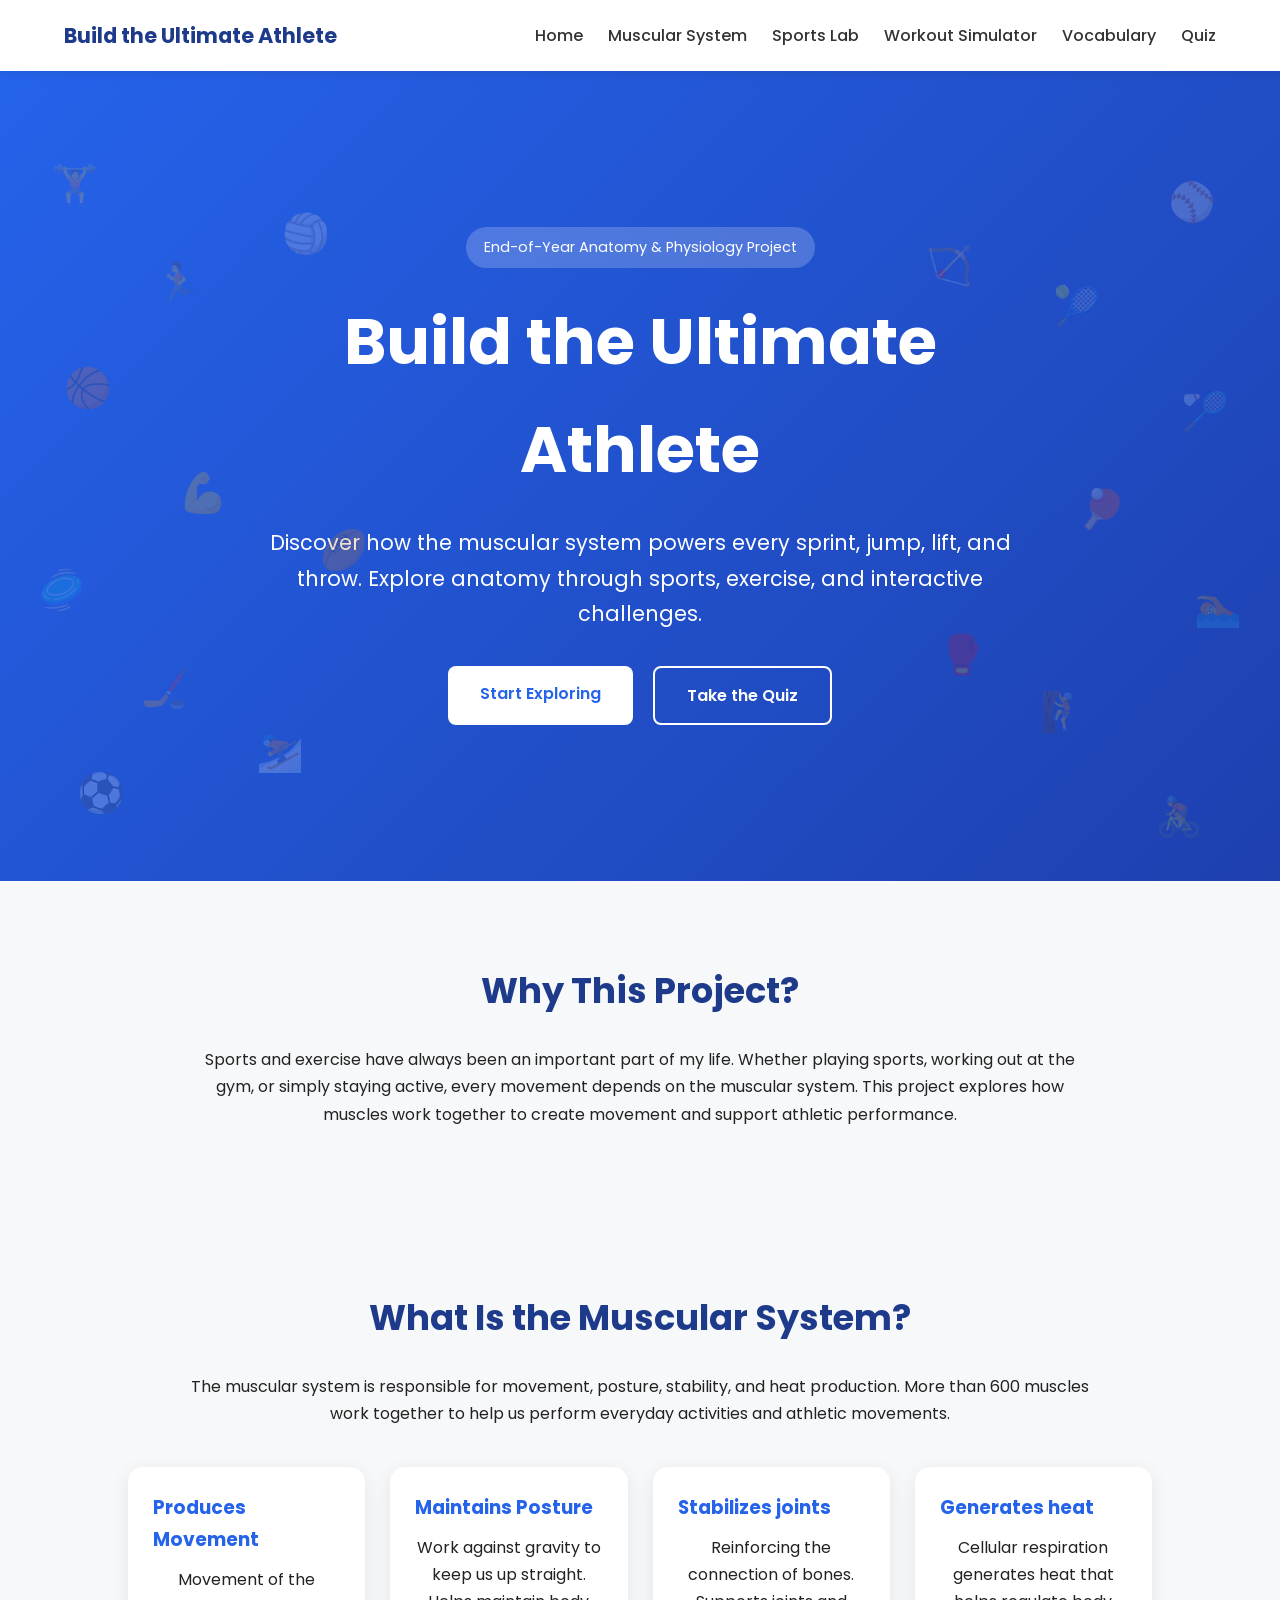
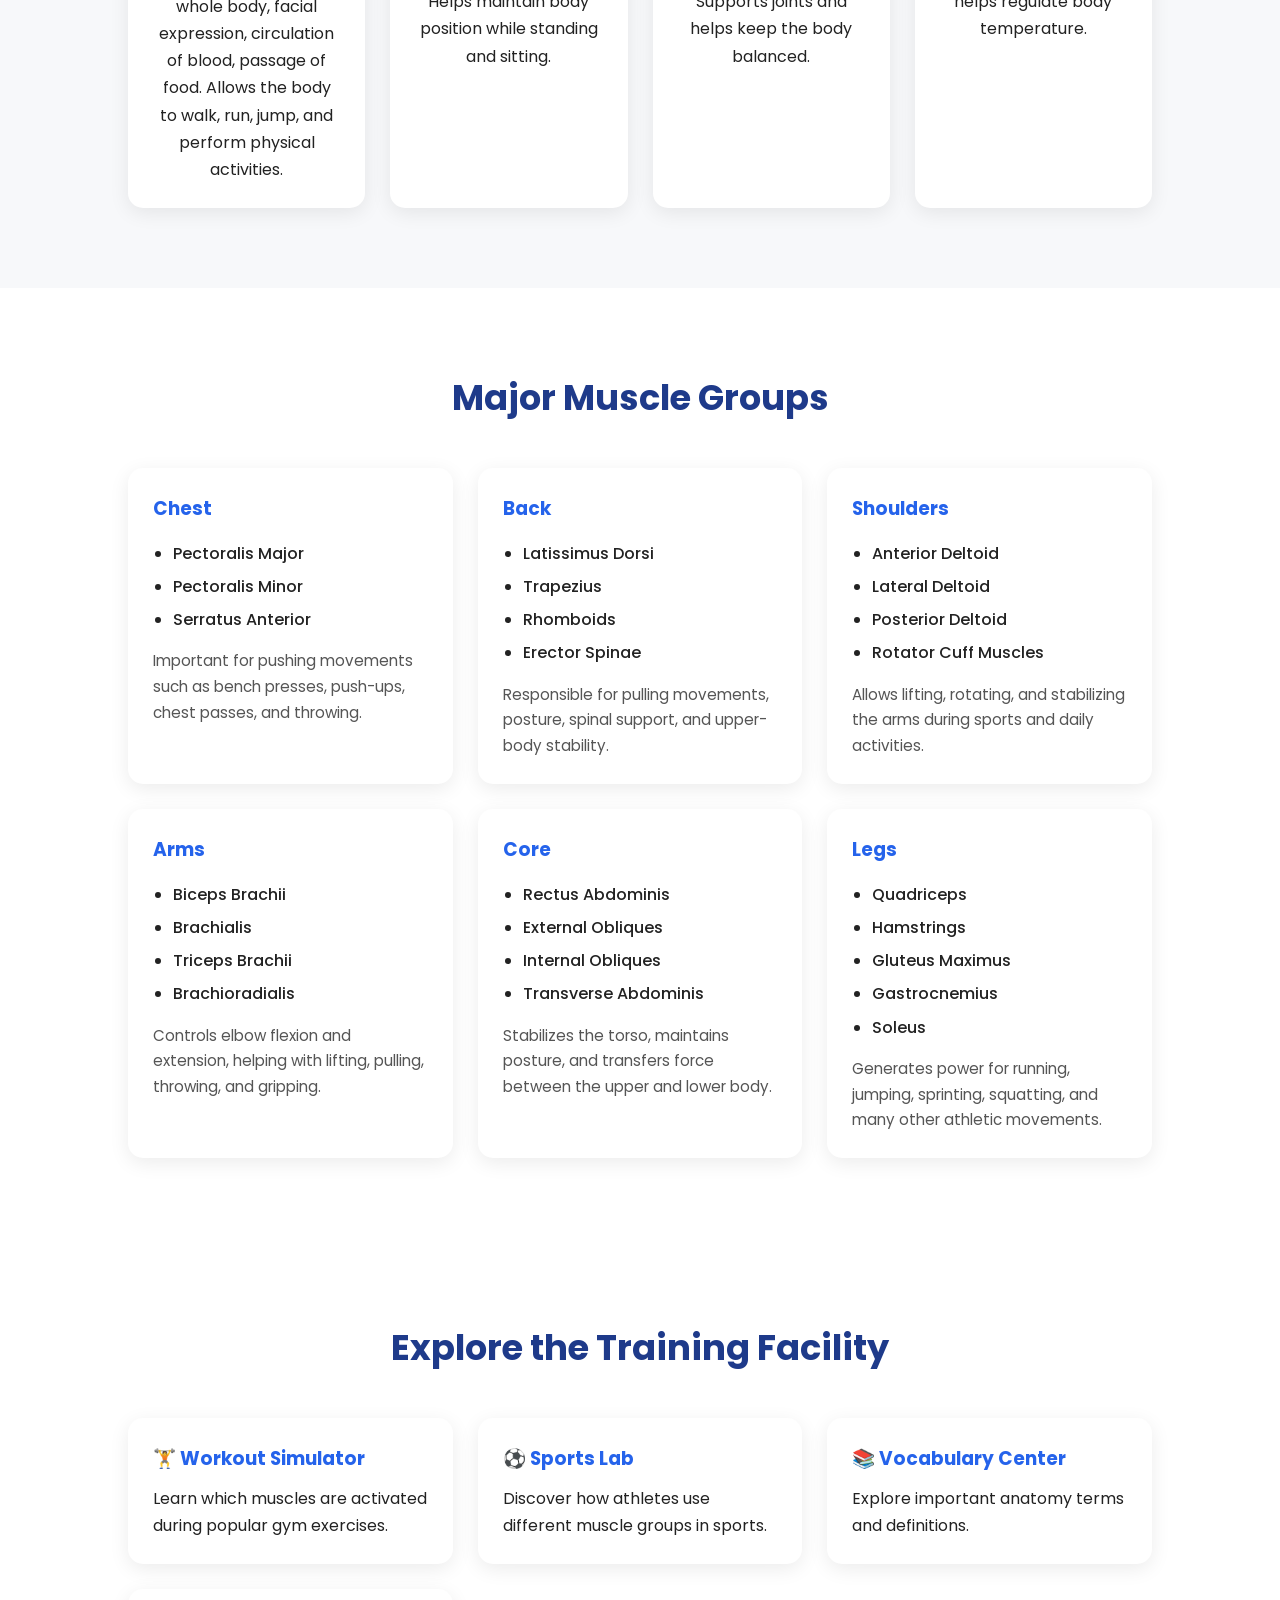
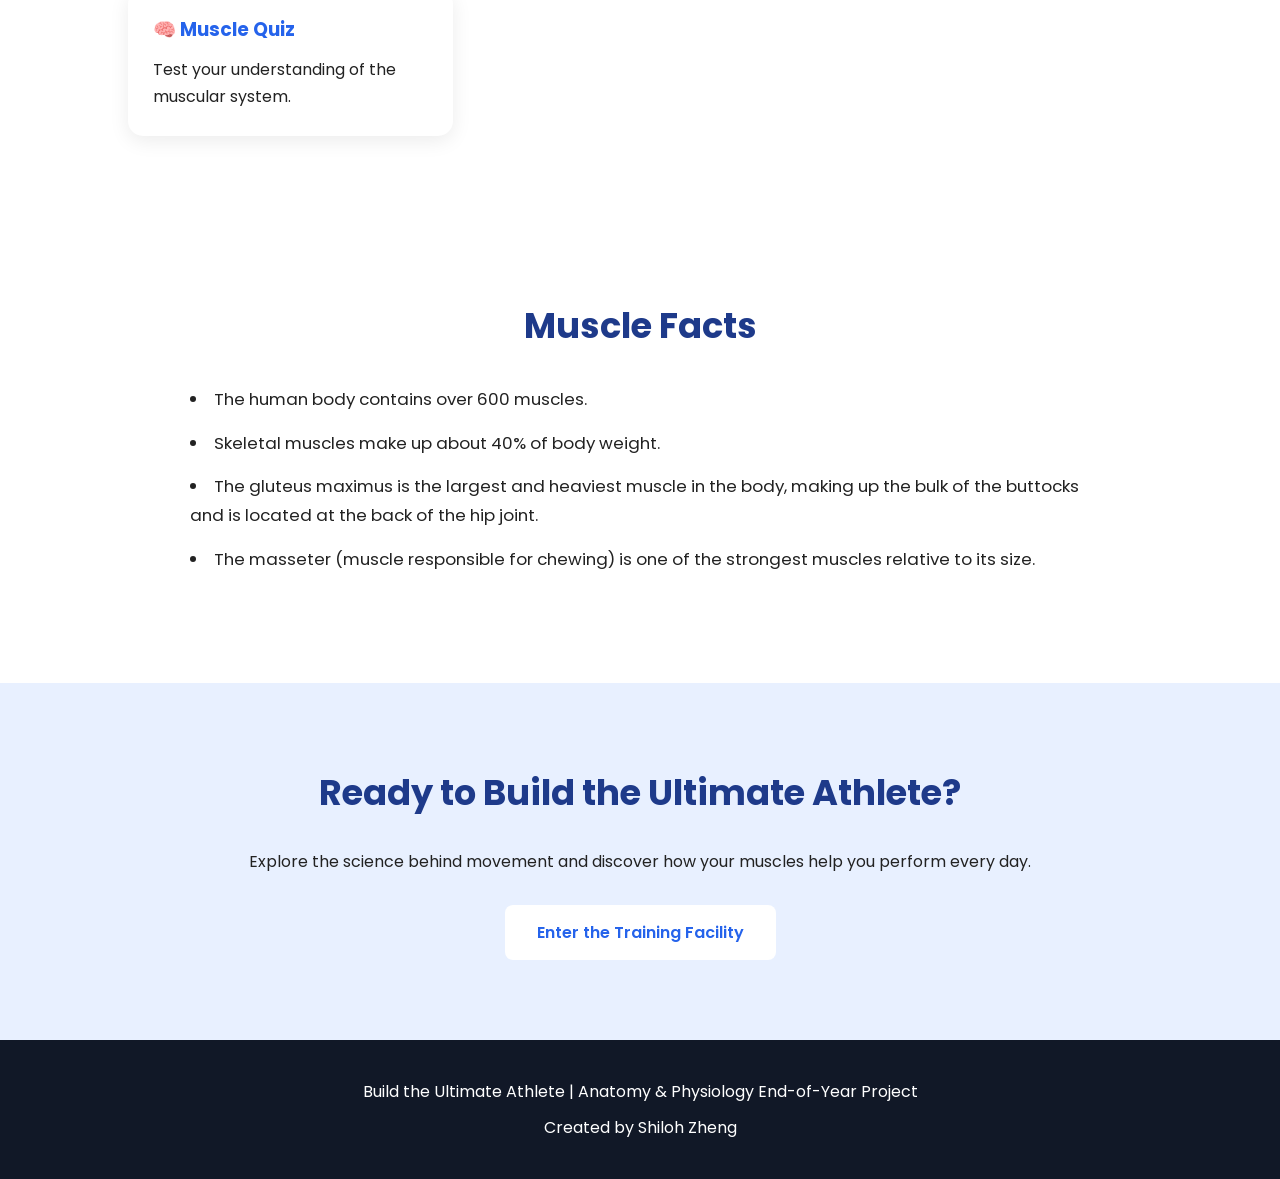
<file: index.html>
<!DOCTYPE html>
<html lang="en">
<head>
    <meta charset="UTF-8">
    <meta name="viewport" content="width=device-width, initial-scale=1.0">
    <title>Build the Ultimate Athlete</title>

    <link rel="stylesheet" href="css/style.css">
    <link rel="stylesheet" href="css/home.css">

    <link href="https://fonts.googleapis.com/css2?family=Poppins:wght@300;400;500;600;700&display=swap" rel="stylesheet">
</head>

<body>

    <header>
        <nav>
            <div class="logo">
                Build the Ultimate Athlete
            </div>

            <ul>
                <li><a href="index.html">Home</a></li>
                <li><a href="pages/muscular-system.html">Muscular System</a></li>
                <li><a href="pages/sports-lab.html">Sports Lab</a></li>
                <li><a href="pages/workout-simulator.html">Workout Simulator</a></li>
                <li><a href="pages/vocabulary.html">Vocabulary</a></li>
                <li><a href="pages/quiz.html">Quiz</a></li>
            </ul>
        </nav>
    </header>

    <section class="hero">

        <div class="hero-content">
        
            <span class="badge">
                End-of-Year Anatomy & Physiology Project
            </span>
        
            <h1>
                Build the Ultimate Athlete
            </h1>
        
            <p>
                Discover how the muscular system powers every sprint,
                jump, lift, and throw. Explore anatomy through sports,
                exercise, and interactive challenges.
            </p>
        
            <div class="hero-buttons">
                <a href="#overview" class="btn">
                    Start Exploring
                </a>
        
                <a href="pages/quiz.html" class="secondary-btn">
                    Take the Quiz
                </a>
            </div>
        
        </div>
        
        <div class="floating-icons-container">
            <div class="floating-icon icon-1">🏋️</div>   <div class="floating-icon icon-2">🏃</div>   <div class="floating-icon icon-3">🏀</div>   <div class="floating-icon icon-4">💪</div>   <div class="floating-icon icon-5">🥏</div>   <div class="floating-icon icon-6">🏒</div>   <div class="floating-icon icon-7">⚽</div>   <div class="floating-icon icon-8">🏐</div>   <div class="floating-icon icon-9">🏉</div>   <div class="floating-icon icon-10">⛷️</div>  <div class="floating-icon icon-11">⚾</div>  <div class="floating-icon icon-12">🎾</div>  <div class="floating-icon icon-13">🏸</div>  <div class="floating-icon icon-14">🏓</div>  <div class="floating-icon icon-15">🏊</div>  <div class="floating-icon icon-16">🧗</div>  <div class="floating-icon icon-17">🚴</div>  <div class="floating-icon icon-18">🏹</div>  <div class="floating-icon icon-19">🥊</div>  </div>
        
    </section>

    <section id="overview" class="about">

        <h2>Why This Project?</h2>

        <p>
            Sports and exercise have always been an important part of my life.
            Whether playing sports, working out at the gym, or simply staying
            active, every movement depends on the muscular system. This project
            explores how muscles work together to create movement and support
            athletic performance.
        </p>

    </section>

    <section class="functions">

        <h2>What Is the Muscular System?</h2>

        <p>
            The muscular system is responsible for movement, posture,
            stability, and heat production. More than 600 muscles work
            together to help us perform everyday activities and athletic
            movements.
        </p>

        <div class="function-cards">

            <div class="card">
                <h3>Produces Movement</h3>
                <p>Movement of the whole body, facial expression, circulation of blood, passage of food. Allows the body to walk, run, jump, and perform physical activities.</p>
            </div>

            <div class="card">
                <h3>Maintains Posture</h3>
                <p>Work against gravity to keep us up straight. Helps maintain body position while standing and sitting.</p>
            </div>

            <div class="card">
                <h3>Stabilizes joints</h3>
                <p>Reinforcing the connection of bones. Supports joints and helps keep the body balanced.</p>
            </div>

            <div class="card">
                <h3>Generates heat</h3>
                <p>Cellular respiration generates heat that helps regulate body temperature.</p>
            </div>

        </div>

    </section>

    <section class="muscles">

        <h2>Major Muscle Groups</h2>

        <div class="muscle-grid">
        
            <div class="muscle-card">
                <h3>Chest</h3>
        
                <ul>
                    <li>Pectoralis Major</li>
                    <li>Pectoralis Minor</li>
                    <li>Serratus Anterior</li>
                </ul>
        
                <p>
                    Important for pushing movements such as bench presses,
                    push-ups, chest passes, and throwing.
                </p>
            </div>
        
            <div class="muscle-card">
                <h3>Back</h3>
        
                <ul>
                    <li>Latissimus Dorsi</li>
                    <li>Trapezius</li>
                    <li>Rhomboids</li>
                    <li>Erector Spinae</li>
                </ul>
        
                <p>
                    Responsible for pulling movements, posture, spinal support,
                    and upper-body stability.
                </p>
            </div>
        
            <div class="muscle-card">
                <h3>Shoulders</h3>
        
                <ul>
                    <li>Anterior Deltoid</li>
                    <li>Lateral Deltoid</li>
                    <li>Posterior Deltoid</li>
                    <li>Rotator Cuff Muscles</li>
                </ul>
        
                <p>
                    Allows lifting, rotating, and stabilizing the arms during
                    sports and daily activities.
                </p>
            </div>
        
            <div class="muscle-card">
                <h3>Arms</h3>
        
                <ul>
                    <li>Biceps Brachii</li>
                    <li>Brachialis</li>
                    <li>Triceps Brachii</li>
                    <li>Brachioradialis</li>
                </ul>
        
                <p>
                    Controls elbow flexion and extension, helping with lifting,
                    pulling, throwing, and gripping.
                </p>
            </div>
        
            <div class="muscle-card">
                <h3>Core</h3>
        
                <ul>
                    <li>Rectus Abdominis</li>
                    <li>External Obliques</li>
                    <li>Internal Obliques</li>
                    <li>Transverse Abdominis</li>
                </ul>
        
                <p>
                    Stabilizes the torso, maintains posture, and transfers force
                    between the upper and lower body.
                </p>
            </div>
        
            <div class="muscle-card">
                <h3>Legs</h3>
        
                <ul>
                    <li>Quadriceps</li>
                    <li>Hamstrings</li>
                    <li>Gluteus Maximus</li>
                    <li>Gastrocnemius</li>
                    <li>Soleus</li>
                </ul>
        
                <p>
                    Generates power for running, jumping, sprinting, squatting,
                    and many other athletic movements.
                </p>
            </div>
        
        </div>

    </section>

    <section class="explore">

        <h2>Explore the Training Facility</h2>

        <div class="explore-grid">

            <div class="explore-card">
                <h3>🏋️ Workout Simulator</h3>
                <p>
                    Learn which muscles are activated during
                    popular gym exercises.
                </p>
            </div>

            <div class="explore-card">
                <h3>⚽ Sports Lab</h3>
                <p>
                    Discover how athletes use different muscle
                    groups in sports.
                </p>
            </div>

            <div class="explore-card">
                <h3>📚 Vocabulary Center</h3>
                <p>
                    Explore important anatomy terms and definitions.
                </p>
            </div>

            <div class="explore-card">
                <h3>🧠 Muscle Quiz</h3>
                <p>
                    Test your understanding of the muscular system.
                </p>
            </div>

        </div>

    </section>

    <section class="facts">

        <h2>Muscle Facts</h2>

        <ul>
            <li>The human body contains over 600 muscles.</li>
            <li>Skeletal muscles make up about 40% of body weight.</li>
            <li>The gluteus maximus is the largest and heaviest muscle in the body, making up the bulk of the buttocks and is located at the back of the hip joint.</li>
            <li>The masseter (muscle responsible for chewing) is one of the strongest muscles relative to its size.</li>
        </ul>

    </section>

    <section class="cta">

        <h2>Ready to Build the Ultimate Athlete?</h2>

        <p>
            Explore the science behind movement and discover how your muscles
            help you perform every day.
        </p>

        <a href="pages/muscular-system.html" class="btn">
            Enter the Training Facility
        </a>

    </section>

    <footer>

        <p>
            Build the Ultimate Athlete | Anatomy & Physiology End-of-Year Project
        </p>

        <p>
            Created by Shiloh Zheng
        </p>

    </footer>

    <script src="js/main.js"></script>

</body>
</html>
</file>
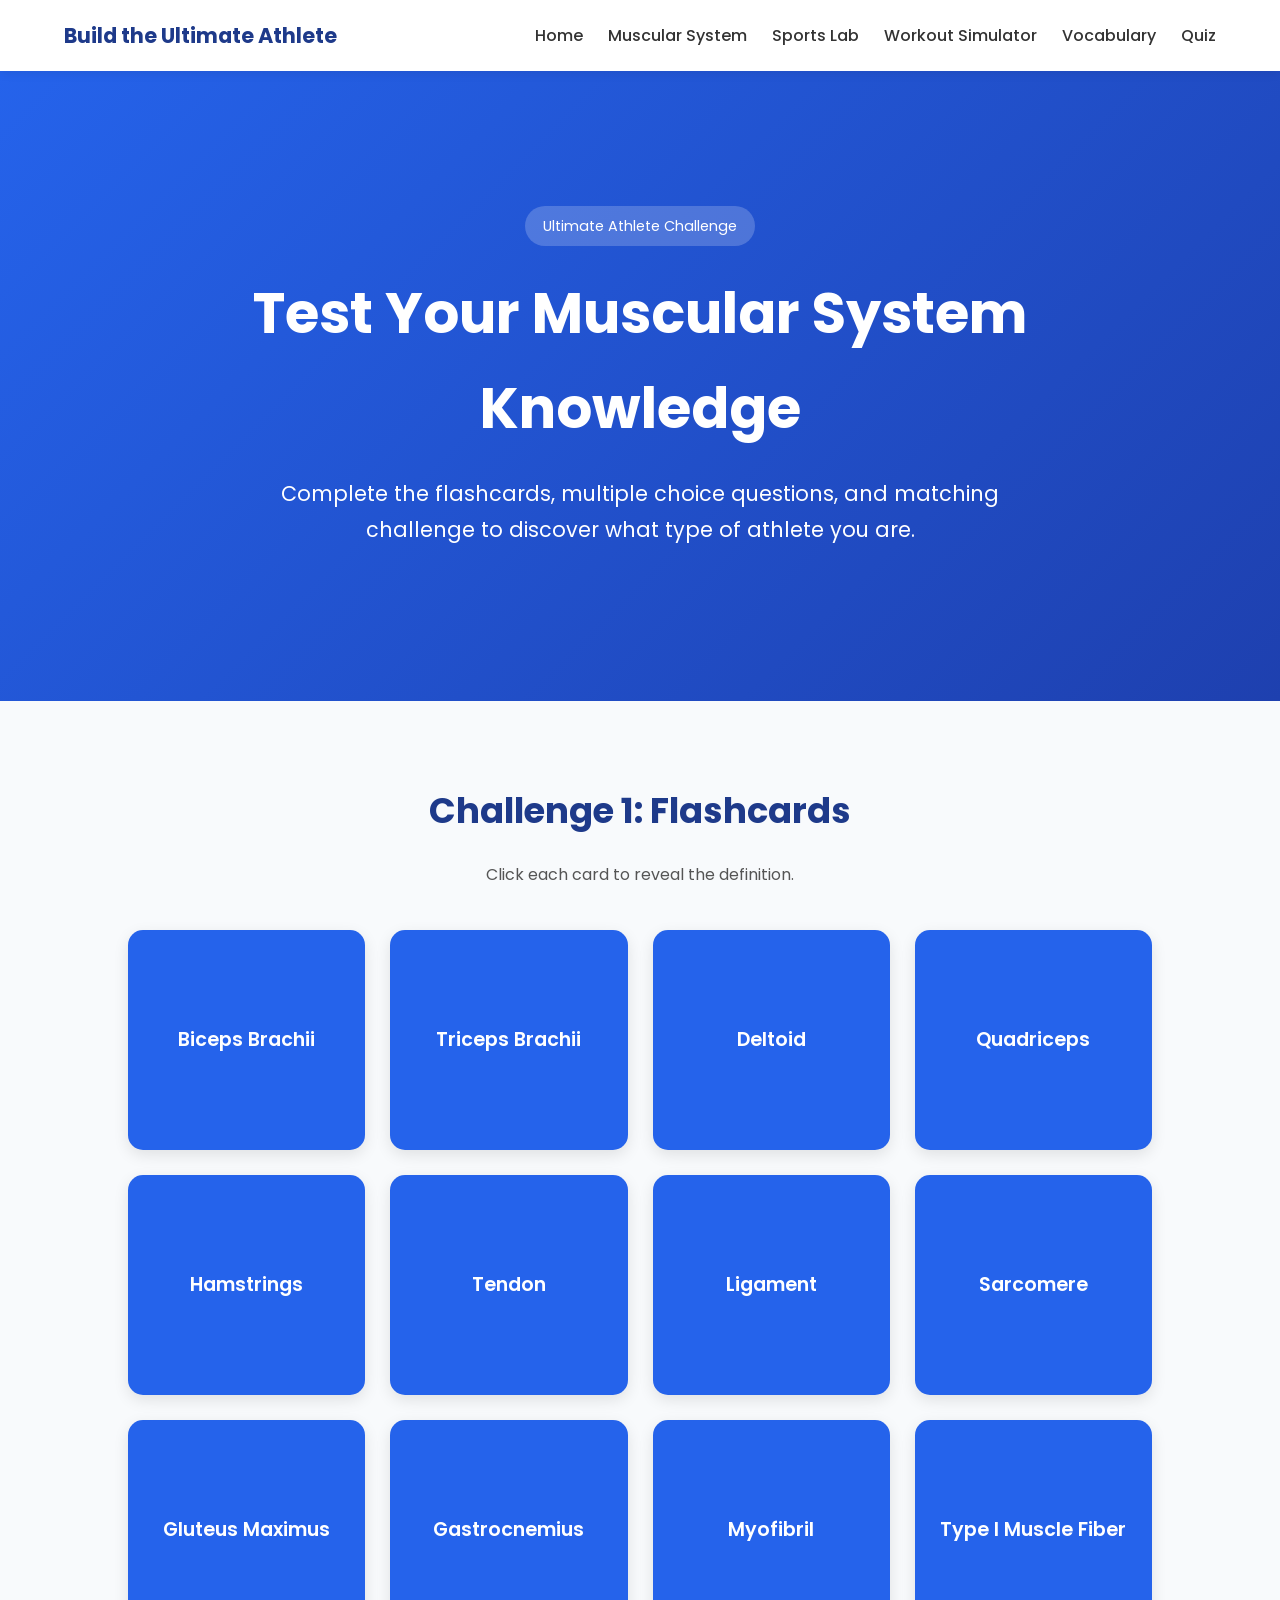
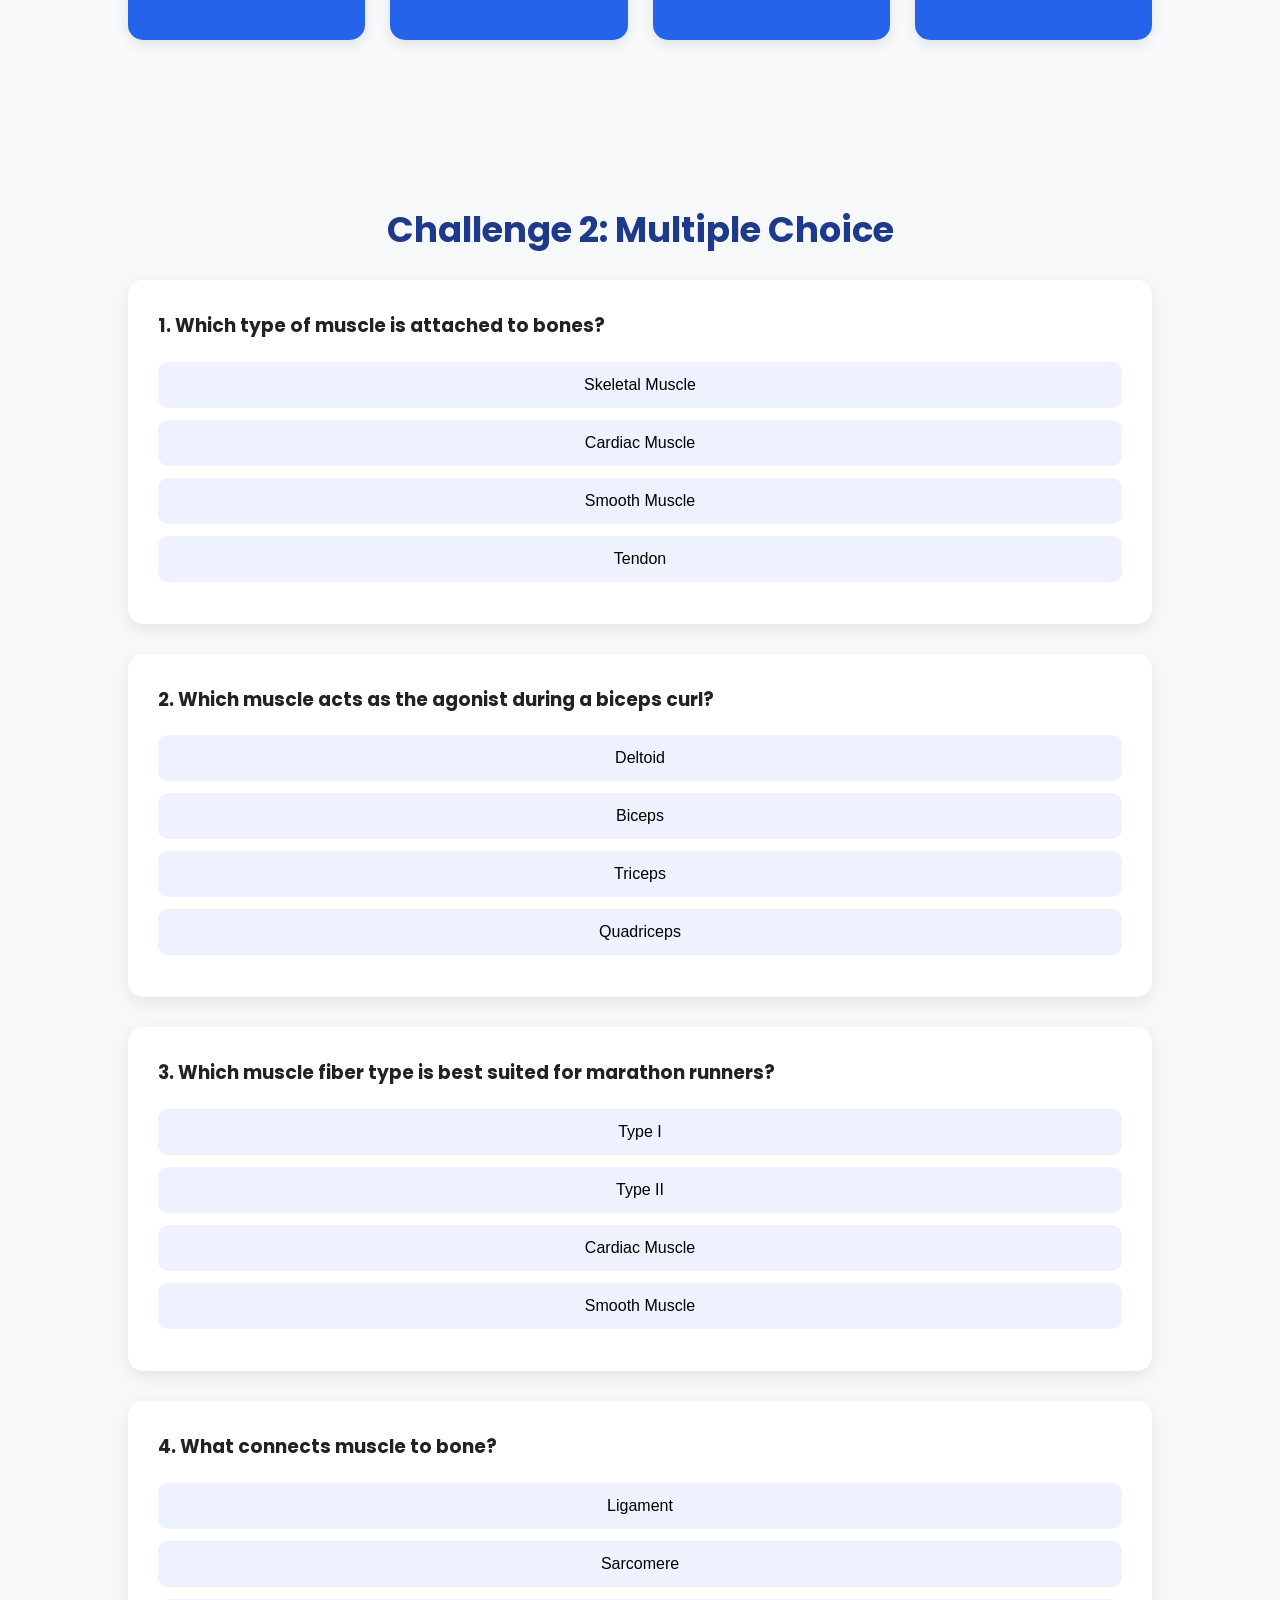
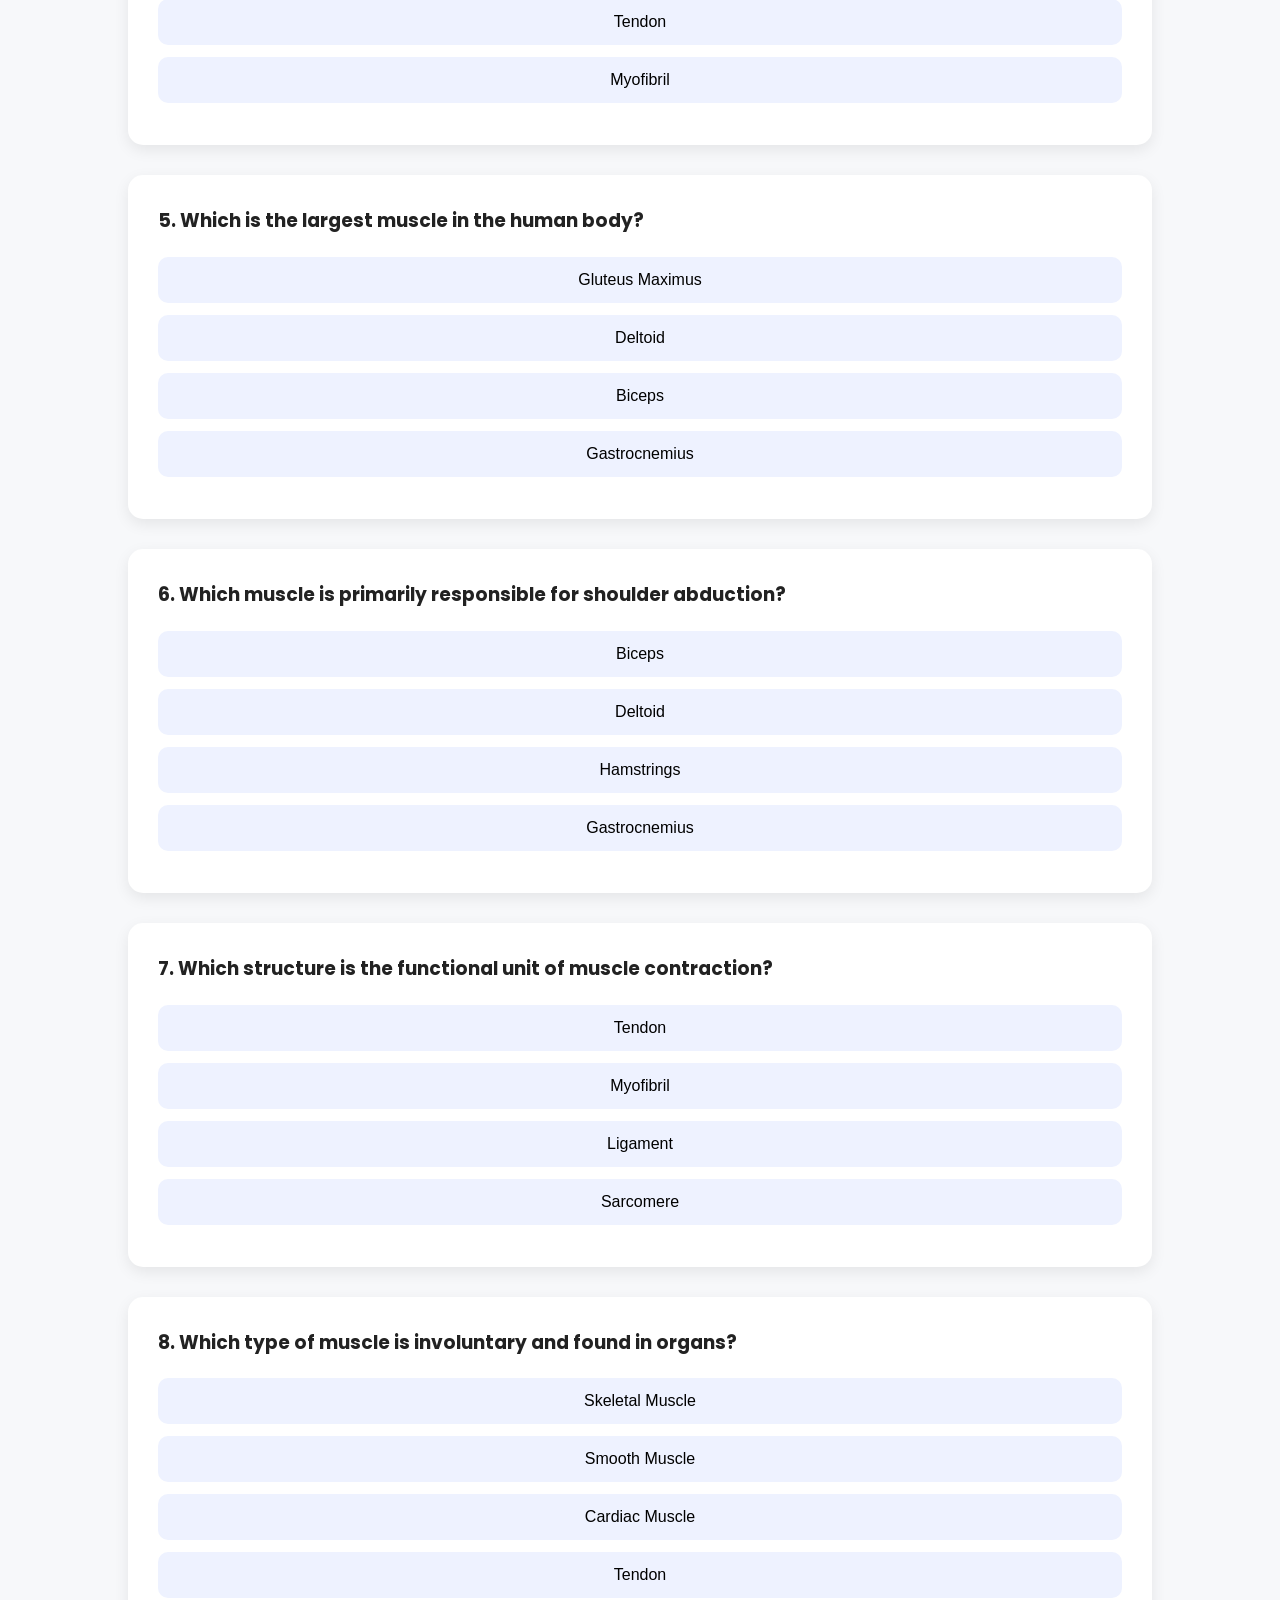
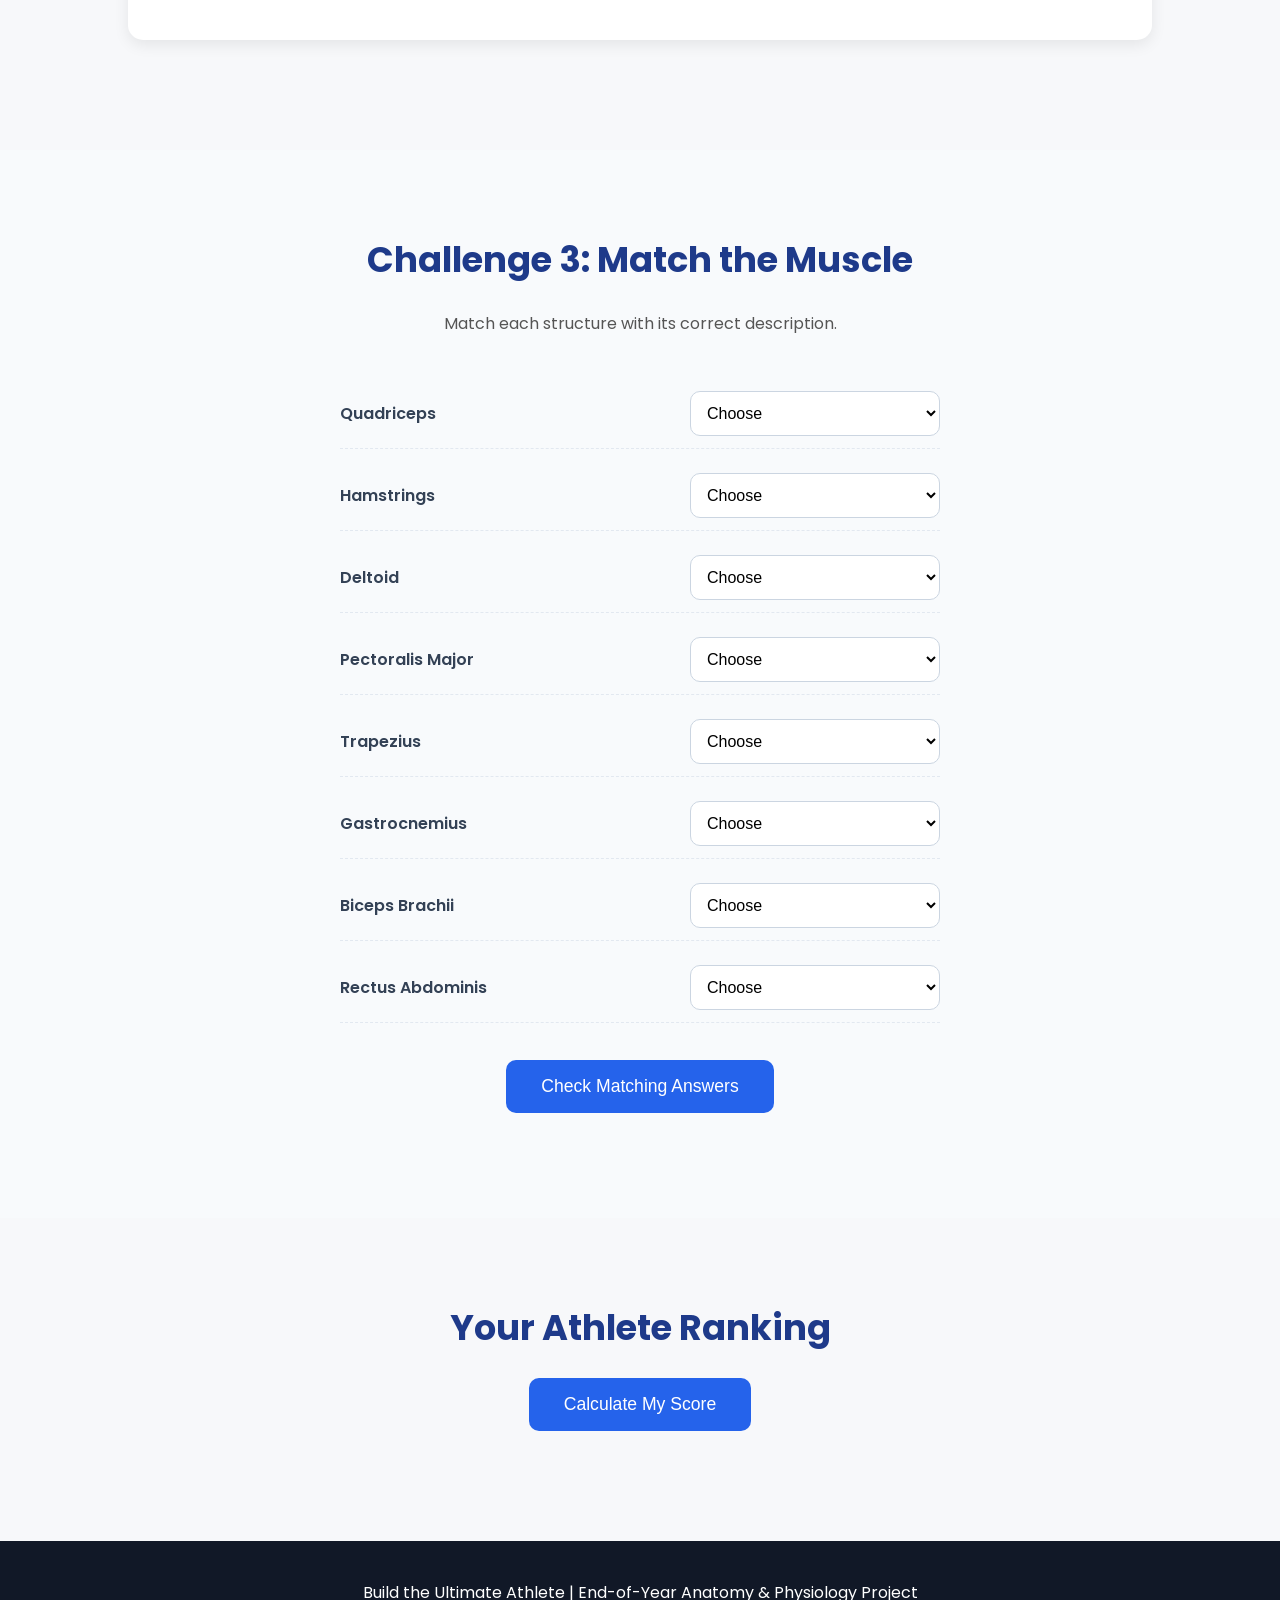
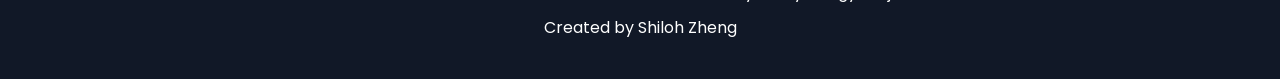
<file: pages/quiz.html>
<!DOCTYPE html>
<html lang="en">

<head>

    <meta charset="UTF-8">
    <meta name="viewport" content="width=device-width, initial-scale=1.0">

    <title>Quiz Center | Build the Ultimate Athlete</title>

    <link rel="stylesheet" href="../css/style.css">
    <link rel="stylesheet" href="../css/quiz.css">

    <link href="https://fonts.googleapis.com/css2?family=Poppins:wght@300;400;500;600;700&display=swap" rel="stylesheet">

</head>

<body>

    <header>

        <nav>

            <div class="logo">
                Build the Ultimate Athlete
            </div>

            <ul>
                <li><a href="../index.html">Home</a></li>
                <li><a href="muscular-system.html">Muscular System</a></li>
                <li><a href="sports-lab.html">Sports Lab</a></li>
                <li><a href="workout-simulator.html">Workout Simulator</a></li>
                <li><a href="vocabulary.html">Vocabulary</a></li>
                <li><a href="quiz.html">Quiz</a></li>
            </ul>

        </nav>

    </header>

    <section class="hero">

        <div class="hero-content">

            <span class="badge">
                Ultimate Athlete Challenge
            </span>

            <h1>
                Test Your Muscular System Knowledge
            </h1>

            <p>
                Complete the flashcards, multiple choice questions,
                and matching challenge to discover what type of athlete
                you are.
            </p>

        </div>

    </section>

    <section class="flashcards-section">

        <h2>Challenge 1: Flashcards</h2>

        <p>
            Click each card to reveal the definition.
        </p>

        <div class="flashcard-grid">

            <div class="flashcard">
                <div class="flashcard-inner">
                    <div class="flashcard-front">Biceps Brachii</div>
                    <div class="flashcard-back">A muscle on the front of the upper arm responsible for elbow flexion.</div>
                </div>
            </div>

            <div class="flashcard">
                <div class="flashcard-inner">
                    <div class="flashcard-front">Triceps Brachii</div>
                    <div class="flashcard-back">A muscle on the back of the upper arm responsible for elbow extension.</div>
                </div>
            </div>

            <div class="flashcard">
                <div class="flashcard-inner">
                    <div class="flashcard-front">Deltoid</div>
                    <div class="flashcard-back">The primary shoulder muscle responsible for lifting and rotating the arm.</div>
                </div>
            </div>

            <div class="flashcard">
                <div class="flashcard-inner">
                    <div class="flashcard-front">Quadriceps</div>
                    <div class="flashcard-back">A group of four muscles on the front of the thigh that extend the knee.</div>
                </div>
            </div>

            <div class="flashcard">
                <div class="flashcard-inner">
                    <div class="flashcard-front">Hamstrings</div>
                    <div class="flashcard-back">A group of muscles on the back of the thigh that flex the knee.</div>
                </div>
            </div>

            <div class="flashcard">
                <div class="flashcard-inner">
                    <div class="flashcard-front">Tendon</div>
                    <div class="flashcard-back">A strong connective tissue that attaches muscle to bone.</div>
                </div>
            </div>

            <div class="flashcard">
                <div class="flashcard-inner">
                    <div class="flashcard-front">Ligament</div>
                    <div class="flashcard-back">A connective tissue that connects bone to bone.</div>
                </div>
            </div>

            <div class="flashcard">
                <div class="flashcard-inner">
                    <div class="flashcard-front">Sarcomere</div>
                    <div class="flashcard-back">The smallest functional unit responsible for muscle contraction.</div>
                </div>
            </div>

            <div class="flashcard">
                <div class="flashcard-inner">
                    <div class="flashcard-front">Gluteus Maximus</div>
                    <div class="flashcard-back">
                        The largest muscle in the body that generates power for running and jumping.
                    </div>
                </div>
            </div>
            
            <div class="flashcard">
                <div class="flashcard-inner">
                    <div class="flashcard-front">Gastrocnemius</div>
                    <div class="flashcard-back">
                        The major calf muscle responsible for pushing the body forward.
                    </div>
                </div>
            </div>
            
            <div class="flashcard">
                <div class="flashcard-inner">
                    <div class="flashcard-front">Myofibril</div>
                    <div class="flashcard-back">
                        A threadlike structure inside muscle fibers that contains contractile proteins.
                    </div>
                </div>
            </div>
            
            <div class="flashcard">
                <div class="flashcard-inner">
                    <div class="flashcard-front">Type I Muscle Fiber</div>
                    <div class="flashcard-back">
                        A slow-twitch fiber specialized for endurance activities.
                    </div>
                </div>
            </div>

        </div>

    </section>

    <section class="mcq-section">

        <h2>Challenge 2: Multiple Choice</h2>

        <div class="question">

            <h3>1. Which type of muscle is attached to bones?</h3>

            <button onclick="checkAnswer(this,true,'Skeletal muscles attach to bones using tendons and create voluntary movement.')">
                Skeletal Muscle
            </button>

            <button onclick="checkAnswer(this,false,'Cardiac muscle is found only in the heart.')">
                Cardiac Muscle
            </button>

            <button onclick="checkAnswer(this,false,'Smooth muscle is found in organs such as the stomach and intestines.')">
                Smooth Muscle
            </button>

            <button onclick="checkAnswer(this,false,'A tendon is connective tissue, not a muscle.')">
                Tendon
            </button>

            <div class="feedback"></div>

        </div>

        <div class="question">

            <h3>2. Which muscle acts as the agonist during a biceps curl?</h3>

            <button onclick="checkAnswer(this,false,'The deltoid is primarily a shoulder muscle.')">
                Deltoid
            </button>

            <button onclick="checkAnswer(this,true,'The biceps is the primary muscle producing the movement.')">
                Biceps
            </button>

            <button onclick="checkAnswer(this,false,'The triceps acts as the antagonist during a curl.')">
                Triceps
            </button>

            <button onclick="checkAnswer(this,false,'Quadriceps are located in the thigh.')">
                Quadriceps
            </button>

            <div class="feedback"></div>

        </div>

        <div class="question">

            <h3>3. Which muscle fiber type is best suited for marathon runners?</h3>

            <button onclick="checkAnswer(this,true,'Type I fibers resist fatigue and support endurance activities.')">
                Type I
            </button>

            <button onclick="checkAnswer(this,false,'Type II fibers are specialized for power and speed.')">
                Type II
            </button>

            <button onclick="checkAnswer(this,false,'Cardiac muscle is found only in the heart.')">
                Cardiac Muscle
            </button>

            <button onclick="checkAnswer(this,false,'Smooth muscle is found in organs.')">
                Smooth Muscle
            </button>

            <div class="feedback"></div>

        </div>

        <div class="question">

            <h3>4. What connects muscle to bone?</h3>

            <button onclick="checkAnswer(this,false,'Ligaments connect bone to bone.')">
                Ligament
            </button>

            <button onclick="checkAnswer(this,false,'Sarcomeres are microscopic contractile units.')">
                Sarcomere
            </button>

            <button onclick="checkAnswer(this,true,'Tendons connect muscles to bones.')">
                Tendon
            </button>

            <button onclick="checkAnswer(this,false,'Myofibrils are structures inside muscle fibers.')">
                Myofibril
            </button>

            <div class="feedback"></div>

        </div>

        <div class="question">

            <h3>5. Which is the largest muscle in the human body?</h3>

            <button onclick="checkAnswer(this,true,'The gluteus maximus is the largest muscle in the human body.')">
                Gluteus Maximus
            </button>

            <button onclick="checkAnswer(this,false,'The deltoid is much smaller and located in the shoulder.')">
                Deltoid
            </button>

            <button onclick="checkAnswer(this,false,'The biceps is located in the upper arm.')">
                Biceps
            </button>

            <button onclick="checkAnswer(this,false,'The gastrocnemius is a calf muscle.')">
                Gastrocnemius
            </button>

            <div class="feedback"></div>

        </div>

        <div class="question">

            <h3>6. Which muscle is primarily responsible for shoulder abduction?</h3>
            
            <button onclick="checkAnswer(this,false,'The biceps flexes the elbow.')">
            Biceps
            </button>
            
            <button onclick="checkAnswer(this,true,'The deltoid is the primary shoulder abductor.')">
            Deltoid
            </button>
            
            <button onclick="checkAnswer(this,false,'The hamstrings are located in the thigh.')">
            Hamstrings
            </button>
            
            <button onclick="checkAnswer(this,false,'The gastrocnemius is a calf muscle.')">
            Gastrocnemius
            </button>
            
            <div class="feedback"></div>
            
        </div>

        <div class="question">

            <h3>7. Which structure is the functional unit of muscle contraction?</h3>
            
            <button onclick="checkAnswer(this,false,'Tendons connect muscle to bone.')">
            Tendon
            </button>
            
            <button onclick="checkAnswer(this,false,'Myofibrils contain many sarcomeres.')">
            Myofibril
            </button>
            
            <button onclick="checkAnswer(this,false,'Ligaments connect bone to bone.')">
            Ligament
            </button>
            
            <button onclick="checkAnswer(this,true,'Sarcomeres shorten during contraction.')">
            Sarcomere
            </button>
            
            <div class="feedback"></div>
            
        </div>

        <div class="question">

            <h3>8. Which type of muscle is involuntary and found in organs?</h3>
            
            <button onclick="checkAnswer(this,false,'Skeletal muscle is voluntary.')">
            Skeletal Muscle
            </button>
            
            <button onclick="checkAnswer(this,true,'Smooth muscle lines organs and blood vessels.')">
            Smooth Muscle
            </button>
            
            <button onclick="checkAnswer(this,false,'Cardiac muscle is found only in the heart.')">
            Cardiac Muscle
            </button>
            
            <button onclick="checkAnswer(this,false,'Tendons are connective tissue.')">
            Tendon
            </button>
            
            <div class="feedback"></div>
            
        </div>

    </section>

    <section class="matching-section">

        <h2>Challenge 3: Match the Muscle</h2>

        <p>
            Match each structure with its correct description.
        </p>

        <div class="match-row">
            <label>Quadriceps</label>
            <select id="match1">
                <option value="">Choose</option>
                <option value="chest">Chest</option>
                <option value="calf">Calf</option>
                <option value="front-thigh">Front of Thigh</option>
                <option value="upper-arm">Upper Arm</option>
                <option value="shoulder">Shoulder</option>
                <option value="back-thigh">Back of Thigh</option>
                <option value="abdomen">Abdomen</option>
                <option value="upper-back">Upper Back</option>
            </select>
        </div>

        <div class="match-row">
            <label>Hamstrings</label>
            <select id="match2">
                <option value="">Choose</option>
                <option value="upper-arm">Upper Arm</option>
                <option value="shoulder">Shoulder</option>
                <option value="abdomen">Abdomen</option>
                <option value="front-thigh">Front of Thigh</option>
                <option value="upper-back">Upper Back</option>
                <option value="back-thigh">Back of Thigh</option>
                <option value="chest">Chest</option>
                <option value="calf">Calf</option>
            </select>
        </div>

        <div class="match-row">
            <label>Deltoid</label>
            <select id="match3">
                <option value="">Choose</option>
                <option value="back-thigh">Back of Thigh</option>
                <option value="upper-back">Upper Back</option>
                <option value="chest">Chest</option>
                <option value="calf">Calf</option>
                <option value="shoulder">Shoulder</option>
                <option value="front-thigh">Front of Thigh</option>
                <option value="abdomen">Abdomen</option>
                <option value="upper-arm">Upper Arm</option>
            </select>
        </div>

        <div class="match-row">
            <label>Pectoralis Major</label>
            <select id="match4">
                <option value="">Choose</option>
                <option value="abdomen">Abdomen</option>
                <option value="front-thigh">Front of Thigh</option>
                <option value="chest">Chest</option>
                <option value="upper-arm">Upper Arm</option>
                <option value="back-thigh">Back of Thigh</option>
                <option value="upper-back">Upper Back</option>
                <option value="shoulder">Shoulder</option>
                <option value="calf">Calf</option>
            </select>
        </div>

        <div class="match-row">
            <label>Trapezius</label>
            <select id="match5">
                <option value="">Choose</option>
                <option value="calf">Calf</option>
                <option value="upper-back">Upper Back</option>
                <option value="front-thigh">Front of Thigh</option>
                <option value="shoulder">Shoulder</option>
                <option value="chest">Chest</option>
                <option value="upper-arm">Upper Arm</option>
                <option value="back-thigh">Back of Thigh</option>
                <option value="abdomen">Abdomen</option>
            </select>
        </div>

        <div class="match-row">
            <label>Gastrocnemius</label>
            <select id="match6">
                <option value="">Choose</option>
                <option value="front-thigh">Front of Thigh</option>
                <option value="back-thigh">Back of Thigh</option>
                <option value="upper-arm">Upper Arm</option>
                <option value="calf">Calf</option>
                <option value="abdomen">Abdomen</option>
                <option value="shoulder">Shoulder</option>
                <option value="upper-back">Upper Back</option>
                <option value="chest">Chest</option>
            </select>
        </div>

        <div class="match-row">
            <label>Biceps Brachii</label>
            <select id="match7">
                <option value="">Choose</option>
                <option value="shoulder">Shoulder</option>
                <option value="chest">Chest</option>
                <option value="upper-back">Upper Back</option>
                <option value="abdomen">Abdomen</option>
                <option value="upper-arm">Upper Arm</option>
                <option value="calf">Calf</option>
                <option value="back-thigh">Back of Thigh</option>
                <option value="front-thigh">Front of Thigh</option>
            </select>
        </div>

        <div class="match-row">
            <label>Rectus Abdominis</label>
            <select id="match8">
                <option value="">Choose</option>
                <option value="back-thigh">Back of Thigh</option>
                <option value="upper-arm">Upper Arm</option>
                <option value="abdomen">Abdomen</option>
                <option value="chest">Chest</option>
                <option value="upper-back">Upper Back</option>
                <option value="front-thigh">Front of Thigh</option>
                <option value="calf">Calf</option>
                <option value="shoulder">Shoulder</option>
            </select>
        </div>

        <button class="check-btn" onclick="checkMatching()">
            Check Matching Answers
        </button>

        <div id="matching-result"></div>

    </section>

    <section class="score-section">

        <h2>Your Athlete Ranking</h2>

        <button class="score-btn" onclick="showFinalScore()">
            Calculate My Score
        </button>

        <div id="final-score"></div>

        <div id="certificate"></div>

    </section>

    <footer>

        <p>
            Build the Ultimate Athlete | End-of-Year Anatomy & Physiology Project
        </p>

        <p>
            Created by Shiloh Zheng
        </p>

    </footer>

    <script src="../js/main.js"></script>
    <script src="../js/quiz.js"></script>

    <script>
        window.addEventListener('DOMContentLoaded', () => {
            if (typeof window.checkAnswer === 'function') {
                const originalCheckAnswer = window.checkAnswer;
                
                window.checkAnswer = function(buttonElement, isCorrect, explanationText) {
                    // 先执行原始的判断和基础反馈生成
                    originalCheckAnswer(buttonElement, isCorrect, explanationText);
                    
                    // 如果答错，则进行文本内容增强补充
                    if (!isCorrect) {
                        const questionContainer = buttonElement.closest('.question');
                        if (questionContainer) {
                            // 遍历当前题目里的所有按钮，找出带有 true 的那个正确答案按钮
                            const buttons = questionContainer.querySelectorAll('button');
                            let correctAnswerText = '';
                            
                            buttons.forEach(btn => {
                                const onclickAttr = btn.getAttribute('onclick') || '';
                                if (onclickAttr.includes('true,')) {
                                    correctAnswerText = btn.textContent.trim();
                                }
                            });
                            
                            // 获取到反馈显示框，并追加正确的答案指引
                            const feedbackDiv = questionContainer.querySelector('.feedback');
                            if (feedbackDiv && correctAnswerText) {
                                feedbackDiv.innerHTML = `<strong>❌ Incorrect.</strong> The correct answer is <strong>${correctAnswerText}</strong>.<br><span style="margin-top: 5px; display: inline-block;">${explanationText}</span>`;
                            }
                        }
                    }
                };
            }
        });
    </script>

</body>

</html>
</file>
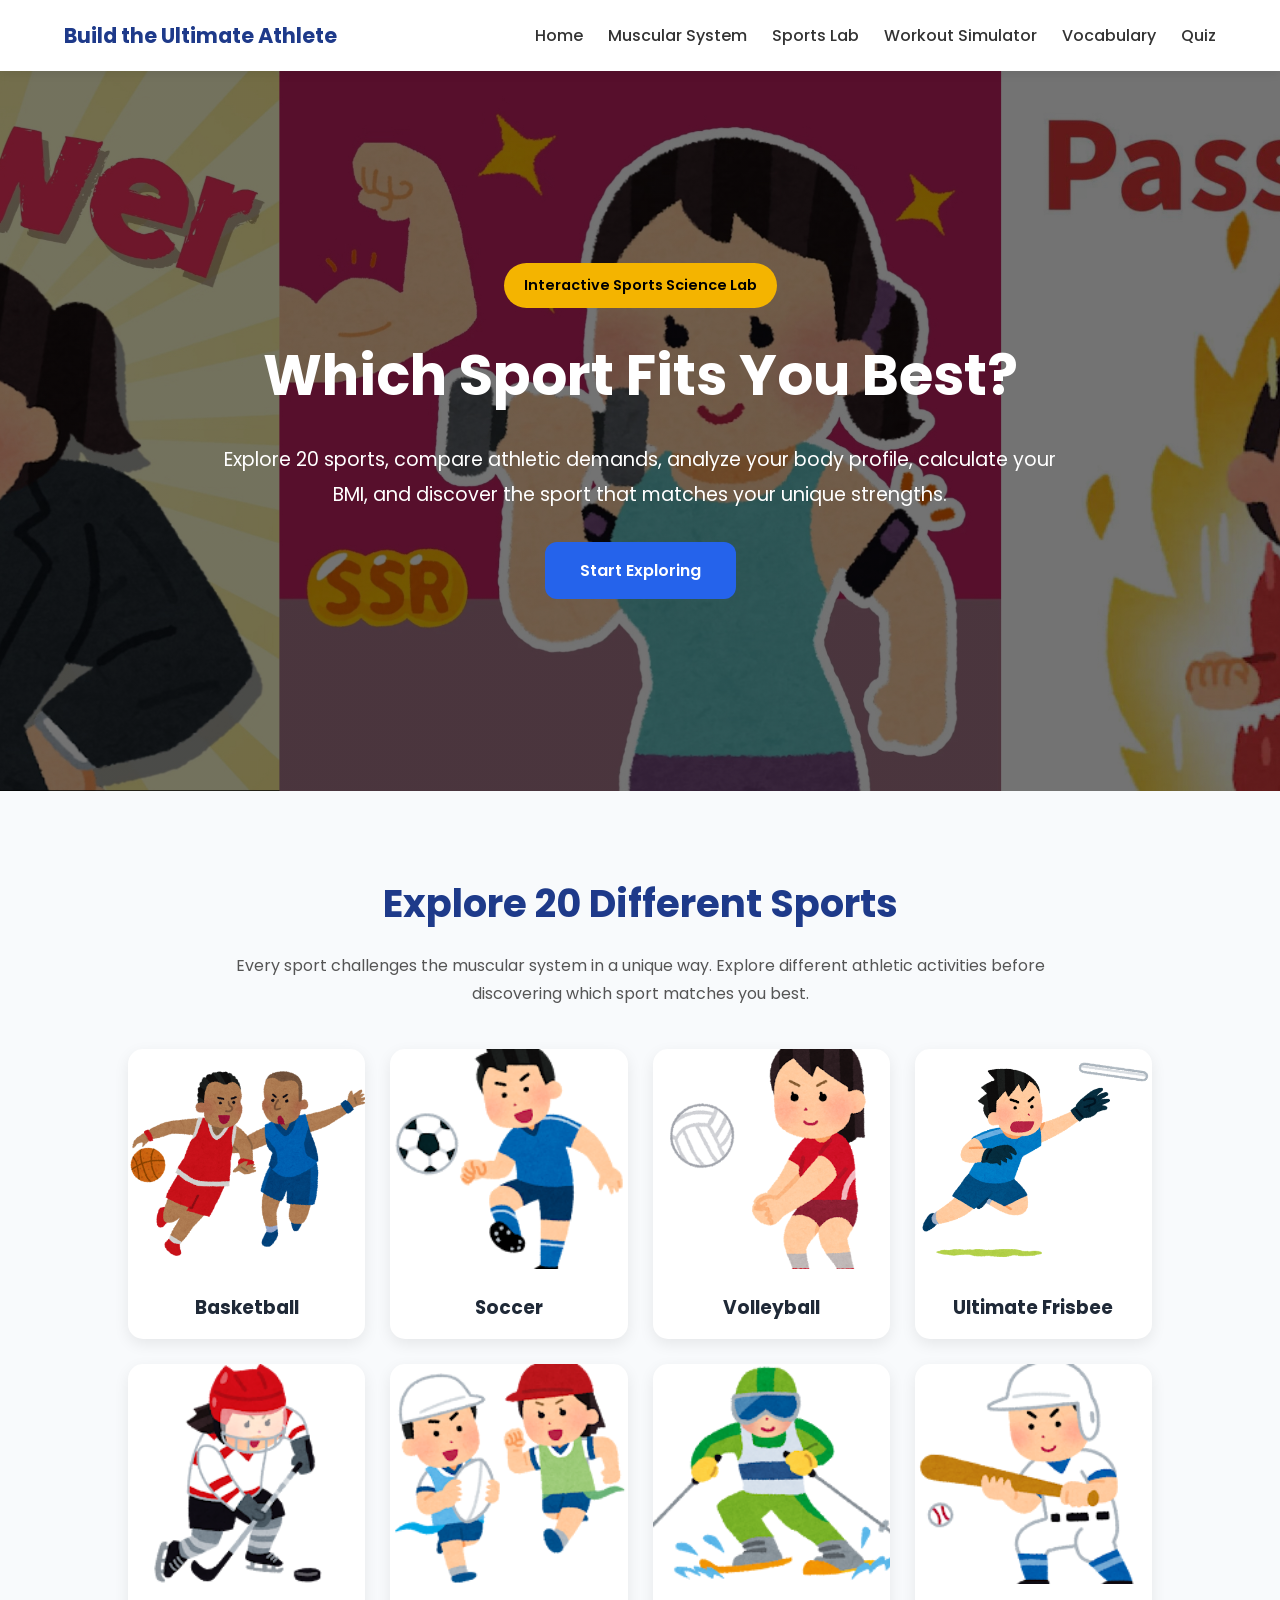
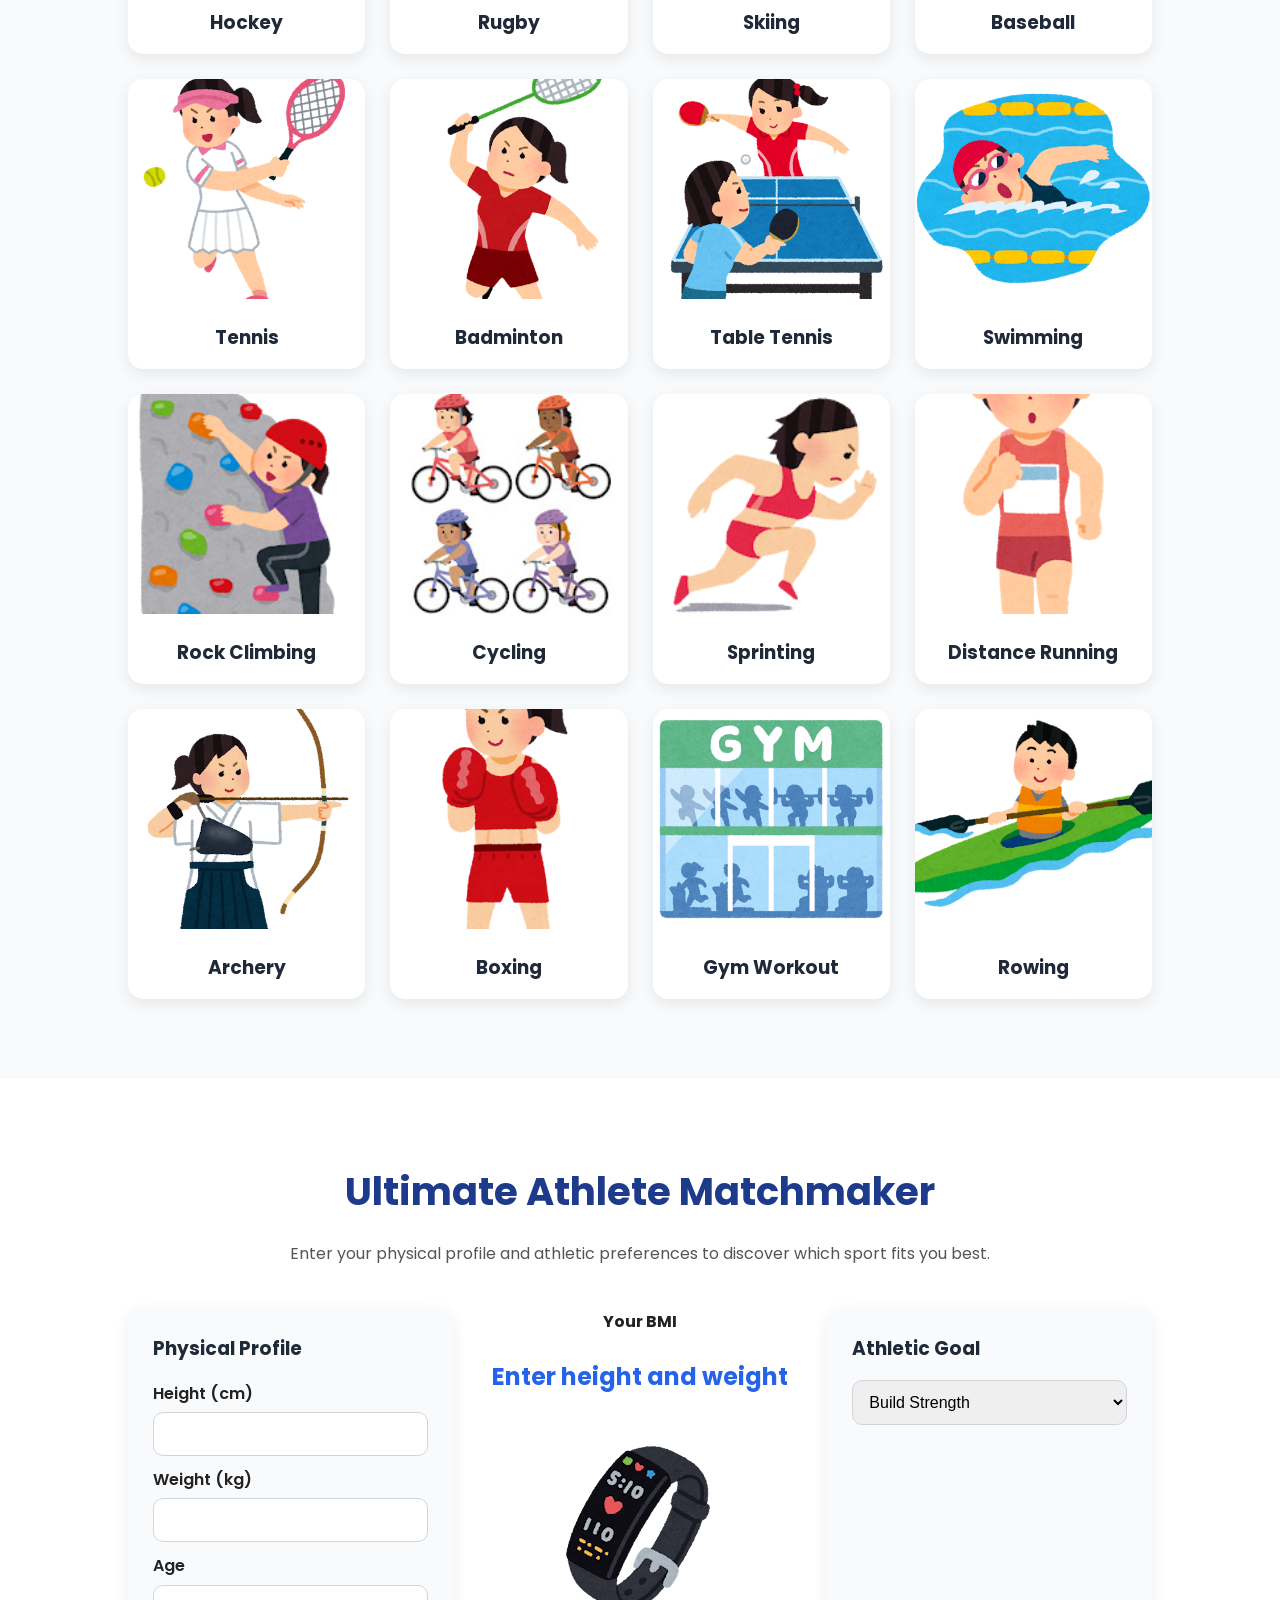
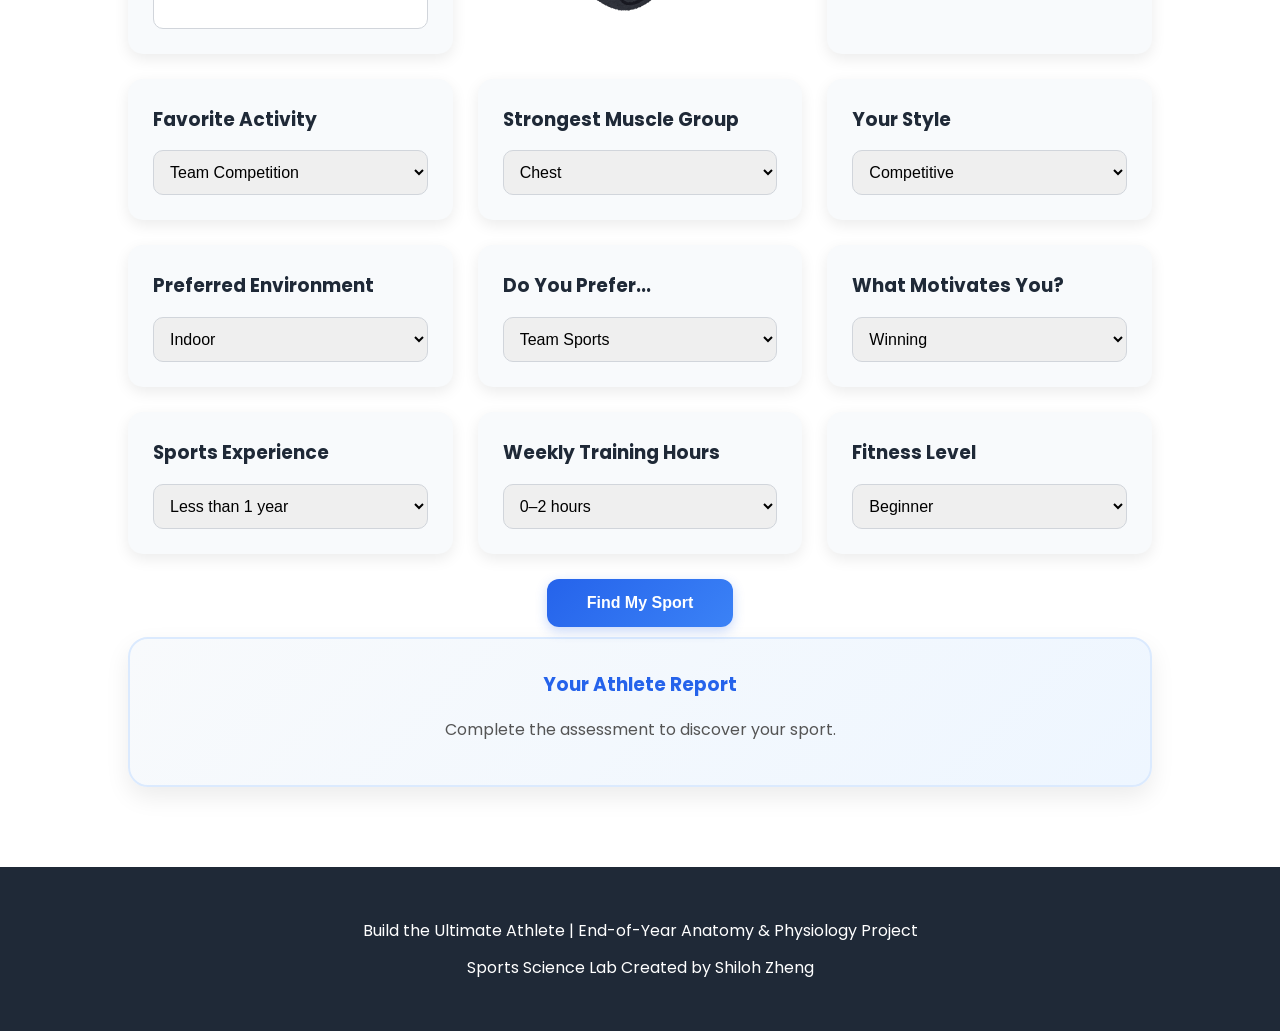
<file: pages/sports-lab.html>
<!DOCTYPE html>
<html lang="en">

<head>

    <meta charset="UTF-8">

    <meta name="viewport"
          content="width=device-width, initial-scale=1.0">

    <title>
        Sports Lab | Build the Ultimate Athlete
    </title>

    <link rel="stylesheet"
          href="../css/style.css">

    <link rel="stylesheet"
          href="../css/sports-lab.css">

    <link href="https://fonts.googleapis.com/css2?family=Poppins:wght@300;400;500;600;700&display=swap"
          rel="stylesheet">

</head>

<body>

<header>

    <nav>

        <div class="logo">

            Build the Ultimate Athlete

        </div>

        <ul>

            <li>
                <a href="../index.html">
                    Home
                </a>
            </li>

            <li>
                <a href="muscular-system.html">
                    Muscular System
                </a>
            </li>

            <li>
                <a href="sports-lab.html">
                    Sports Lab
                </a>
            </li>

            <li>
                <a href="workout-simulator.html">
                    Workout Simulator
                </a>
            </li>

            <li>
                <a href="vocabulary.html">
                    Vocabulary
                </a>
            </li>

            <li>
                <a href="quiz.html">
                    Quiz
                </a>
            </li>

        </ul>

    </nav>

</header>

<section class="hero">

    <div class="hero-content">

        <span class="badge">

            Interactive Sports Science Lab

        </span>

        <h1>

            Which Sport Fits You Best?

        </h1>

        <p>

            Explore 20 sports, compare athletic demands,
            analyze your body profile,
            calculate your BMI,
            and discover the sport that matches your unique strengths.

        </p>

        <a href="#sports-gallery" class="hero-btn">

            Start Exploring

        </a>

    </div>

</section>

<section class="sports-gallery"
       id="sports-gallery">

    <h2>Explore 20 Different Sports</h2>

    <p>
        Every sport challenges the muscular system in a unique way.
        Explore different athletic activities before discovering
        which sport matches you best.
    </p>

    <div class="sports-gallery-grid">

        <div class="sport-gallery-card">
            <img src="../images/sports-lab-basketball.jpg" alt="Basketball">
            <h3>Basketball</h3>
        </div>

        <div class="sport-gallery-card">
            <img src="../images/sports-lab-soccer.jpg" alt="Soccer">
            <h3>Soccer</h3>
        </div>

        <div class="sport-gallery-card">
            <img src="../images/sports-lab-volleyball.jpg" alt="Volleyball">
            <h3>Volleyball</h3>
        </div>

        <div class="sport-gallery-card">
            <img src="../images/sports-lab-frisbee.jpg" alt="Frisbee">
            <h3>Ultimate Frisbee</h3>
        </div>

        <div class="sport-gallery-card">
            <img src="../images/sports-lab-hockey.jpg" alt="Hockey">
            <h3>Hockey</h3>
        </div>

        <div class="sport-gallery-card">
            <img src="../images/sports-lab-rugby.jpg" alt="Rugby">
            <h3>Rugby</h3>
        </div>

        <div class="sport-gallery-card">
            <img src="../images/sports-lab-skiing.jpg" alt="Skiing">
            <h3>Skiing</h3>
        </div>

        <div class="sport-gallery-card">
            <img src="../images/sports-lab-baseball.jpg" alt="Baseball">
            <h3>Baseball</h3>
        </div>

        <div class="sport-gallery-card">
            <img src="../images/sports-lab-tennis.jpg" alt="Tennis">
            <h3>Tennis</h3>
        </div>

        <div class="sport-gallery-card">
            <img src="../images/sports-lab-badminton.jpg" alt="Badminton">
            <h3>Badminton</h3>
        </div>

        <div class="sport-gallery-card">
            <img src="../images/sports-lab-tabletennis.jpg" alt="Table Tennis">
            <h3>Table Tennis</h3>
        </div>

        <div class="sport-gallery-card">
            <img src="../images/sports-lab-swimming.jpg" alt="Swimming">
            <h3>Swimming</h3>
        </div>

        <div class="sport-gallery-card">
            <img src="../images/sports-lab-rockclimbing.jpg" alt="Rock Climbing">
            <h3>Rock Climbing</h3>
        </div>

        <div class="sport-gallery-card">
            <img src="../images/sports-lab-cycling.jpg" alt="Cycling">
            <h3>Cycling</h3>
        </div>

        <div class="sport-gallery-card">
            <img src="../images/sports-lab-sprinting.jpg" alt="Sprinting">
            <h3>Sprinting</h3>
        </div>

        <div class="sport-gallery-card">
            <img src="../images/sports-lab-distance-running.jpg" alt="Distance Running">
            <h3>Distance Running</h3>
        </div>

        <div class="sport-gallery-card">
            <img src="../images/sports-lab-archery.jpg" alt="Archery">
            <h3>Archery</h3>
        </div>

        <div class="sport-gallery-card">
            <img src="../images/sports-lab-boxing.jpg" alt="Boxing">
            <h3>Boxing</h3>
        </div>

        <div class="sport-gallery-card">
            <img src="../images/sports-lab-gymworkout.jpg" alt="Gym Workout">
            <h3>Gym Workout</h3>
        </div>

        <div class="sport-gallery-card">
            <img src="../images/sports-lab-rowing.jpg" alt="Rowing">
            <h3>Rowing</h3>
        </div>

    </div>

</section>

  <section class="matchmaker-section">

    <h2>Ultimate Athlete Matchmaker</h2>

    <p>
        Enter your physical profile and athletic preferences
        to discover which sport fits you best.
    </p>

    <div class="matchmaker-grid">

        <div class="match-card">

            <h3>Physical Profile</h3>

            <label>Height (cm)</label>
            <input type="number" id="height">

            <label>Weight (kg)</label>
            <input type="number" id="weight">

            <label>Age</label>
            <input type="number" id="age">

        </div>
          
        <div class="bmi-display">

            <h4>Your BMI</h4>

            <p id="bmi-result">
                Enter height and weight
            </p>

            <img id="bmi-image" 
                 src="../images/sports-lab-bmi.jpg" 
                 alt="BMI Chart" 
                 class="bmi-image">

        </div>
    
      <div class="match-card">

<h3>Athletic Goal</h3>

<select id="goal">

<option>Build Strength</option>
<option>Increase Speed</option>
<option>Improve Endurance</option>
<option>Become More Explosive</option>

</select>

</div>

      <div class="match-card">

<h3>Favorite Activity</h3>

<select id="favorite">

<option>Team Competition</option>
<option>Individual Competition</option>
<option>Outdoor Adventure</option>
<option>Strategy and Precision</option>
<option>Fitness and Strength</option>

</select>

</div>

      <div class="match-card">

<h3>Strongest Muscle Group</h3>

<select id="muscle">

<option>Chest</option>
<option>Shoulders</option>
<option>Arms</option>
<option>Core</option>
<option>Back</option>
<option>Legs</option>

</select>

</div>

      <div class="match-card">

<h3>Your Style</h3>

<select id="style">

<option>Competitive</option>
<option>Adventurous</option>
<option>Patient</option>
<option>Fast-Paced</option>
<option>Disciplined</option>

</select>

</div>

      <div class="match-card">

<h3>Preferred Environment</h3>

<select id="environment">

<option>Indoor</option>
<option>Outdoor</option>
<option>Either</option>

</select>

</div>

      <div class="match-card">

<h3>Do You Prefer...</h3>

<select id="teamwork">

<option>Team Sports</option>
<option>Individual Sports</option>

</select>

</div>

      <div class="match-card">

<h3>What Motivates You?</h3>

<select id="motivation">

<option>Winning</option>
<option>Personal Improvement</option>
<option>Adventure</option>
<option>Fitness</option>

</select>

</div>

        <div class="match-card">

    <h3>Sports Experience</h3>

    <select id="experience">

        <option>Less than 1 year</option>
        <option>1–3 years</option>
        <option>4–6 years</option>
        <option>7+ years</option>

    </select>

</div>

        <div class="match-card">

    <h3>Weekly Training Hours</h3>

    <select id="hours">

        <option>0–2 hours</option>
        <option>3–5 hours</option>
        <option>6–10 hours</option>
        <option>10+ hours</option>

    </select>

</div>

        <div class="match-card">

    <h3>Fitness Level</h3>

    <select id="fitness">

        <option>Beginner</option>
        <option>Intermediate</option>
        <option>Advanced</option>

    </select>

</div>

      <button class="matchmaker-btn"
onclick="findMySport()">

Find My Sport

</button>

      </div> <!-- matchmaker-grid结束 -->


<div id="sport-result" class="result-box">

    <h3>Your Athlete Report</h3>

    <p>
        Complete the assessment to discover your sport.
    </p>

</div>

</section>

<footer>

    <p>
        Build the Ultimate Athlete |
        End-of-Year Anatomy & Physiology Project
    </p>

    <p>
        Sports Science Lab Created by Shiloh Zheng
    </p>

</footer>

<script src="../js/main.js"></script>
<script src="../js/sports-lab.js"></script>

</body>
</html>
</file>
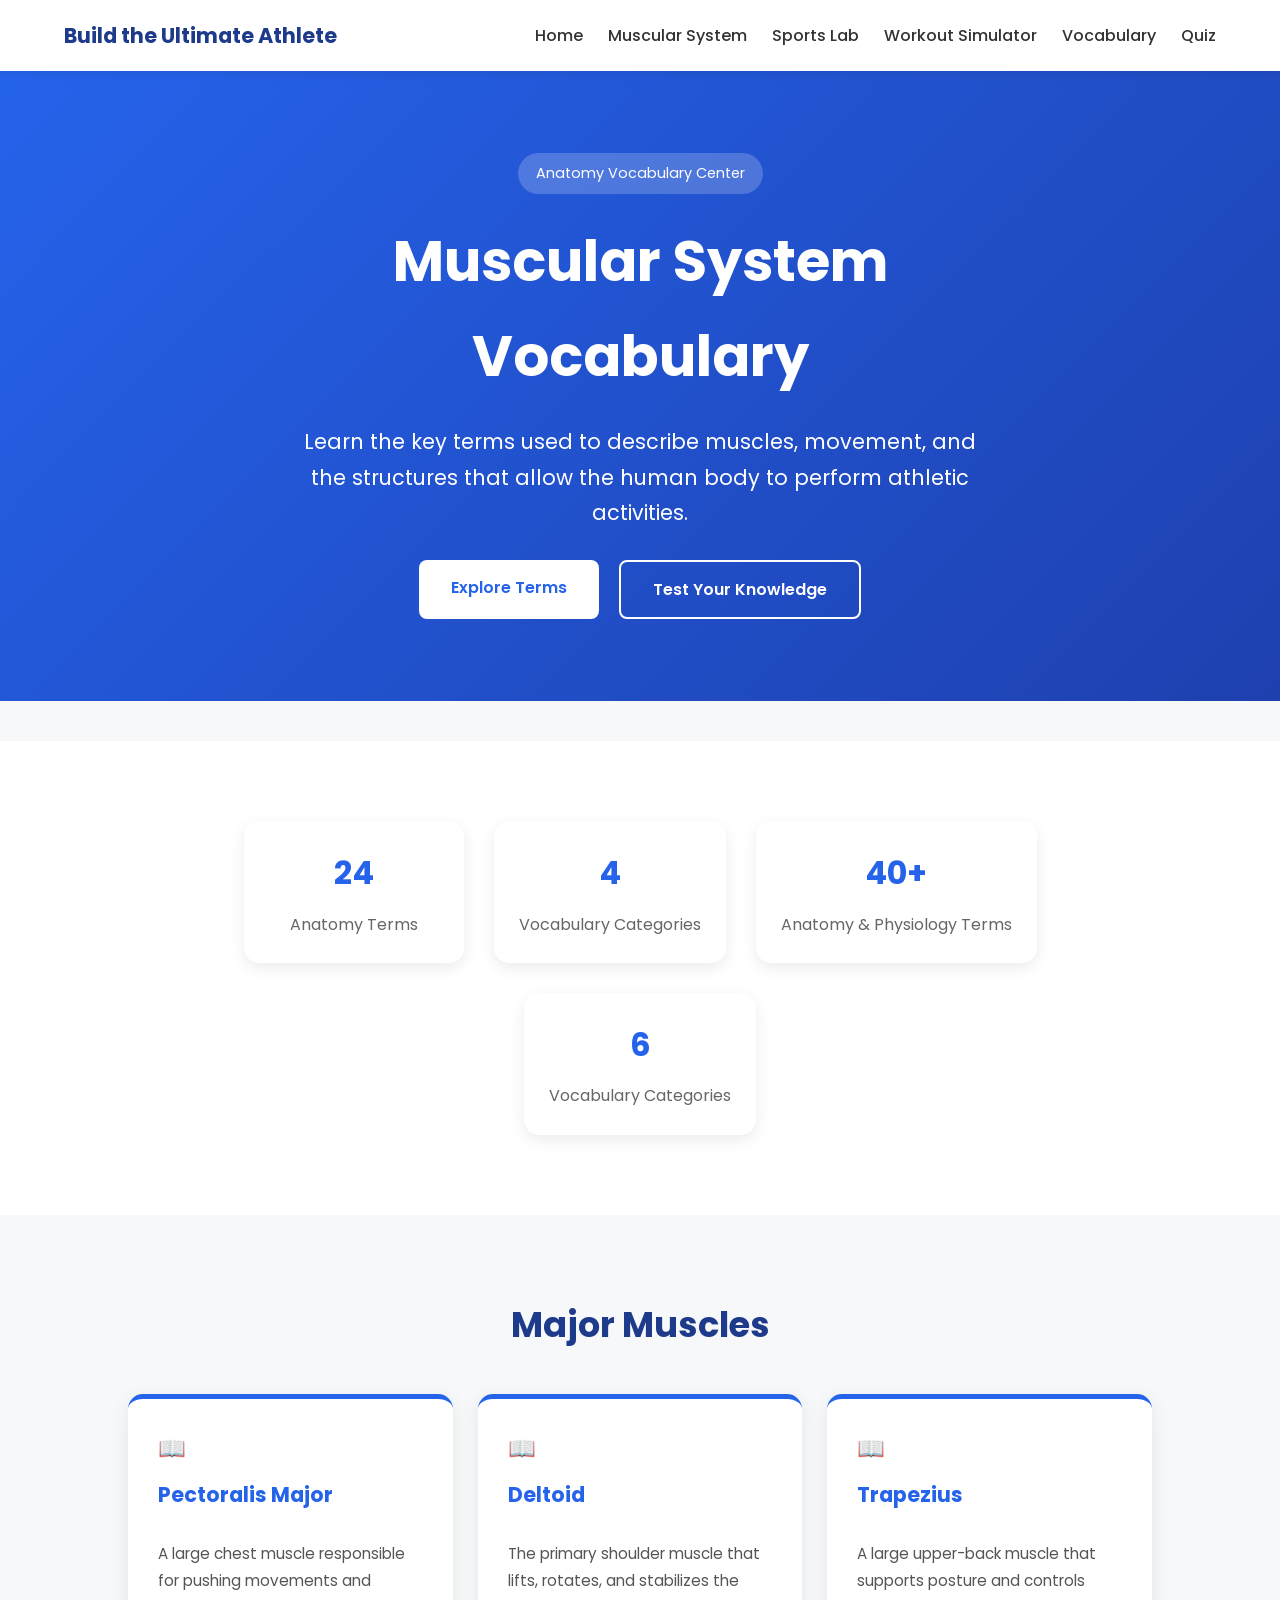
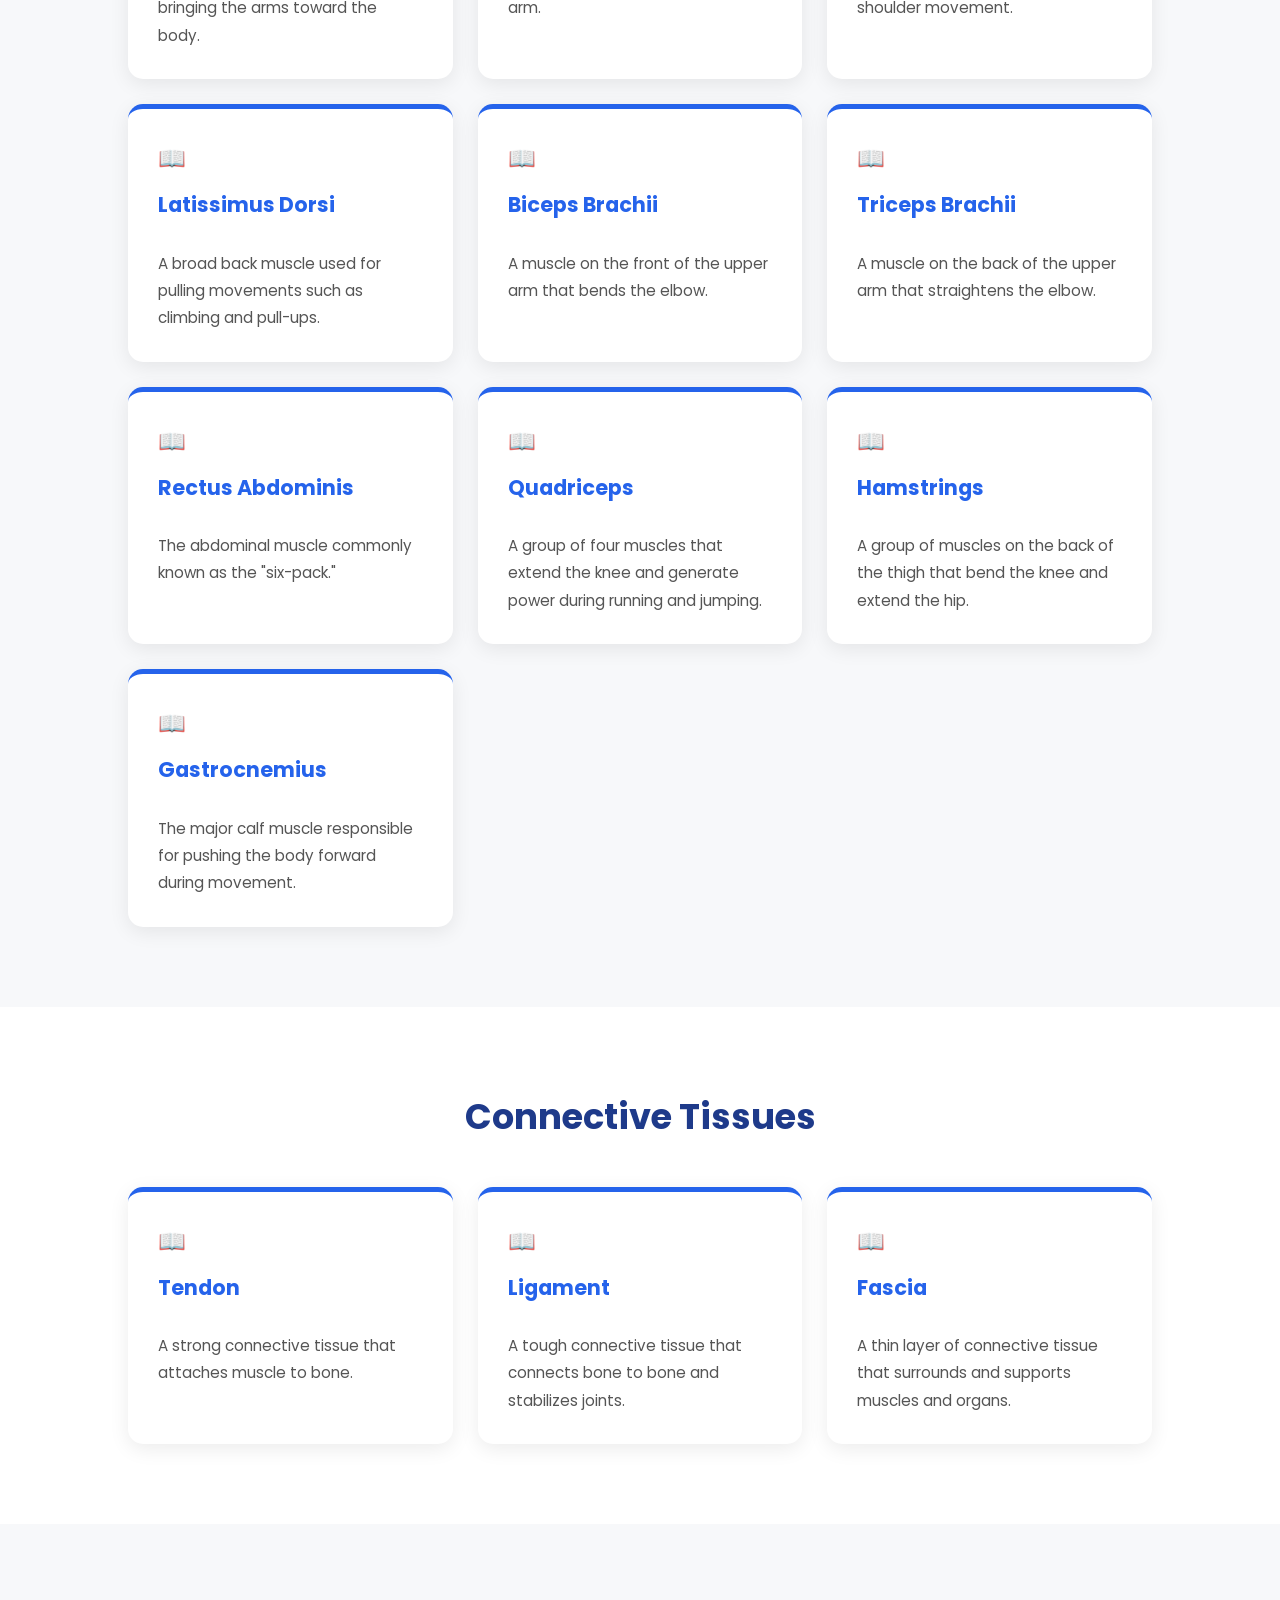
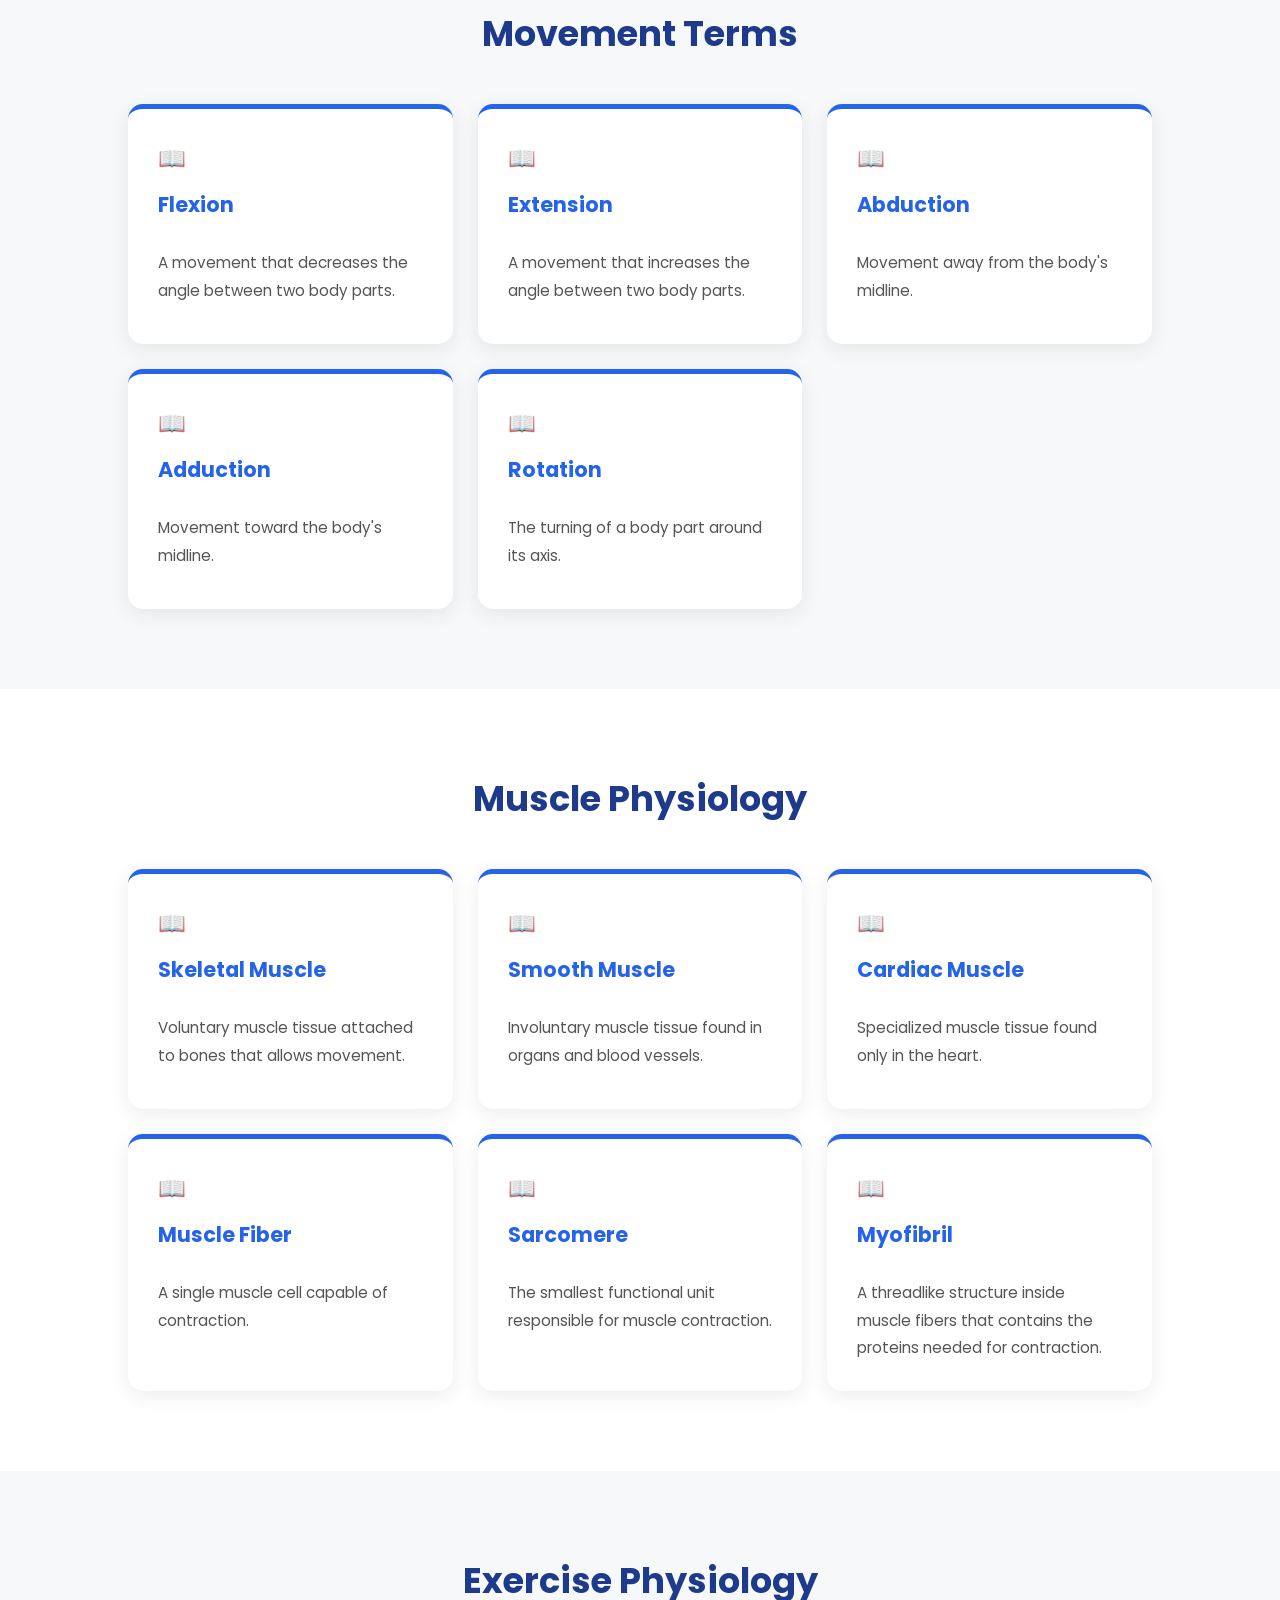
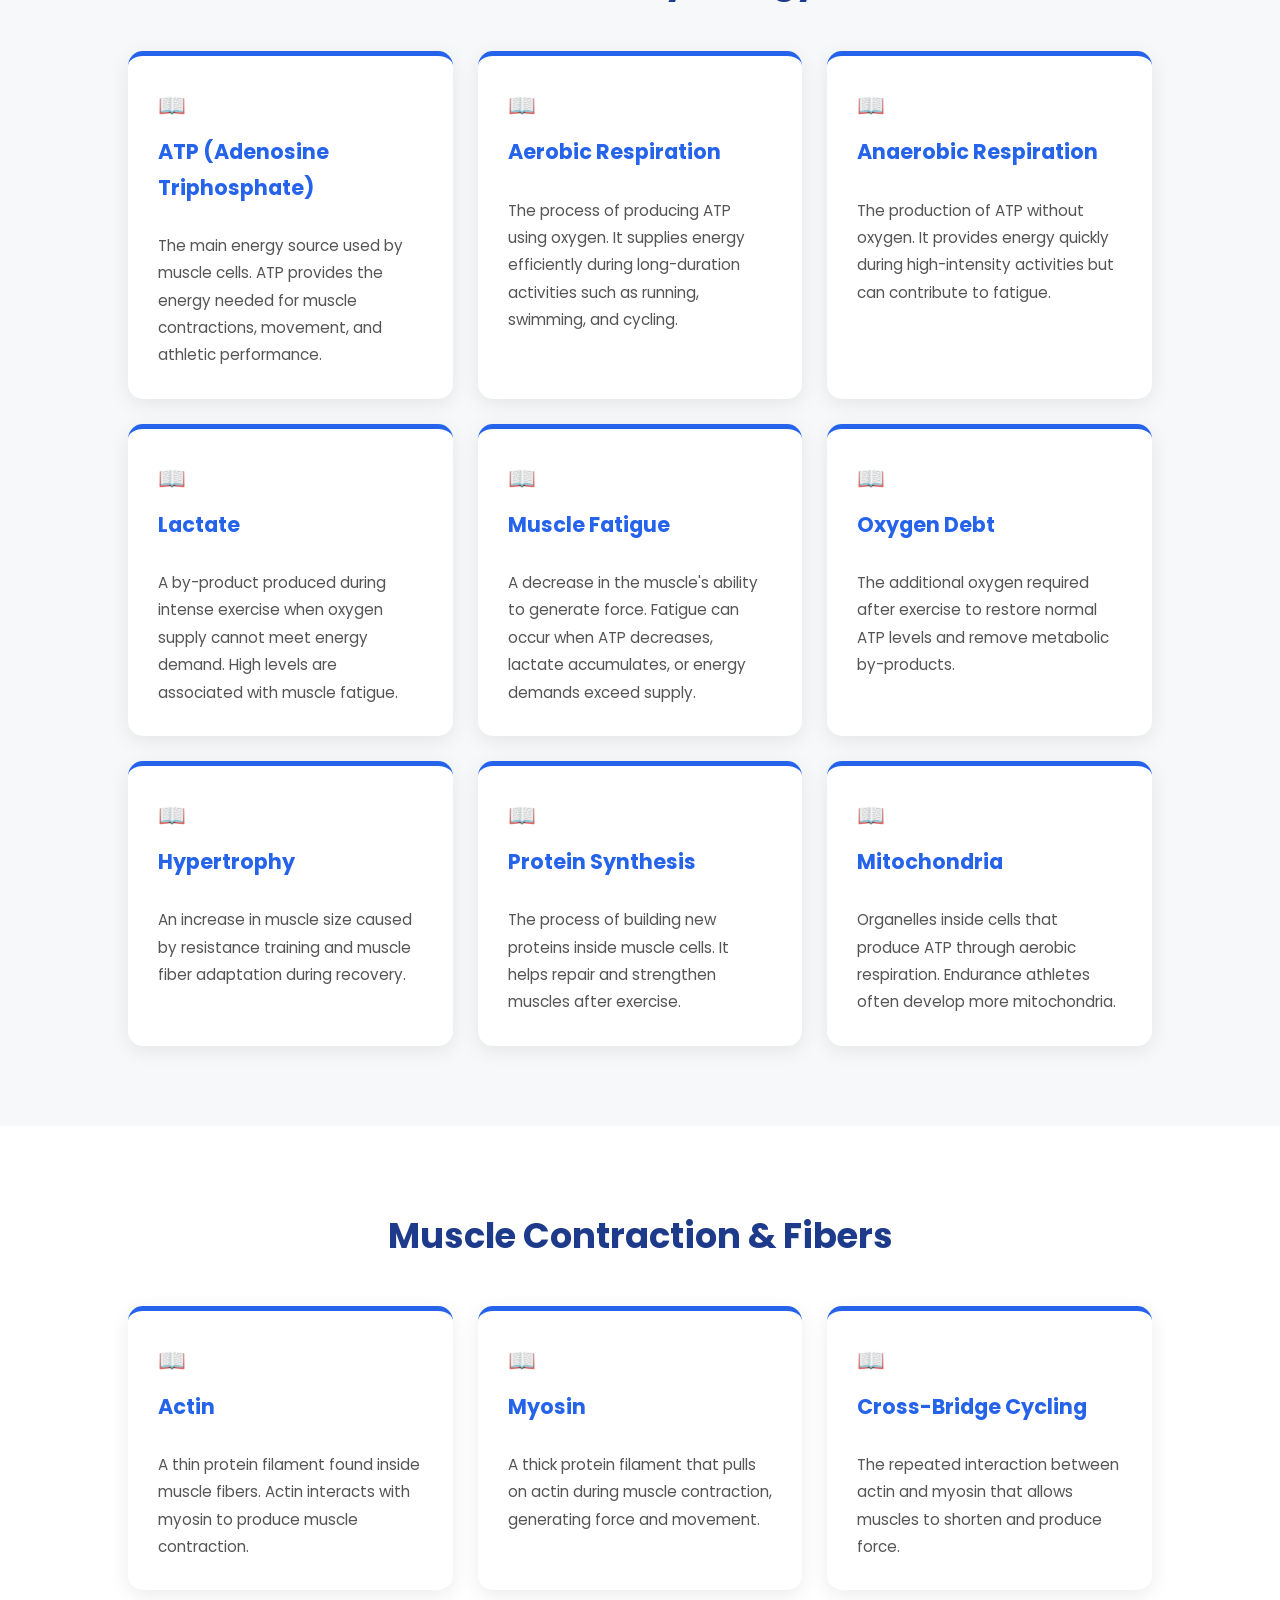
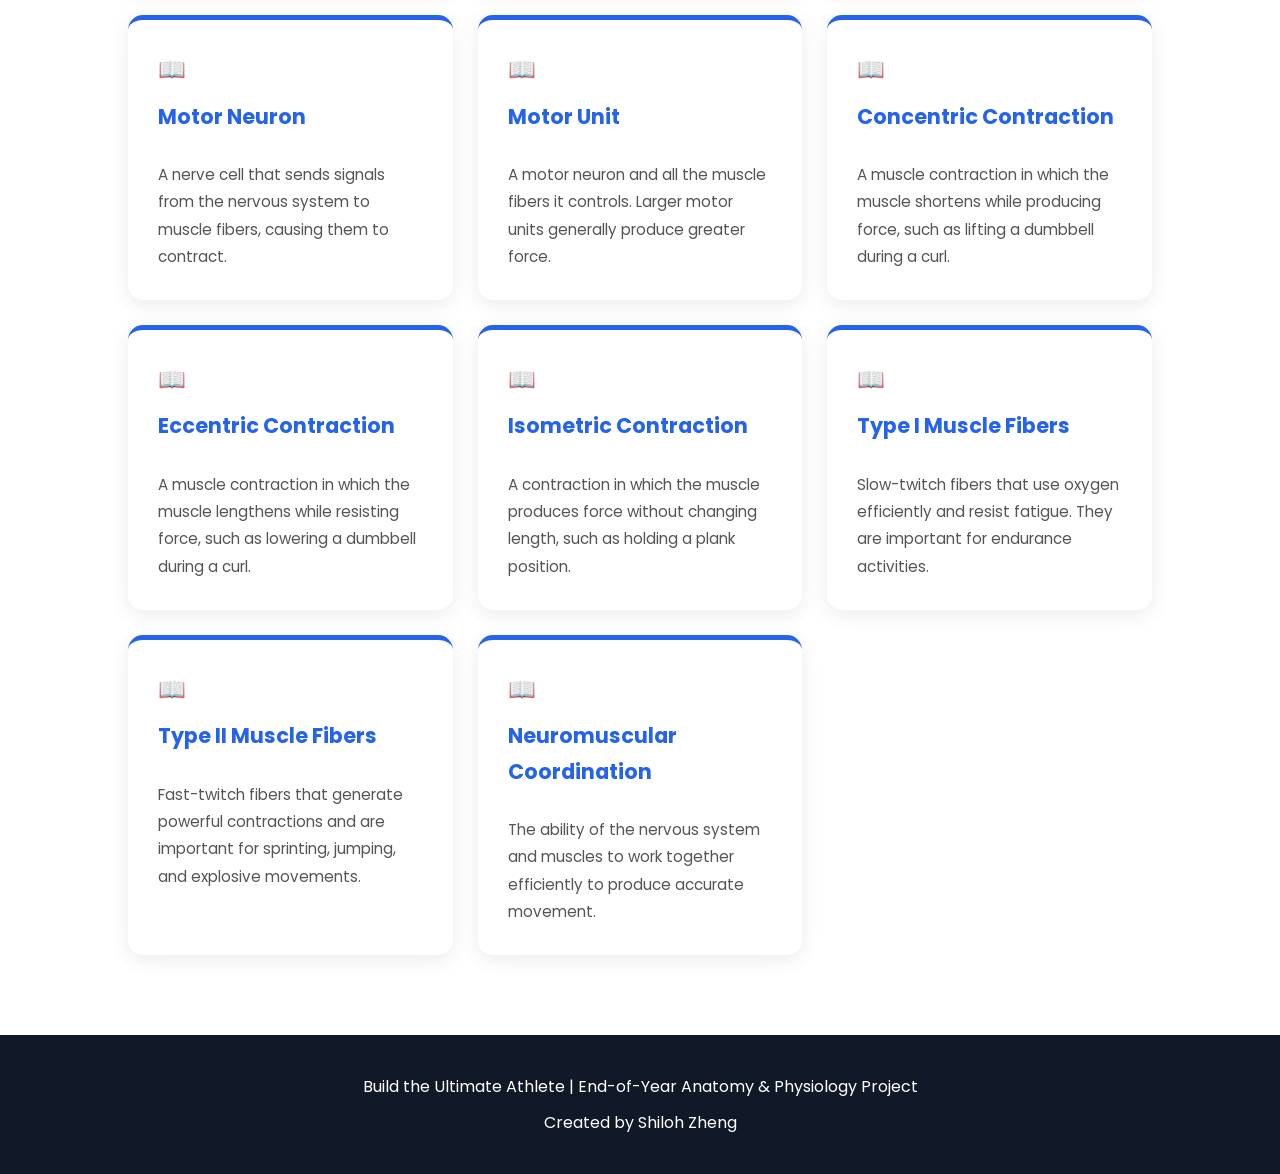
<file: pages/vocabulary.html>
<!DOCTYPE html>

<html lang="en">

<head>

<meta charset="UTF-8">
<meta name="viewport" content="width=device-width, initial-scale=1.0">

<title>Vocabulary Center | Build the Ultimate Athlete</title>

<!-- CSS -->
<link rel="stylesheet" href="../css/style.css">
<link rel="stylesheet" href="../css/vocabulary.css">

<!-- FONT -->
<link href="https://fonts.googleapis.com/css2?family=Poppins:wght@300;400;500;600;700&display=swap" rel="stylesheet">

</head>

<body>

<!-- Navigation -->

<header>

    <nav>

        <div class="logo">
            Build the Ultimate Athlete
        </div>

        <ul>
            <li><a href="../index.html">Home</a></li>
            <li><a href="muscular-system.html">Muscular System</a></li>
            <li><a href="sports-lab.html">Sports Lab</a></li>
            <li><a href="workout-simulator.html">Workout Simulator</a></li>
            <li><a href="vocabulary.html">Vocabulary</a></li>
            <li><a href="quiz.html">Quiz</a></li>
        </ul>

    </nav>

</header>

<!-- Hero Section -->

<section class="hero">

    <div class="hero-content">

        <span class="badge">
            Anatomy Vocabulary Center
        </span>

        <h1>
            Muscular System Vocabulary
        </h1>

        <p>
            Learn the key terms used to describe muscles, movement,
            and the structures that allow the human body to perform
            athletic activities.
        </p>

        <div class="hero-buttons">

            <a href="#muscles" class="btn">
                Explore Terms
            </a>

            <a href="quiz.html" class="secondary-btn">
                Test Your Knowledge
            </a>

        </div>

    </div>

</section>

    <section class="vocab-stats">

        <div class="stat-box">
            <h3>24</h3>
            <p>Anatomy Terms</p>
        </div>
    
        <div class="stat-box">
            <h3>4</h3>
            <p>Vocabulary Categories</p>
        </div>
    
        <div class="stat-box">
    <h3>40+</h3>
    <p>Anatomy & Physiology Terms</p>
</div>

<div class="stat-box">
    <h3>6</h3>
    <p>Vocabulary Categories</p>
</div>
    
    </section>

<!-- Major Muscles -->

<section id="muscles">

    <h2>Major Muscles</h2>

    <div class="muscle-grid">

        <div class="muscle-card">
            <h3>Pectoralis Major</h3>
            <p>
                A large chest muscle responsible for pushing movements
                and bringing the arms toward the body.
            </p>
        </div>

        <div class="muscle-card">
            <h3>Deltoid</h3>
            <p>
                The primary shoulder muscle that lifts, rotates,
                and stabilizes the arm.
            </p>
        </div>

        <div class="muscle-card">
            <h3>Trapezius</h3>
            <p>
                A large upper-back muscle that supports posture and
                controls shoulder movement.
            </p>
        </div>

        <div class="muscle-card">
            <h3>Latissimus Dorsi</h3>
            <p>
                A broad back muscle used for pulling movements such
                as climbing and pull-ups.
            </p>
        </div>

        <div class="muscle-card">
            <h3>Biceps Brachii</h3>
            <p>
                A muscle on the front of the upper arm that bends
                the elbow.
            </p>
        </div>

        <div class="muscle-card">
            <h3>Triceps Brachii</h3>
            <p>
                A muscle on the back of the upper arm that
                straightens the elbow.
            </p>
        </div>

        <div class="muscle-card">
            <h3>Rectus Abdominis</h3>
            <p>
                The abdominal muscle commonly known as the
                "six-pack."
            </p>
        </div>

        <div class="muscle-card">
            <h3>Quadriceps</h3>
            <p>
                A group of four muscles that extend the knee and
                generate power during running and jumping.
            </p>
        </div>

        <div class="muscle-card">
            <h3>Hamstrings</h3>
            <p>
                A group of muscles on the back of the thigh that
                bend the knee and extend the hip.
            </p>
        </div>

        <div class="muscle-card">
            <h3>Gastrocnemius</h3>
            <p>
                The major calf muscle responsible for pushing the
                body forward during movement.
            </p>
        </div>

    </div>

</section>

<!-- Connective Tissue -->

<section>

    <h2>Connective Tissues</h2>

    <div class="muscle-grid">

        <div class="muscle-card">
            <h3>Tendon</h3>
            <p>
                A strong connective tissue that attaches muscle
                to bone.
            </p>
        </div>

        <div class="muscle-card">
            <h3>Ligament</h3>
            <p>
                A tough connective tissue that connects bone
                to bone and stabilizes joints.
            </p>
        </div>

        <div class="muscle-card">
            <h3>Fascia</h3>
            <p>
                A thin layer of connective tissue that surrounds
                and supports muscles and organs.
            </p>
        </div>

    </div>

</section>

<!-- Movement Terms -->

<section>

    <h2>Movement Terms</h2>

    <div class="muscle-grid">

        <div class="muscle-card">
            <h3>Flexion</h3>
            <p>
                A movement that decreases the angle between two
                body parts.
            </p>
        </div>

        <div class="muscle-card">
            <h3>Extension</h3>
            <p>
                A movement that increases the angle between two
                body parts.
            </p>
        </div>

        <div class="muscle-card">
            <h3>Abduction</h3>
            <p>
                Movement away from the body's midline.
            </p>
        </div>

        <div class="muscle-card">
            <h3>Adduction</h3>
            <p>
                Movement toward the body's midline.
            </p>
        </div>

        <div class="muscle-card">
            <h3>Rotation</h3>
            <p>
                The turning of a body part around its axis.
            </p>
        </div>

    </div>

</section>

<!-- Muscle Physiology -->

<section>

    <h2>Muscle Physiology</h2>

    <div class="muscle-grid">

        <div class="muscle-card">
            <h3>Skeletal Muscle</h3>
            <p>
                Voluntary muscle tissue attached to bones that
                allows movement.
            </p>
        </div>

        <div class="muscle-card">
            <h3>Smooth Muscle</h3>
            <p>
                Involuntary muscle tissue found in organs and
                blood vessels.
            </p>
        </div>

        <div class="muscle-card">
            <h3>Cardiac Muscle</h3>
            <p>
                Specialized muscle tissue found only in the heart.
            </p>
        </div>

        <div class="muscle-card">
            <h3>Muscle Fiber</h3>
            <p>
                A single muscle cell capable of contraction.
            </p>
        </div>

        <div class="muscle-card">
            <h3>Sarcomere</h3>
            <p>
                The smallest functional unit responsible for
                muscle contraction.
            </p>
        </div>

        <div class="muscle-card">
            <h3>Myofibril</h3>
            <p>
                A threadlike structure inside muscle fibers that
                contains the proteins needed for contraction.
            </p>
        </div>

    </div>

</section>

    <!-- Exercise Physiology -->

<section>

    <h2>Exercise Physiology</h2>

    <div class="muscle-grid">

        <div class="muscle-card">
            <h3>ATP (Adenosine Triphosphate)</h3>
            <p>
                The main energy source used by muscle cells.
                ATP provides the energy needed for muscle contractions,
                movement, and athletic performance.
            </p>
        </div>

        <div class="muscle-card">
            <h3>Aerobic Respiration</h3>
            <p>
                The process of producing ATP using oxygen.
                It supplies energy efficiently during long-duration
                activities such as running, swimming, and cycling.
            </p>
        </div>

        <div class="muscle-card">
            <h3>Anaerobic Respiration</h3>
            <p>
                The production of ATP without oxygen.
                It provides energy quickly during high-intensity
                activities but can contribute to fatigue.
            </p>
        </div>

        <div class="muscle-card">
            <h3>Lactate</h3>
            <p>
                A by-product produced during intense exercise when
                oxygen supply cannot meet energy demand. High levels
                are associated with muscle fatigue.
            </p>
        </div>

        <div class="muscle-card">
            <h3>Muscle Fatigue</h3>
            <p>
                A decrease in the muscle's ability to generate force.
                Fatigue can occur when ATP decreases, lactate accumulates,
                or energy demands exceed supply.
            </p>
        </div>

        <div class="muscle-card">
            <h3>Oxygen Debt</h3>
            <p>
                The additional oxygen required after exercise to restore
                normal ATP levels and remove metabolic by-products.
            </p>
        </div>

        <div class="muscle-card">
            <h3>Hypertrophy</h3>
            <p>
                An increase in muscle size caused by resistance training
                and muscle fiber adaptation during recovery.
            </p>
        </div>

        <div class="muscle-card">
            <h3>Protein Synthesis</h3>
            <p>
                The process of building new proteins inside muscle cells.
                It helps repair and strengthen muscles after exercise.
            </p>
        </div>

        <div class="muscle-card">
            <h3>Mitochondria</h3>
            <p>
                Organelles inside cells that produce ATP through aerobic
                respiration. Endurance athletes often develop more mitochondria.
            </p>
        </div>

    </div>

</section>

    <!-- Muscle Contraction & Fibers -->

<section>

    <h2>Muscle Contraction & Fibers</h2>

    <div class="muscle-grid">

        <div class="muscle-card">
            <h3>Actin</h3>
            <p>
                A thin protein filament found inside muscle fibers.
                Actin interacts with myosin to produce muscle contraction.
            </p>
        </div>

        <div class="muscle-card">
            <h3>Myosin</h3>
            <p>
                A thick protein filament that pulls on actin during
                muscle contraction, generating force and movement.
            </p>
        </div>

        <div class="muscle-card">
            <h3>Cross-Bridge Cycling</h3>
            <p>
                The repeated interaction between actin and myosin
                that allows muscles to shorten and produce force.
            </p>
        </div>

        <div class="muscle-card">
            <h3>Motor Neuron</h3>
            <p>
                A nerve cell that sends signals from the nervous system
                to muscle fibers, causing them to contract.
            </p>
        </div>

        <div class="muscle-card">
            <h3>Motor Unit</h3>
            <p>
                A motor neuron and all the muscle fibers it controls.
                Larger motor units generally produce greater force.
            </p>
        </div>

        <div class="muscle-card">
            <h3>Concentric Contraction</h3>
            <p>
                A muscle contraction in which the muscle shortens while
                producing force, such as lifting a dumbbell during a curl.
            </p>
        </div>

        <div class="muscle-card">
            <h3>Eccentric Contraction</h3>
            <p>
                A muscle contraction in which the muscle lengthens while
                resisting force, such as lowering a dumbbell during a curl.
            </p>
        </div>

        <div class="muscle-card">
            <h3>Isometric Contraction</h3>
            <p>
                A contraction in which the muscle produces force without
                changing length, such as holding a plank position.
            </p>
        </div>

        <div class="muscle-card">
            <h3>Type I Muscle Fibers</h3>
            <p>
                Slow-twitch fibers that use oxygen efficiently and resist
                fatigue. They are important for endurance activities.
            </p>
        </div>

        <div class="muscle-card">
            <h3>Type II Muscle Fibers</h3>
            <p>
                Fast-twitch fibers that generate powerful contractions and
                are important for sprinting, jumping, and explosive movements.
            </p>
        </div>

        <div class="muscle-card">
            <h3>Neuromuscular Coordination</h3>
            <p>
                The ability of the nervous system and muscles to work
                together efficiently to produce accurate movement.
            </p>
        </div>

    </div>

</section>

<!-- Footer -->

<footer>

    <p>
        Build the Ultimate Athlete | End-of-Year Anatomy & Physiology Project
    </p>

    <p>
        Created by Shiloh Zheng
    </p>

</footer>

<script src="../js/main.js"></script>

</body>

</html>
</file>
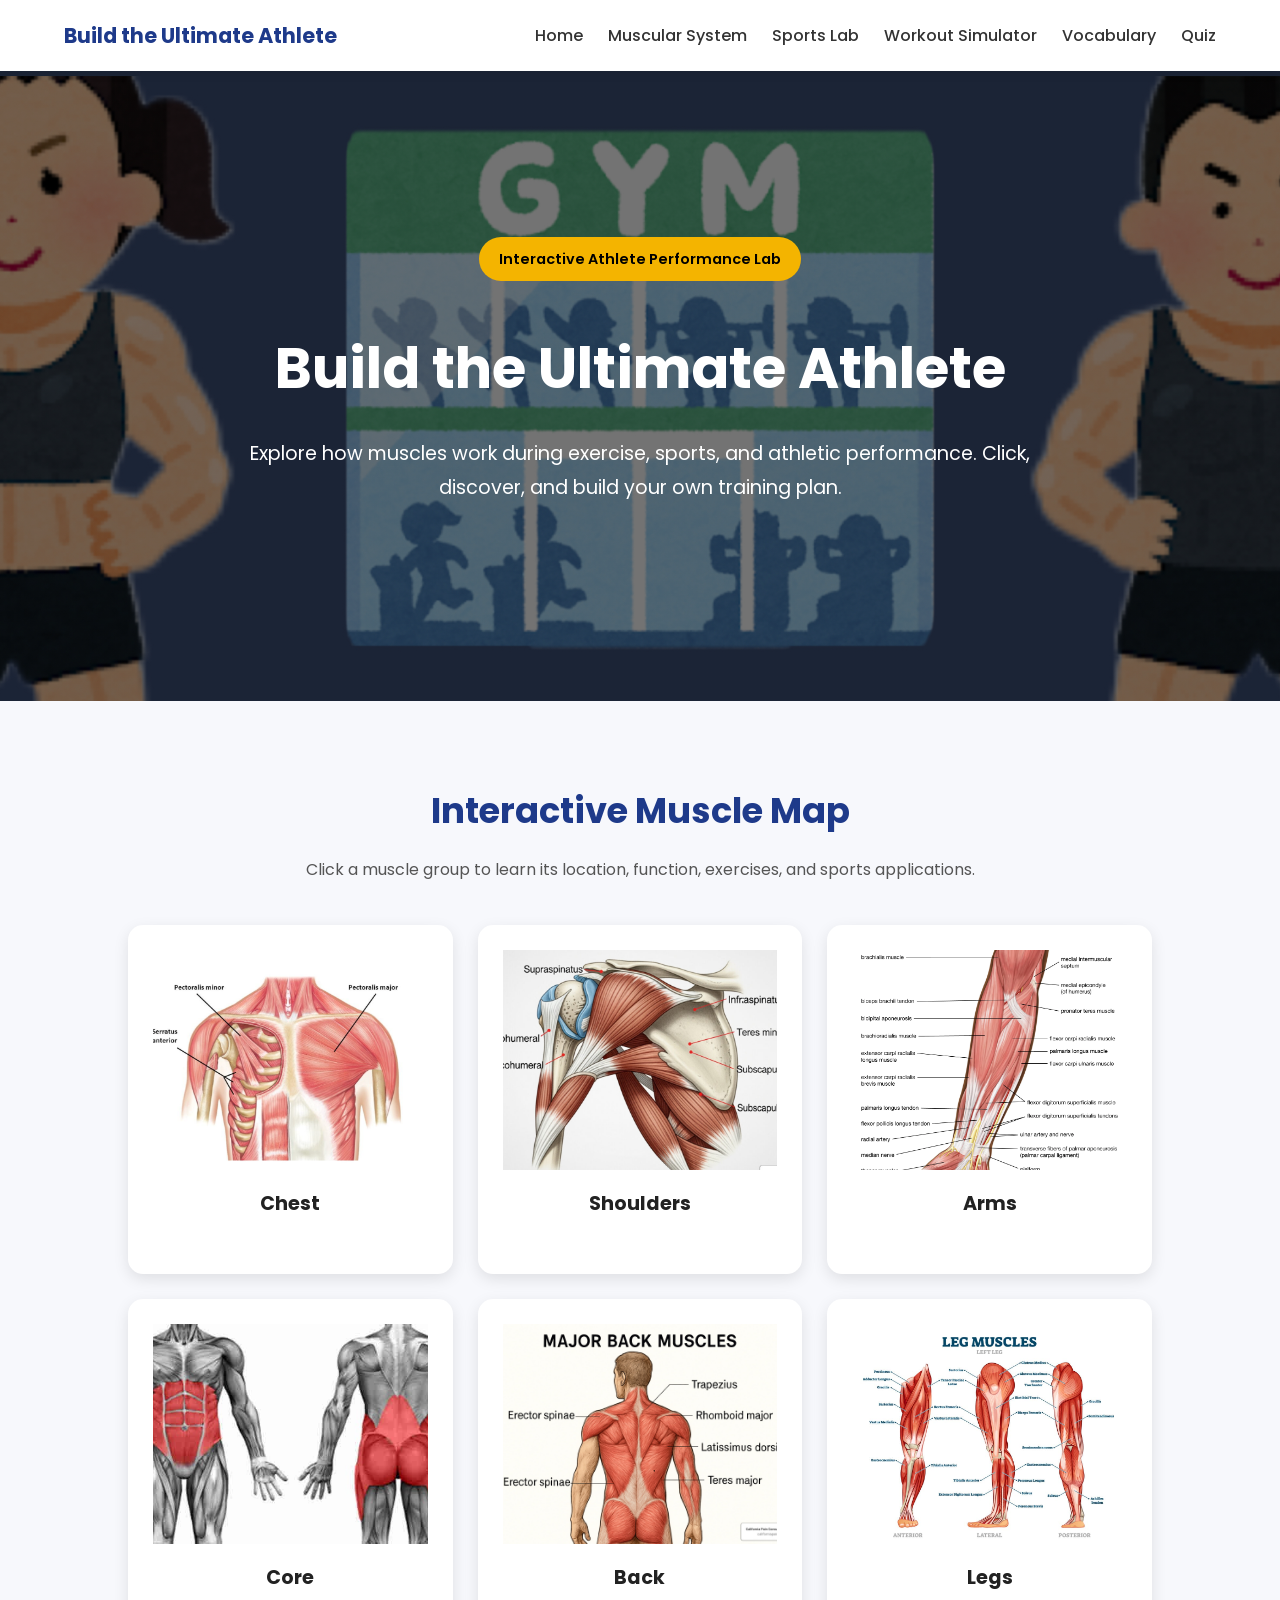
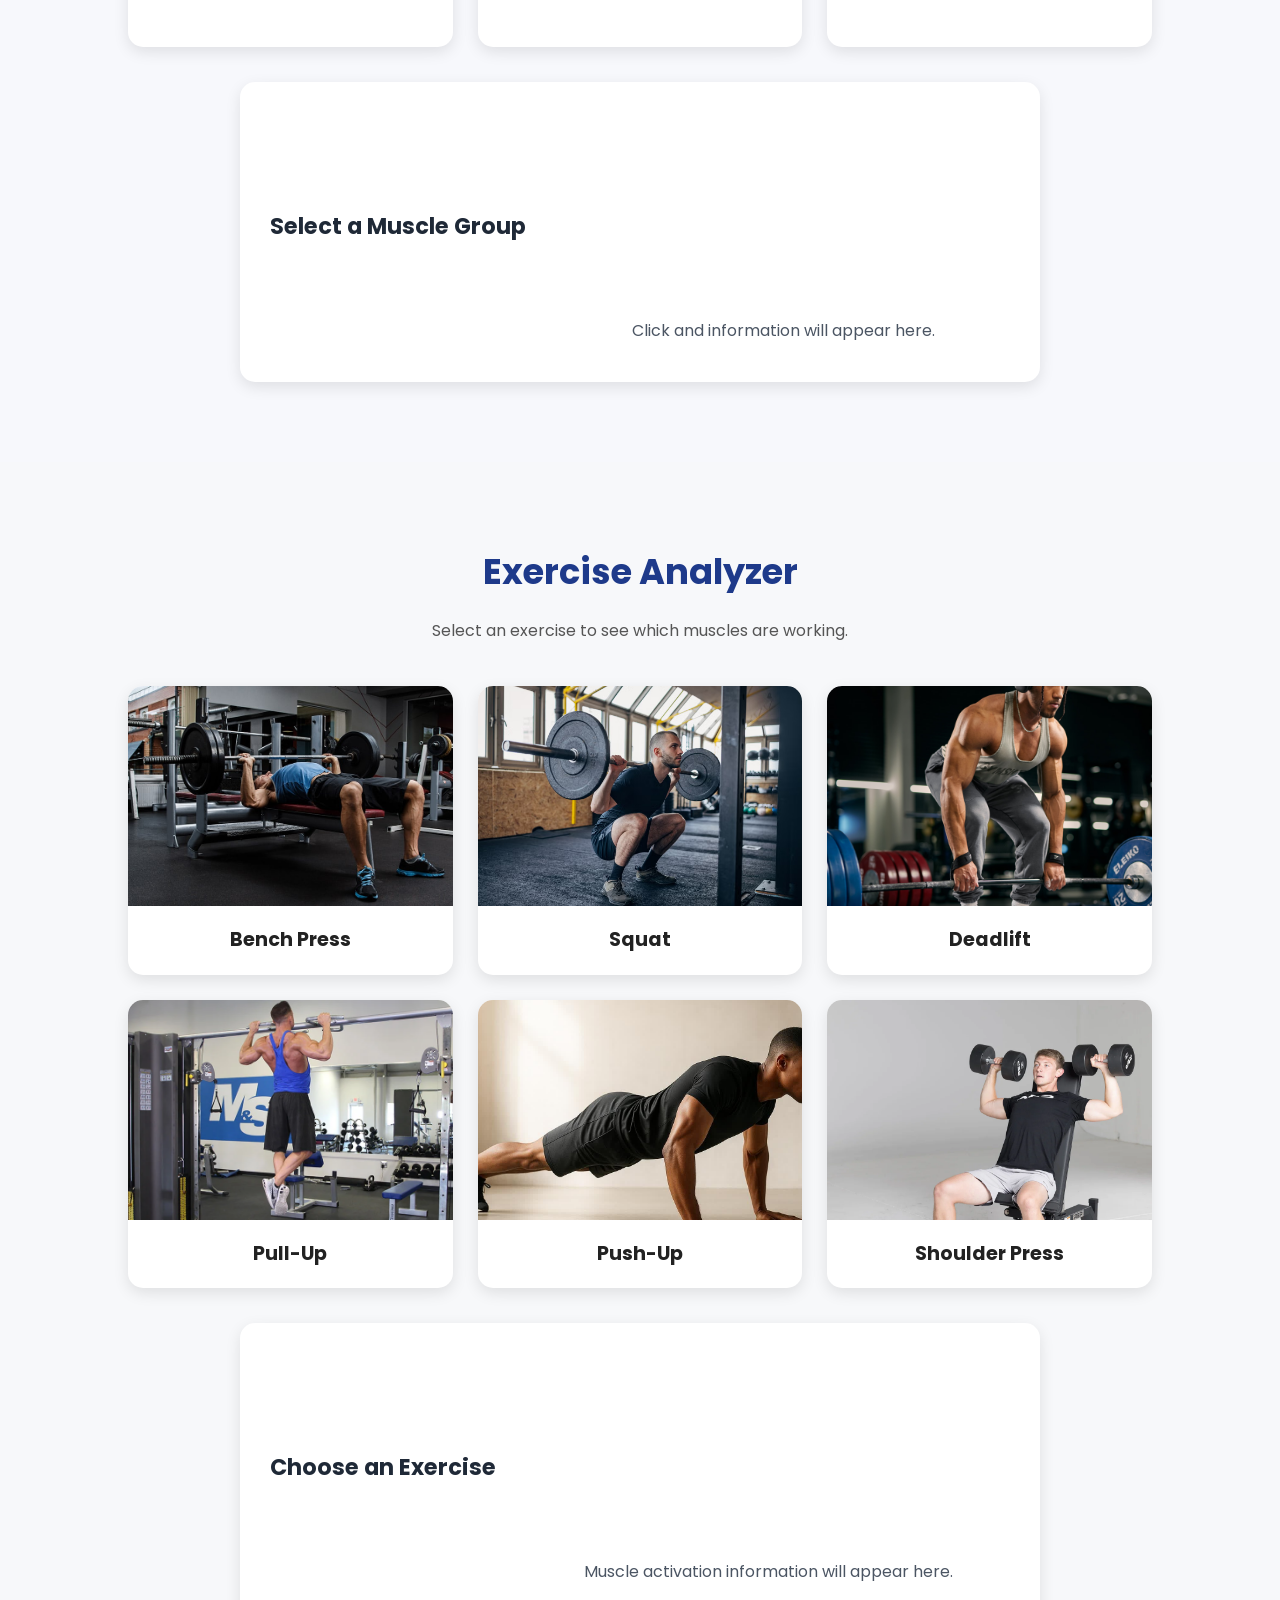
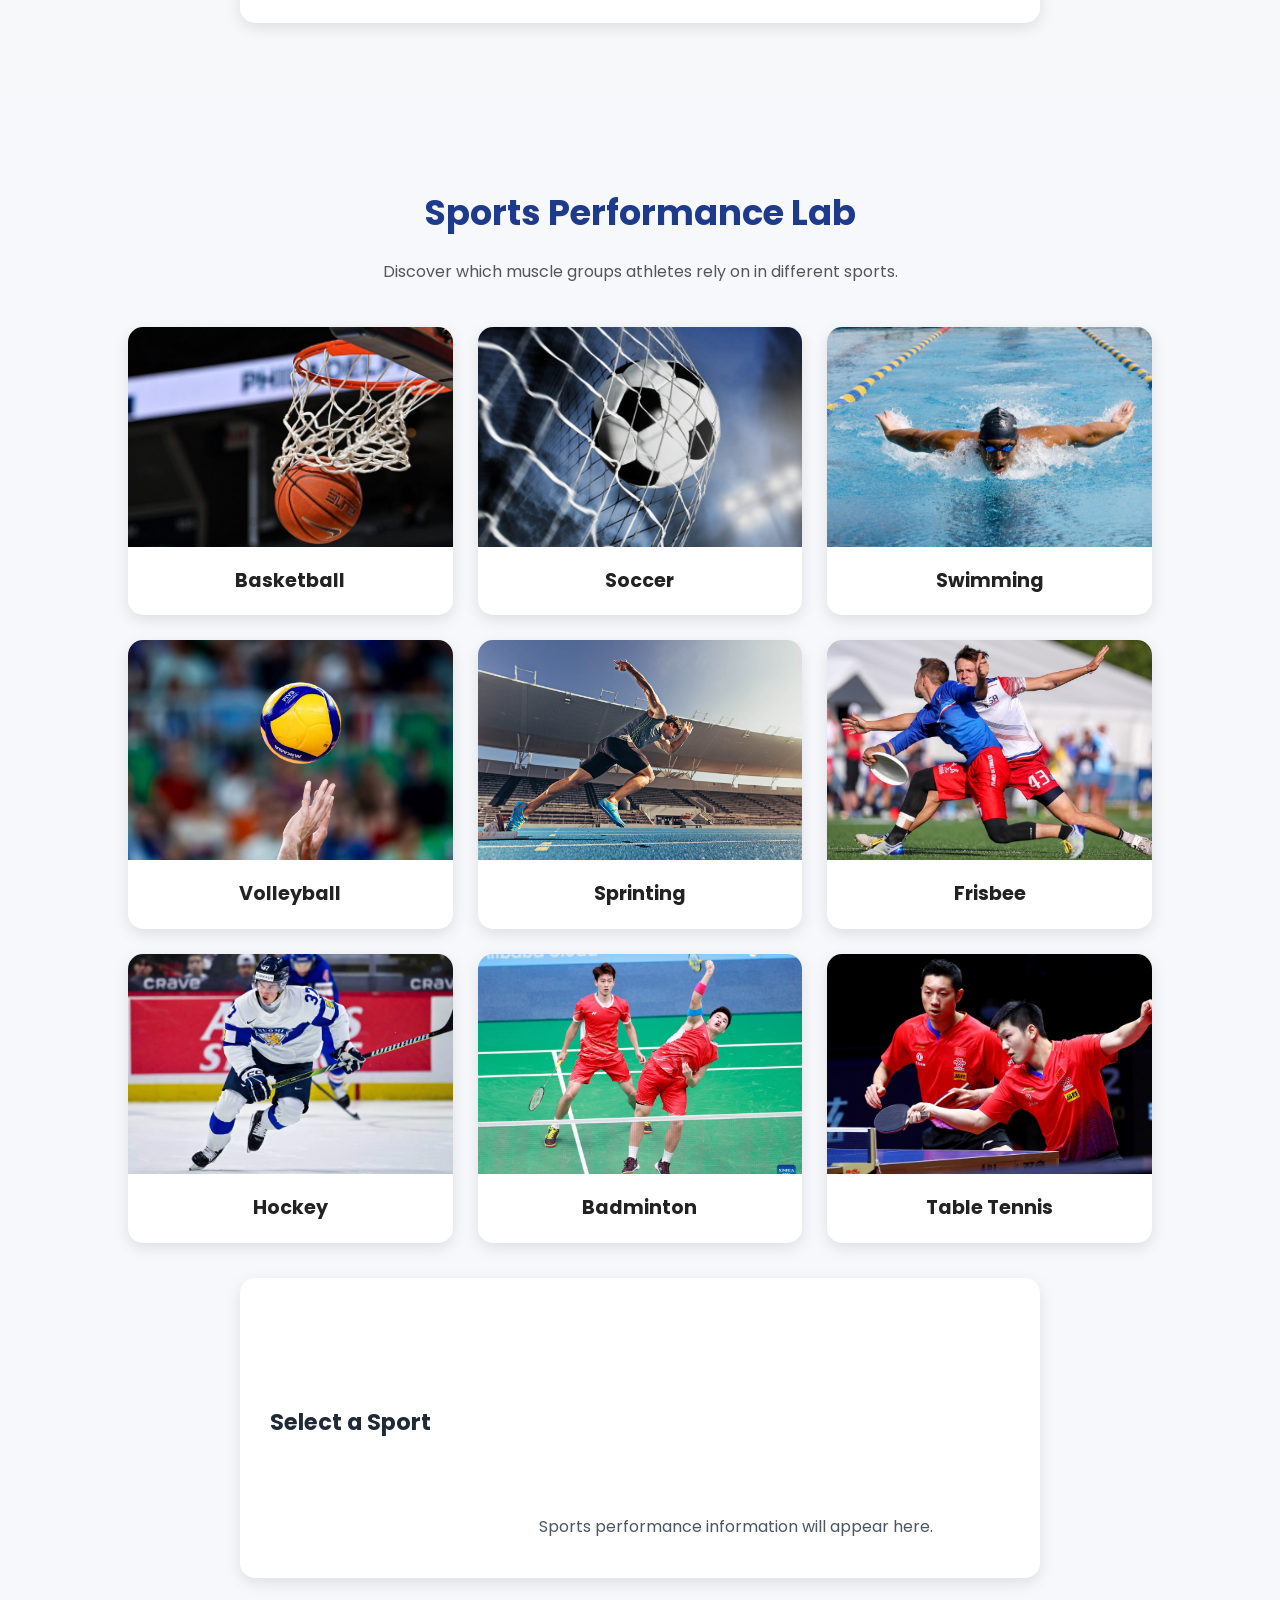
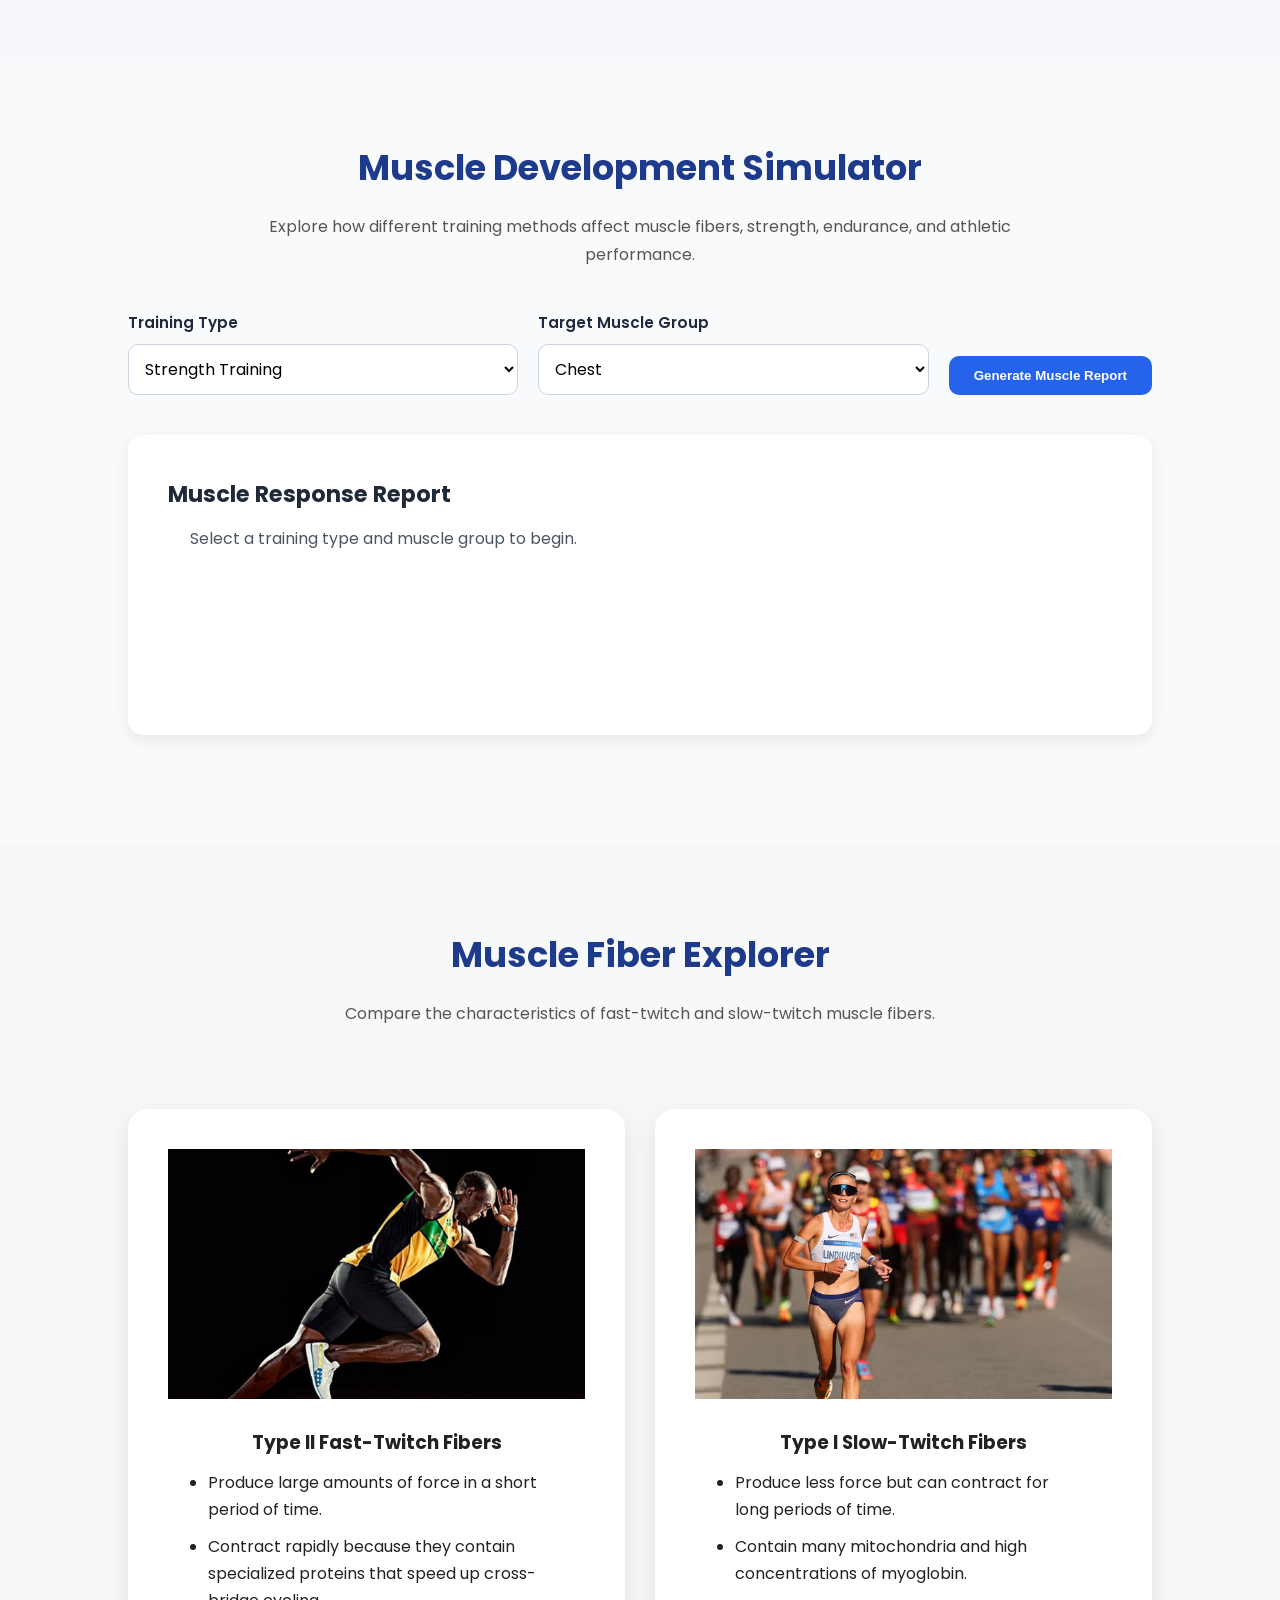
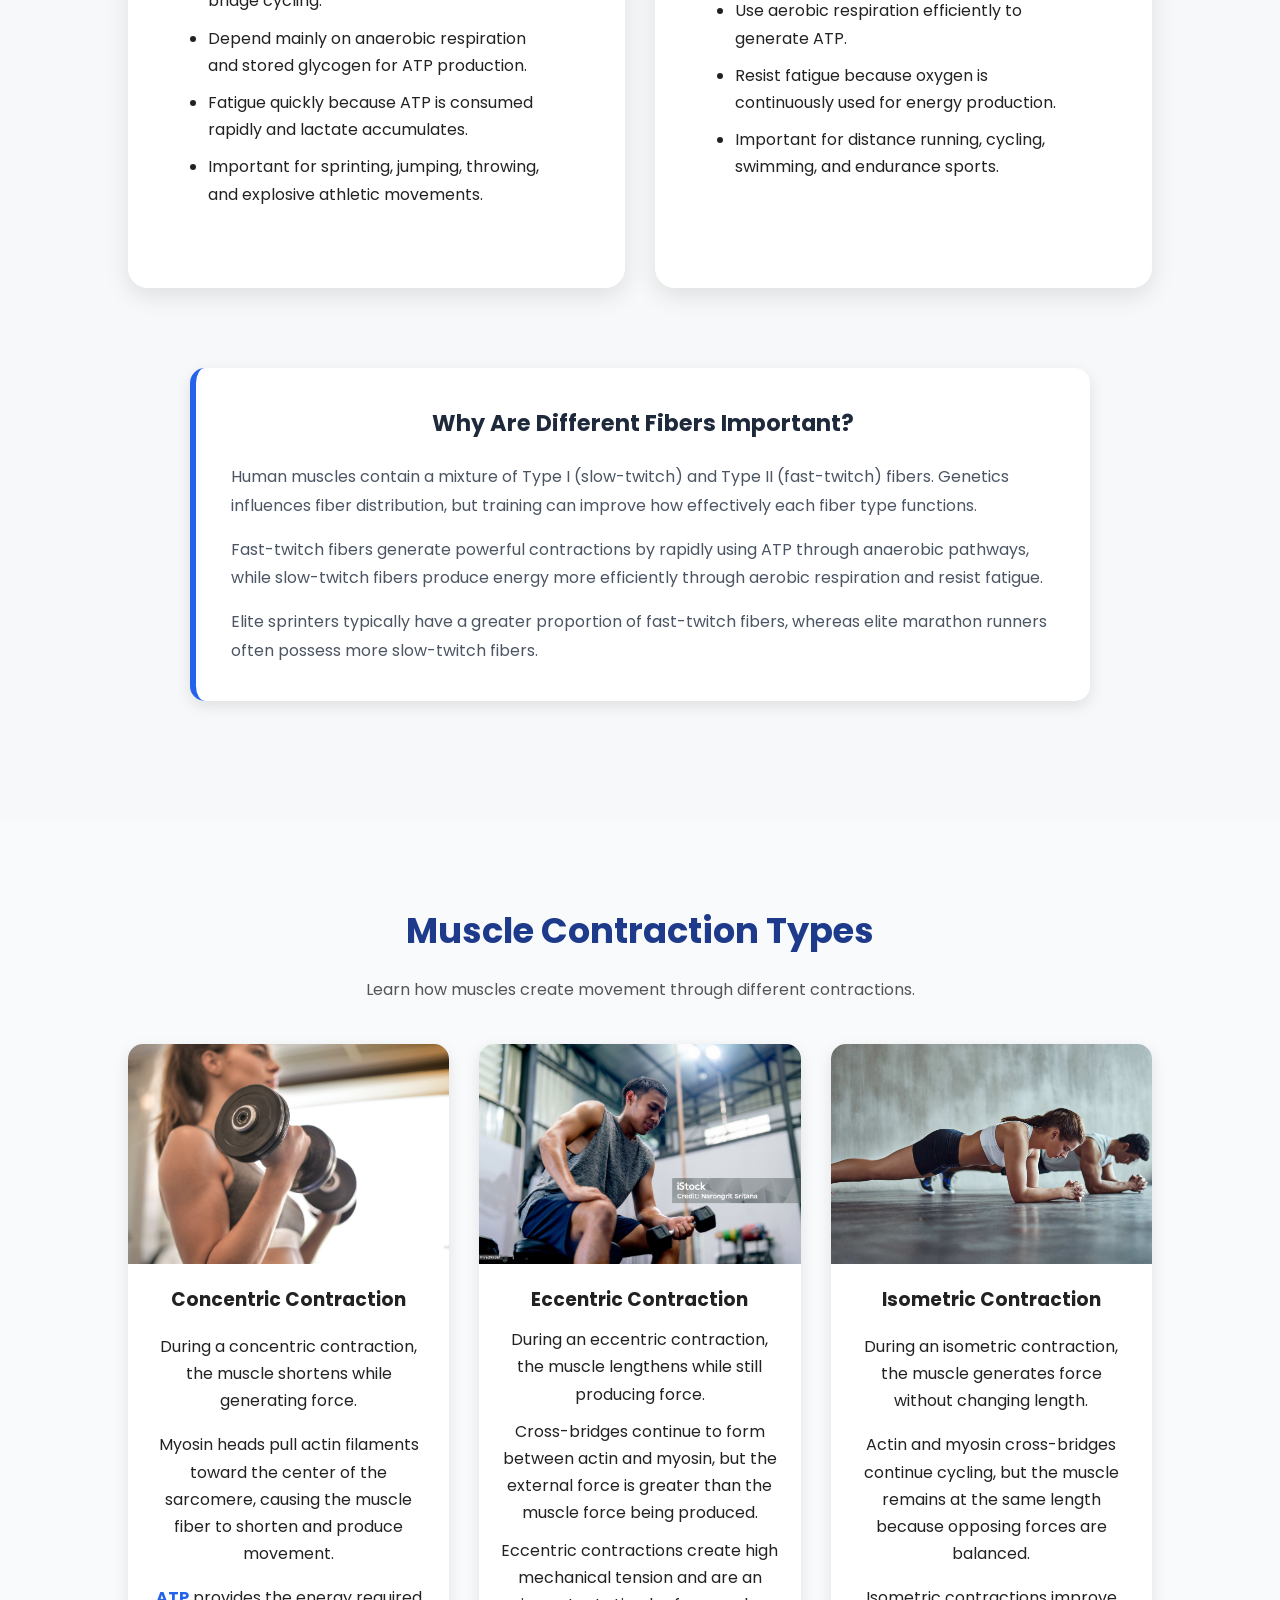
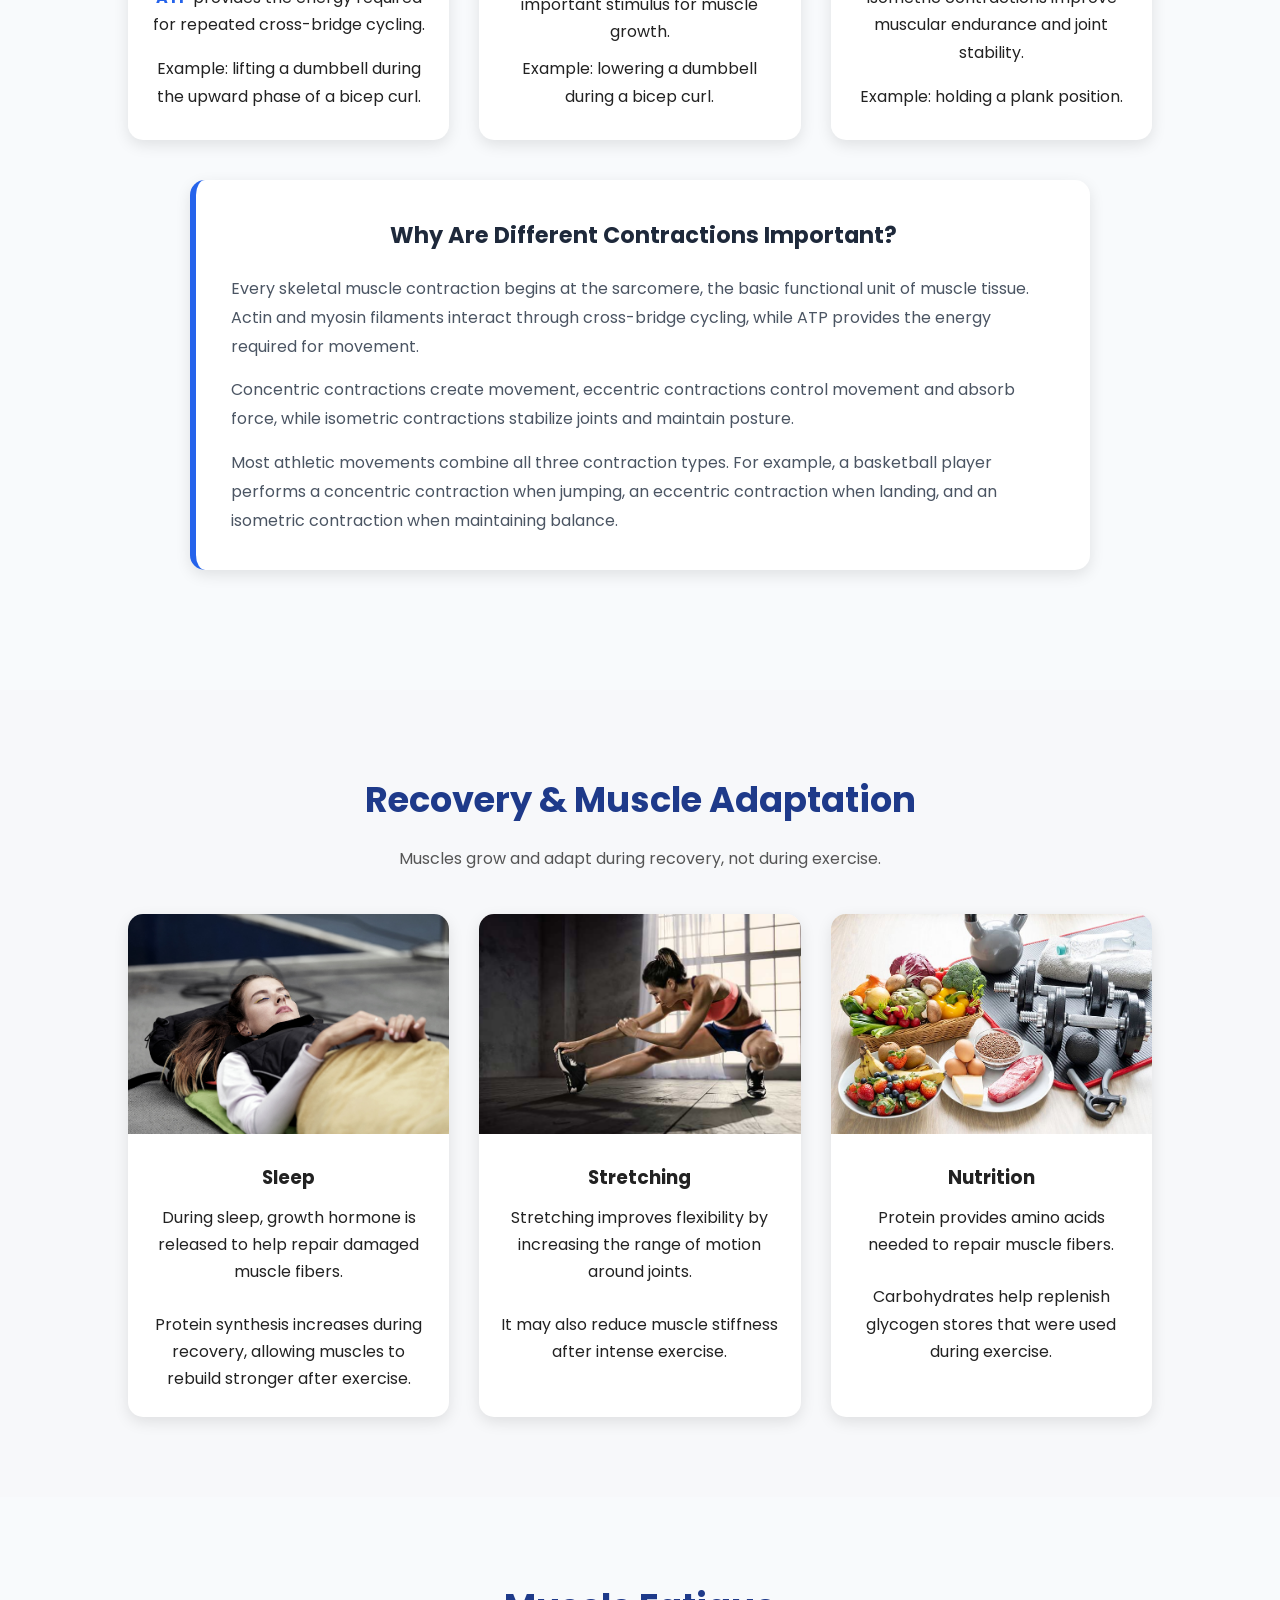
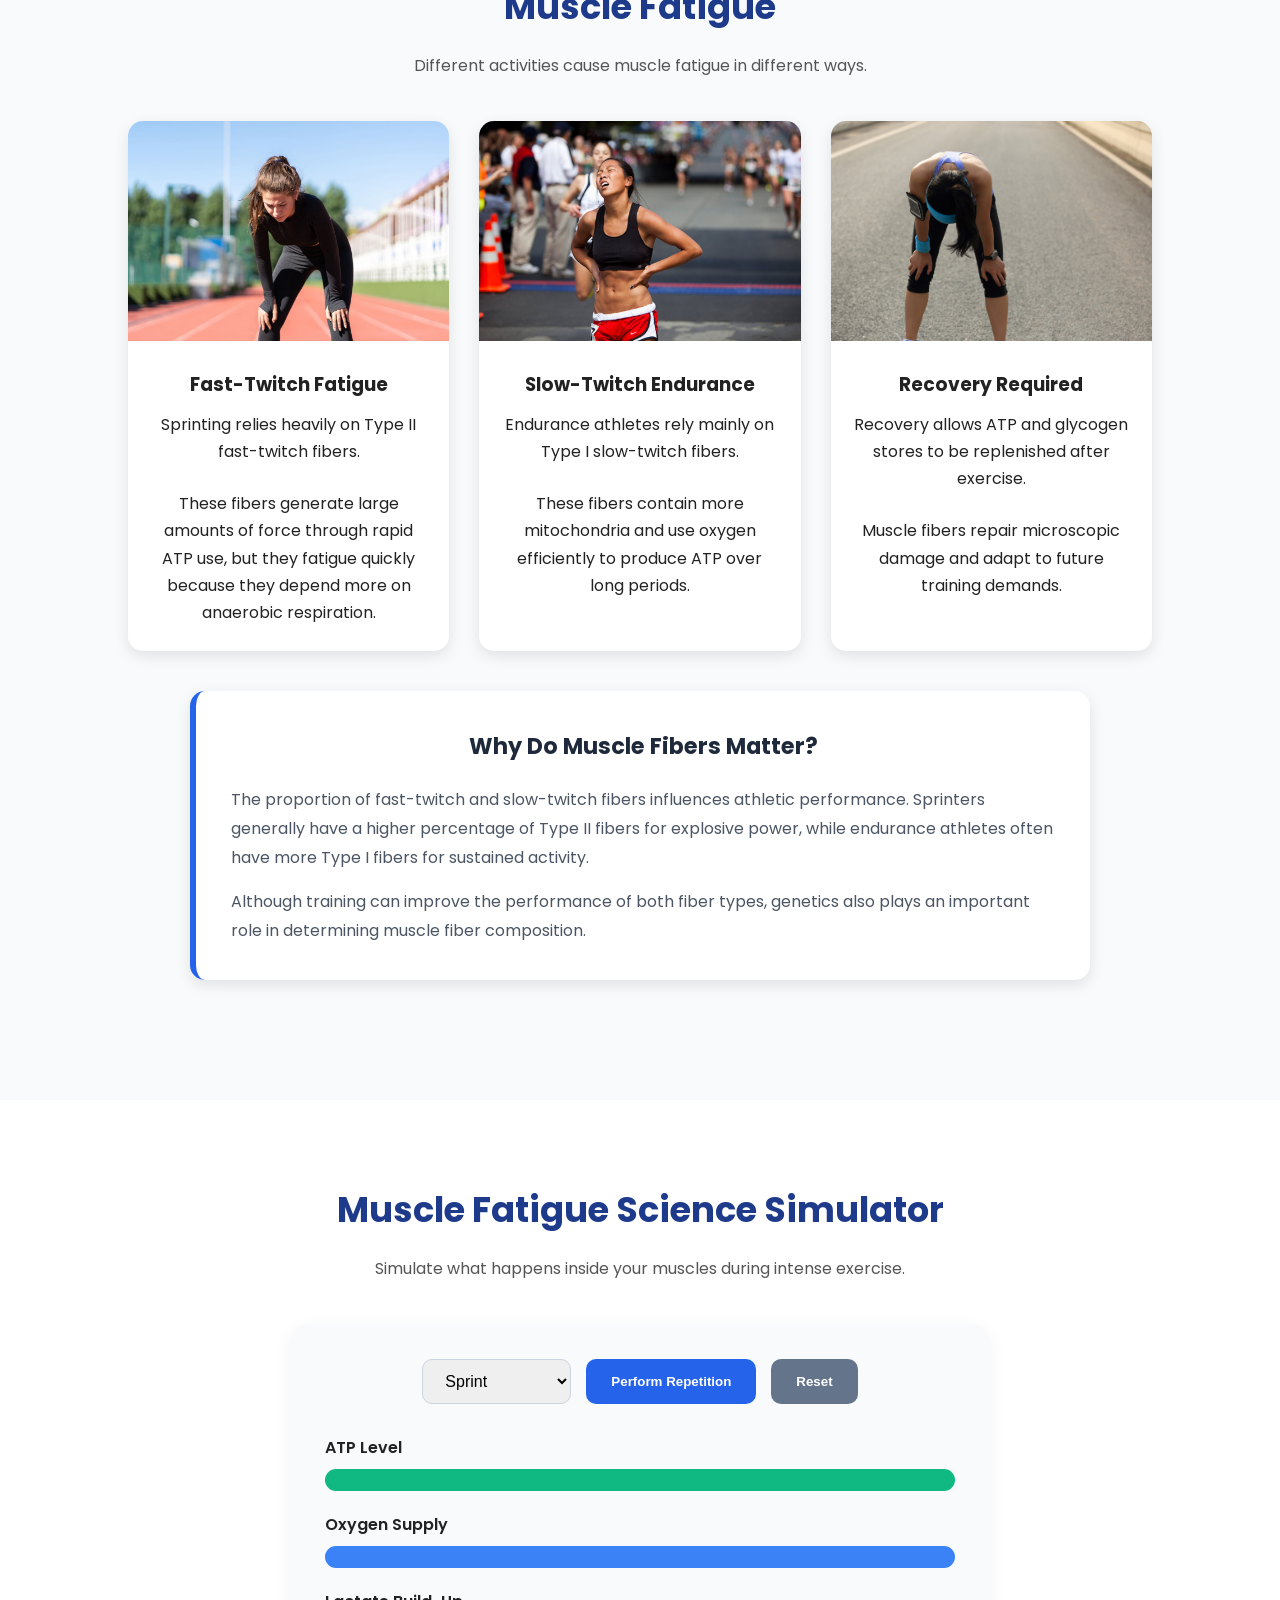
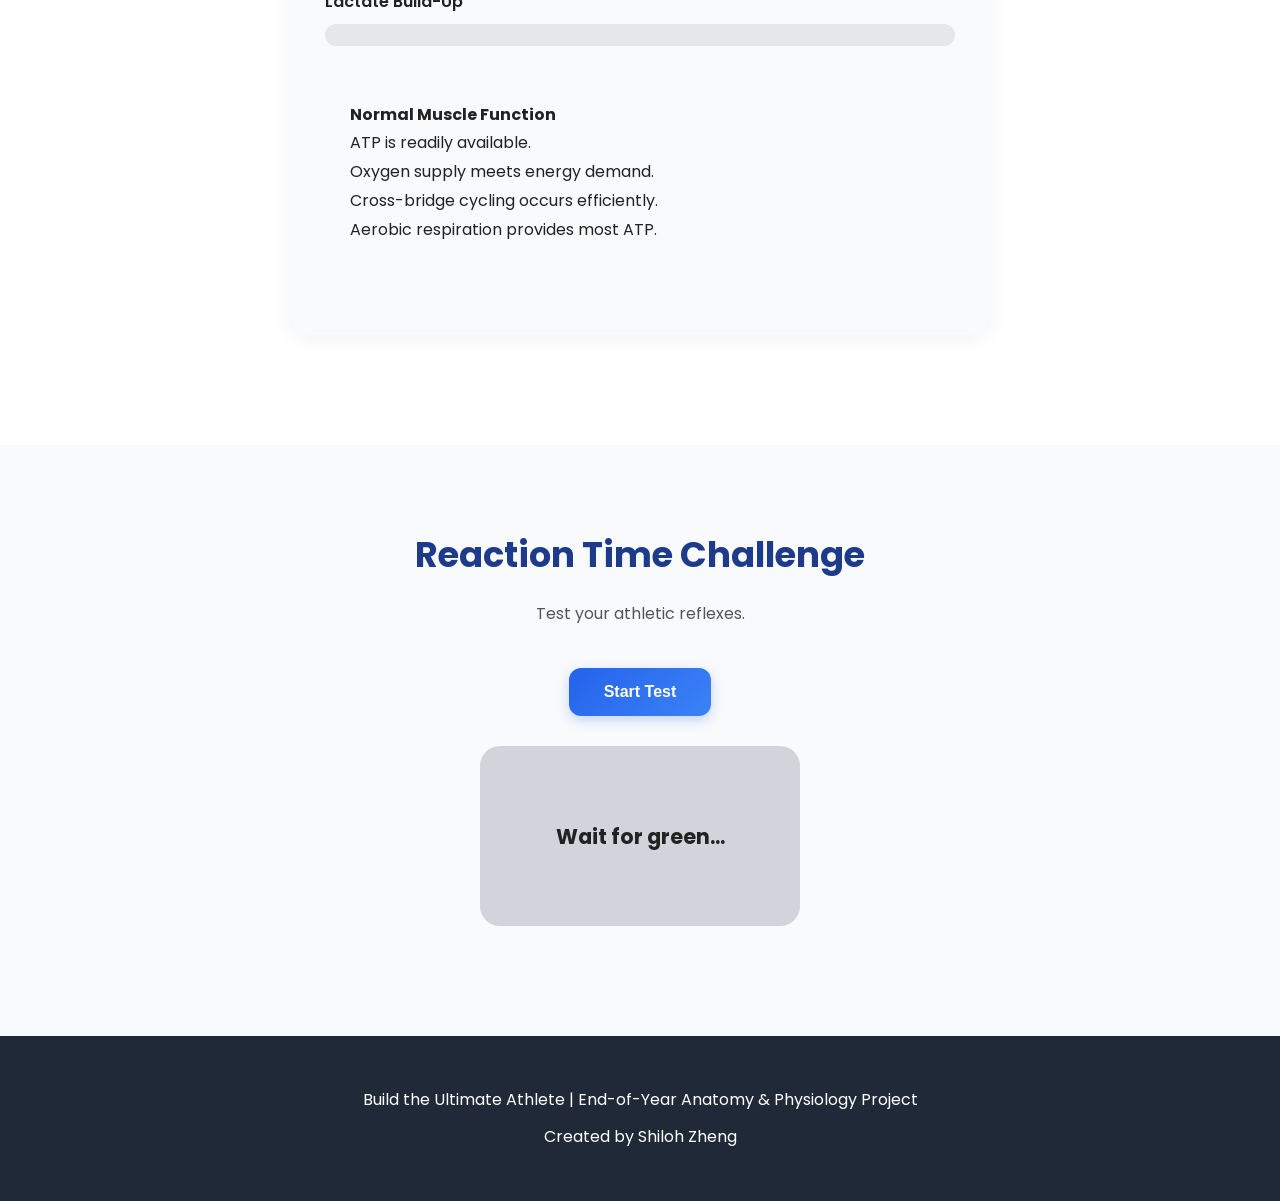
<file: pages/workout-simulator.html>
<!DOCTYPE html>
<html lang="en">

<head>

    <meta charset="UTF-8">
    <meta name="viewport" content="width=device-width, initial-scale=1.0">

    <title>Workout Simulator | Build the Ultimate Athlete</title>

    <link rel="stylesheet" href="../css/style.css">
    <link rel="stylesheet" href="../css/workout-simulator.css">

    <link href="https://fonts.googleapis.com/css2?family=Poppins:wght@300;400;500;600;700&display=swap" rel="stylesheet">

</head>

<body>

<header>

    <nav>

        <div class="logo">
            Build the Ultimate Athlete
        </div>

        <ul>
            <li><a href="../index.html">Home</a></li>
            <li><a href="muscular-system.html">Muscular System</a></li>
            <li><a href="sports-lab.html">Sports Lab</a></li>
            <li><a href="workout-simulator.html">Workout Simulator</a></li>
            <li><a href="vocabulary.html">Vocabulary</a></li>
            <li><a href="quiz.html">Quiz</a></li>
        </ul>

    </nav>

</header>

<section class="hero">

    <div class="hero-content">

        <span class="badge">
            Interactive Athlete Performance Lab
        </span>

        <h1>
            Build the Ultimate Athlete
        </h1>

        <p>
            Explore how muscles work during exercise, sports,
            and athletic performance. Click, discover, and build
            your own training plan.
        </p>

    </div>

</section>

<section class="muscle-map-section">

    <h2>Interactive Muscle Map</h2>

    <p>
        Click a muscle group to learn its location, function,
        exercises, and sports applications.
    </p>

    <div class="muscle-grid">
    
    <div class="muscle-card" onclick="showMuscle('chest')">
        <img src="../images/chest.jpg" alt="Chest">
        <h3>Chest</h3>
    </div>
    
    <div class="muscle-card" onclick="showMuscle('shoulders')">
        <img src="../images/shoulders.jpg" alt="Shoulders">
        <h3>Shoulders</h3>
    </div>
    
    <div class="muscle-card" onclick="showMuscle('arms')">
        <img src="../images/arms.jpg" alt="Arms">
        <h3>Arms</h3>
    </div>
    
    <div class="muscle-card" onclick="showMuscle('core')">
        <img src="../images/core.jpg" alt="Core">
        <h3>Core</h3>
    </div>
    
    <div class="muscle-card" onclick="showMuscle('back')">
        <img src="../images/back.jpg" alt="Back">
        <h3>Back</h3>
    </div>
    
    <div class="muscle-card" onclick="showMuscle('legs')">
        <img src="../images/legs.jpg" alt="Legs">
        <h3>Legs</h3>
    </div>
    
    </div>


    <div id="muscle-info" class="info-box">

        <h3>Select a Muscle Group</h3>

        <p>
            Click and information will appear here.
        </p>

    </div>

</section>

<section class="exercise-section">

    <h2>Exercise Analyzer</h2>

    <p>
        Select an exercise to see which muscles are working.
    </p>

    <div class="exercise-grid">

    <div class="exercise-card" onclick="showExercise('bench')">
        <img src="../images/bench-press.jpg" alt="Bench Press">
        <h3>Bench Press</h3>
    </div>
    
    <div class="exercise-card" onclick="showExercise('squat')">
        <img src="../images/squat.jpg" alt="Squat">
        <h3>Squat</h3>
    </div>
    
    <div class="exercise-card" onclick="showExercise('deadlift')">
        <img src="../images/deadlift.jpg" alt="Deadlift">
        <h3>Deadlift</h3>
    </div>
    
    <div class="exercise-card" onclick="showExercise('pullup')">
        <img src="../images/pull-up.jpg" alt="Pull-Up">
        <h3>Pull-Up</h3>
    </div>
    
    <div class="exercise-card" onclick="showExercise('pushup')">
        <img src="../images/push-up.jpg" alt="Push-Up">
        <h3>Push-Up</h3>
    </div>
    
    <div class="exercise-card" onclick="showExercise('shoulderpress')">
        <img src="../images/shoulder-press.jpg" alt="Shoulder Press">
        <h3>Shoulder Press</h3>
    </div>

</div>


    <div id="exercise-info" class="info-box">

        <h3>Choose an Exercise</h3>

        <p>
            Muscle activation information will appear here.
        </p>

    </div>

</section>

<section class="sports-section">

    <h2>Sports Performance Lab</h2>

    <p>
        Discover which muscle groups athletes rely on in different sports.
    </p>

    <div class="sports-grid">

    <div class="sport-card" onclick="showSport('basketball')">
        <img src="../images/basketball.jpg" alt="Basketball">
        <h3>Basketball</h3>
    </div>
    
    <div class="sport-card" onclick="showSport('soccer')">
        <img src="../images/soccer.jpg" alt="Soccer">
        <h3>Soccer</h3>
    </div>
    
    <div class="sport-card" onclick="showSport('swimming')">
        <img src="../images/swimming.jpg" alt="Swimming">
        <h3>Swimming</h3>
    </div>
    
    <div class="sport-card" onclick="showSport('volleyball')">
        <img src="../images/volleyball.jpg" alt="Volleyball">
        <h3>Volleyball</h3>
    </div>
    
    <div class="sport-card" onclick="showSport('track')">
        <img src="../images/sprinting.jpg" alt="Sprinting">
        <h3>Sprinting</h3>
    </div>

    <div class="sport-card" onclick="showSport('frisbee')">
        <img src="../images/frisbee.jpg" alt="Frisbee">
        <h3>Frisbee</h3>
    </div>

    <div class="sport-card" onclick="showSport('hockey')">
        <img src="../images/hockey.jpg" alt="Hockey">
        <h3>Hockey</h3>
    </div>

    <div class="sport-card" onclick="showSport('badminton')">
        <img src="../images/badminton.jpg" alt="Badminton">
        <h3>Badminton</h3>
    </div>

    <div class="sport-card" onclick="showSport('tabletennis')">
        <img src="../images/table-tennis.jpg" alt="Table Tennis">
        <h3>Table Tennis</h3>
    </div>

</div>
    
    <div id="sport-info" class="info-box">

        <h3>Select a Sport</h3>

        <p>
            Sports performance information will appear here.
        </p>

    </div>

</section>

<section class="adaptation-section">

    <h2>Muscle Development Simulator</h2>

    <p>
        Explore how different training methods affect muscle fibers, strength, endurance, and athletic performance.
    </p>

    <div class="simulator-controls">

        <div class="control-group">

            <label for="training-type">
                Training Type
            </label>

            <select id="training-type">

                <option value="strength">
                    Strength Training
                </option>

                <option value="hypertrophy">
                    Muscle Growth (Hypertrophy)
                </option>

                <option value="endurance">
                    Muscular Endurance
                </option>

                <option value="power">
                    Explosive Power
                </option>

            </select>

        </div>

        <div class="control-group">

            <label for="target-muscle">
                Target Muscle Group
            </label>

            <select id="target-muscle">

                <option value="chest">Chest</option>
                <option value="back">Back</option>
                <option value="legs">Legs</option>
                <option value="core">Core</option>
                <option value="shoulders">Shoulders</option>
                <option value="arms">Arms</option>

            </select>

        </div>

        <button onclick="generateAdaptation()">
            Generate Muscle Report
        </button>

    </div>

    <div id="adaptation-result" class="info-box">

        <h3>Muscle Response Report</h3>

        <p>
            Select a training type and muscle group to begin.
        </p>

    </div>

</section>


   <section class="fiber-section">

    <h2>Muscle Fiber Explorer</h2>
    <p>Compare the characteristics of fast-twitch and slow-twitch muscle fibers.</p>

    <div class="fiber-grid">
        <div class="fiber-card">
            <img src="../images/fiber-fast-twitch.jpg" alt="Fast Twitch">
            <h3>Type II Fast-Twitch Fibers</h3>
            <ul>
                <li>Produce large amounts of force in a short period of time.</li>
                <li>Contract rapidly because they contain specialized proteins that speed up cross-bridge cycling.</li>
                <li>Depend mainly on anaerobic respiration and stored glycogen for ATP production.</li>
                <li>Fatigue quickly because ATP is consumed rapidly and lactate accumulates.</li>
                <li>Important for sprinting, jumping, throwing, and explosive athletic movements.</li>
            </ul>
        </div>

        <div class="fiber-card">
            <img src="../images/fiber-slow-twitch.jpg" alt="Slow Twitch">
            <h3>Type I Slow-Twitch Fibers</h3>
            <ul>
                <li>Produce less force but can contract for long periods of time.</li>
                <li>Contain many mitochondria and high concentrations of myoglobin.</li>
                <li>Use aerobic respiration efficiently to generate ATP.</li>
                <li>Resist fatigue because oxygen is continuously used for energy production.</li>
                <li>Important for distance running, cycling, swimming, and endurance sports.</li>
            </ul>
        </div>
    </div> <div class="summary-card">
        <h3>Why Are Different Fibers Important?</h3>
        <p>Human muscles contain a mixture of Type I (slow-twitch) and Type II (fast-twitch) fibers. Genetics influences fiber distribution, but training can improve how effectively each fiber type functions.</p>
        <p>Fast-twitch fibers generate powerful contractions by rapidly using ATP through anaerobic pathways, while slow-twitch fibers produce energy more efficiently through aerobic respiration and resist fatigue.</p>
        <p>Elite sprinters typically have a greater proportion of fast-twitch fibers, whereas elite marathon runners often possess more slow-twitch fibers.</p>
    </div>

</section>
    
<section class="contraction-section">

    <h2>Muscle Contraction Types</h2>
    <p>Learn how muscles create movement through different contractions.</p>

    <div class="contraction-grid">
        <div class="contraction-card">
            <img src="../images/contraction-concentric.jpg" alt="Concentric">
            <h3>Concentric Contraction</h3>
            <p>During a concentric contraction, the muscle shortens while generating force.</p>
            <p>Myosin heads pull actin filaments toward the center of the sarcomere, causing the muscle fiber to shorten and produce movement.</p>
            <p><strong>ATP</strong> provides the energy required for repeated cross-bridge cycling.</p>
            <p>Example: lifting a dumbbell during the upward phase of a bicep curl.</p>
        </div>

        <div class="contraction-card">
            <img src="../images/contraction-eccentric.jpg" alt="Eccentric">
            <h3>Eccentric Contraction</h3>
            <p>During an eccentric contraction, the muscle lengthens while still producing force.</p>
            <p>Cross-bridges continue to form between actin and myosin, but the external force is greater than the muscle force being produced.</p>
            <p>Eccentric contractions create high mechanical tension and are an important stimulus for muscle growth.</p>
            <p>Example: lowering a dumbbell during a bicep curl.</p>
        </div>

        <div class="contraction-card">
            <img src="../images/contraction-isometric.jpg" alt="Isometric">
            <h3>Isometric Contraction</h3>
            <p>During an isometric contraction, the muscle generates force without changing length.</p>
            <p>Actin and myosin cross-bridges continue cycling, but the muscle remains at the same length because opposing forces are balanced.</p>
            <p>Isometric contractions improve muscular endurance and joint stability.</p>
            <p>Example: holding a plank position.</p>
        </div>
    </div> <div class="summary-card">
        <h3>Why Are Different Contractions Important?</h3>
        <p>Every skeletal muscle contraction begins at the sarcomere, the basic functional unit of muscle tissue. Actin and myosin filaments interact through cross-bridge cycling, while ATP provides the energy required for movement.</p>
        <p>Concentric contractions create movement, eccentric contractions control movement and absorb force, while isometric contractions stabilize joints and maintain posture.</p>
        <p>Most athletic movements combine all three contraction types. For example, a basketball player performs a concentric contraction when jumping, an eccentric contraction when landing, and an isometric contraction when maintaining balance.</p>
    </div>

</section>

<section class="recovery-section">

    <h2>Recovery & Muscle Adaptation</h2>
    <p>Muscles grow and adapt during recovery, not during exercise.</p>

    <div class="recovery-grid">
        <div class="recovery-card">
            <img src="../images/recovery-sleep.jpg" alt="Sleep">
            <h3>Sleep</h3>
            <p>During sleep, growth hormone is released to help repair damaged muscle fibers.</p>
            <p>Protein synthesis increases during recovery, allowing muscles to rebuild stronger after exercise.</p>
        </div>

        <div class="recovery-card">
            <img src="../images/recovery-stretching.jpg" alt="Stretching">
            <h3>Stretching</h3>
            <p>Stretching improves flexibility by increasing the range of motion around joints.</p>
            <p>It may also reduce muscle stiffness after intense exercise.</p>
        </div>

        <div class="recovery-card">
            <img src="../images/recovery-nutrition.jpg" alt="Nutrition">
            <h3>Nutrition</h3>
            <p>Protein provides amino acids needed to repair muscle fibers.</p>
            <p>Carbohydrates help replenish glycogen stores that were used during exercise.</p>
        </div>
    </div>

</section>

<section class="fatigue-section">

    <h2>Muscle Fatigue</h2>
    <p>Different activities cause muscle fatigue in different ways.</p>

    <div class="fatigue-grid">
        <div class="fatigue-card">
            <img src="../images/fatigue-sprint.jpg" alt="Sprint">
            <h3>Fast-Twitch Fatigue</h3>
            <p>Sprinting relies heavily on Type II fast-twitch fibers.</p>
            <p>These fibers generate large amounts of force through rapid ATP use, but they fatigue quickly because they depend more on anaerobic respiration.</p>
        </div>

        <div class="fatigue-card">
            <img src="../images/fatigue-endurance.jpg" alt="Endurance">
            <h3>Slow-Twitch Endurance</h3>
            <p>Endurance athletes rely mainly on Type I slow-twitch fibers.</p>
            <p>These fibers contain more mitochondria and use oxygen efficiently to produce ATP over long periods.</p>
        </div>

        <div class="fatigue-card">
            <img src="../images/fatigue-athlete.jpg" alt="Fatigue">
            <h3>Recovery Required</h3>
            <p>Recovery allows ATP and glycogen stores to be replenished after exercise.</p>
            <p>Muscle fibers repair microscopic damage and adapt to future training demands.</p>
        </div>
    </div> <div class="summary-card">
        <h3>Why Do Muscle Fibers Matter?</h3>
        <p>The proportion of fast-twitch and slow-twitch fibers influences athletic performance. Sprinters generally have a higher percentage of Type II fibers for explosive power, while endurance athletes often have more Type I fibers for sustained activity.</p>
        <p>Although training can improve the performance of both fiber types, genetics also plays an important role in determining muscle fiber composition.</p>
    </div>

</section>

    <section class="fatigue-science-section">

    <h2>Muscle Fatigue Science Simulator</h2>

    <p>
        Simulate what happens inside your muscles during intense exercise.
    </p>

    <div class="fatigue-container">

        <div class="fatigue-controls">

    <select id="activity-select">

        <option value="sprint">
            Sprint
        </option>

        <option value="marathon">
            Marathon
        </option>

        <option value="bench">
            Bench Press
        </option>

        <option value="plank">
            Plank Hold
        </option>

    </select>

    <button id="science-fatigue-btn">
        Perform Repetition
    </button>

    <button id="reset-fatigue-btn">
        Reset
    </button>

</div>

        <div class="science-bars">

            <div class="science-item">

                <label>ATP Level</label>

                <div class="science-bar">
                    <div id="atp-fill"></div>
                </div>

            </div>

            <div class="science-item">

                <label>Oxygen Supply</label>

                <div class="science-bar">
                    <div id="oxygen-fill"></div>
                </div>

            </div>

            <div class="science-item">

                <label>Lactate Build-Up</label>

                <div class="science-bar">
                    <div id="lactate-fill"></div>
                </div>

            </div>

        </div>

        <div id="fatigue-science-report">

            Click "Perform Repetition" to begin.

        </div>

    </div>

</section>
    
<section class="reaction-section">

    <h2>Reaction Time Challenge</h2>

    <p>
        Test your athletic reflexes.
    </p>

    <button onclick="startReactionTest()">

        Start Test

    </button>

    <div id="reaction-box">

        Wait for green...

    </div>

    <div id="reaction-result">

    </div>

</section>

<footer>

    <p>
        Build the Ultimate Athlete | End-of-Year Anatomy & Physiology Project
    </p>

    <p>
        Created by Shiloh Zheng
    </p>

</footer>

<script src="../js/main.js"></script>
<script src="../js/workout-simulator.js"></script>

</body>

</html>
</file>
<file: css/style.css>
/* =========================
   GLOBAL STYLES
========================= */

* {
    margin: 0;
    padding: 0;
    box-sizing: border-box;
}

html {
    scroll-behavior: smooth;
}

body {
    font-family: 'Poppins', sans-serif;
    background-color: #f7f8fa;
    color: #222;
    line-height: 1.7;
}

/* =========================
   NAVIGATION
========================= */

header {
    background-color: #ffffff;
    box-shadow: 0 2px 10px rgba(0,0,0,0.08);
    position: sticky;
    top: 0;
    z-index: 1000;
}

nav {
    width: 90%;
    max-width: 1400px;
    margin: auto;

    display: flex;
    justify-content: space-between;
    align-items: center;

    padding: 18px 0;
}

.logo {
    font-size: 1.3rem;
    font-weight: 700;
    color: #1e3a8a;
}

nav ul {
    list-style: none;
    display: flex;
    gap: 25px;
}

nav ul li a {
    text-decoration: none;
    color: #333;
    font-weight: 500;
    transition: 0.3s;
}

nav ul li a:hover {
    color: #2563eb;
}

/* =========================
   HERO SECTION
========================= */

.hero {
    min-height: 90vh;

    display: flex;
    justify-content: center;
    align-items: center;
    text-align: center;

    padding: 50px;

    background: linear-gradient(
        135deg,
        #2563eb,
        #1e40af
    );

    color: white;
}

.hero-content {
    max-width: 800px;
}

.hero h1 {
    font-size: 4rem;
    margin-bottom: 20px;
}

.hero p {
    font-size: 1.3rem;
    margin-bottom: 35px;
}

/* =========================
   BUTTONS
========================= */

.btn {
    display: inline-block;

    background-color: white;
    color: #2563eb;

    text-decoration: none;

    padding: 14px 32px;
    border-radius: 8px;

    font-weight: 600;

    transition: 0.3s;
}

.btn:hover {
    transform: translateY(-3px);
}

/* =========================
   SECTIONS
========================= */

section {
    padding: 80px 10%;
}

section h2 {
    text-align: center;
    font-size: 2.2rem;
    margin-bottom: 25px;

    color: #1e3a8a;
}

section p {
    max-width: 900px;
    margin: auto;
}

/* =========================
   CARDS
========================= */

.function-cards,
.muscle-grid,
.explore-grid {
    margin-top: 40px;

    display: grid;
    gap: 25px;
}

.function-cards {
    grid-template-columns: repeat(auto-fit, minmax(220px, 1fr));
}

.muscle-grid {
    grid-template-columns: repeat(auto-fit, minmax(250px, 1fr));
}

.explore-grid {
    grid-template-columns: repeat(auto-fit, minmax(280px, 1fr));
}

.card,
.muscle-card,
.explore-card {

    background-color: white;

    padding: 25px;

    border-radius: 15px;

    box-shadow: 0 5px 20px rgba(0,0,0,0.08);

    transition: 0.3s;
}

.card:hover,
.muscle-card:hover,
.explore-card:hover {
    transform: translateY(-8px);
}

.card h3,
.muscle-card h3,
.explore-card h3 {
    color: #2563eb;
    margin-bottom: 10px;
}

/* =========================
   FACTS SECTION
========================= */

.facts ul {
    max-width: 900px;
    margin: 30px auto;

    list-style-position: inside;
}

.facts li {
    margin-bottom: 15px;
    font-size: 1.05rem;
}

/* =========================
   CTA SECTION
========================= */

.cta {
    text-align: center;

    background-color: #e8f0ff;
}

.cta p {
    margin-bottom: 30px;
}

/* =========================
   FOOTER
========================= */

footer {
    background-color: #111827;
    color: white;

    text-align: center;

    padding: 30px;
}

footer p {
    margin: 8px 0;
}

/* =========================
   RESPONSIVE
========================= */

@media (max-width: 900px) {

    nav {
        flex-direction: column;
        gap: 20px;
    }

    nav ul {
        flex-wrap: wrap;
        justify-content: center;
    }

    .hero h1 {
        font-size: 2.8rem;
    }

    .hero p {
        font-size: 1.1rem;
    }
}

@media (max-width: 600px) {

    .hero h1 {
        font-size: 2.2rem;
    }

    section {
        padding: 60px 8%;
    }

}

/* =========================
   ENHANCED HERO
========================= */

.hero {
    position: relative;
    overflow: hidden;
}

.badge {
    display: inline-block;

    background: rgba(255,255,255,0.2);

    padding: 8px 18px;

    border-radius: 999px;

    margin-bottom: 20px;

    font-size: 0.9rem;
}

.hero-buttons {
    margin-top: 30px;

    display: flex;
    justify-content: center;
    gap: 20px;

    flex-wrap: wrap;
}

.secondary-btn {

    display: inline-block;

    text-decoration: none;

    border: 2px solid white;

    color: white;

    padding: 14px 32px;

    border-radius: 8px;

    font-weight: 600;

    transition: 0.3s;
}

.secondary-btn:hover {
    background: white;
    color: #2563eb;
}

/* =========================
   FLOATING ICONS
========================= */

.floating-icon {
    position: absolute;

    font-size: 3rem;

    opacity: 0.15;

    animation: float 5s ease-in-out infinite;
}

.dumbbell {
    top: 15%;
    left: 10%;
}

.runner {
    top: 25%;
    right: 12%;
}

.basketball {
    bottom: 18%;
    left: 15%;
}

.muscle {
    bottom: 20%;
    right: 15%;
}

@keyframes float {

    0% {
        transform: translateY(0);
    }

    50% {
        transform: translateY(-20px);
    }

    100% {
        transform: translateY(0);
    }

}

.muscle-card ul {
    margin: 15px 0;
    padding-left: 20px;
}

.muscle-card li {
    margin-bottom: 6px;
    font-weight: 500;
}

.muscle-card p {
    margin-top: 12px;
    font-size: 0.95rem;
    color: #555;
}

/* =========================
   SCROLL ANIMATIONS
========================= */

.card,
.muscle-card,
.explore-card {

    opacity: 0;
    transform: translateY(30px);

    transition:
        opacity 0.8s ease,
        transform 0.8s ease;
}

.card.active,
.muscle-card.active,
.explore-card.active {

    opacity: 1;
    transform: translateY(0);
}
</file>
<file: css/home.css>
/* Home Page Specific Styling */

.about p,
.functions p,
.cta p {
    text-align: center;
}

.muscles,
.explore,
.facts {
    background-color: white;
}

/* ==========================================================================
   💡 ULTRA FLOATING ANIMATION SYSTEM (19 Dynamic Sports Icons)
   ========================================================================== */

.hero {
    position: relative;
    overflow: hidden; /* 防止表情飘出首屏区域 */
}

/* 统一基础悬浮样式 */
.floating-icon {
    position: absolute;
    font-size: 2.4rem; /* 稍微放大一点，更清晰漂亮 */
    opacity: 0.2;     /* 淡淡的半透明，保持极佳的科技与学术高级感，不夺走文字焦点 */
    animation: floatAnimation 6s ease-in-out infinite;
    user-select: none;
    pointer-events: none;
}

/* 慢速、柔和的上下浮动 + 微小旋转动画 */
@keyframes floatAnimation {
    0%, 100% { 
        transform: translateY(0) rotate(0deg); 
    }
    50% { 
        transform: translateY(-25px) rotate(8deg); 
    }
}

/* 将 19 种运动图标精准散落在 Hero 区域的左侧（Left）和右侧（Right）
   通过高低不同的 Top、左右不同的边距，以及交错的 delay，实现完美空气感 
*/

/* --- 左侧悬浮大军 (Left Side) --- */
.icon-1  { top: 10%; left: 4%;  animation-delay: 0.0s; animation-duration: 5.5s; } /* 🏋️ Gym Workout */
.icon-2  { top: 22%; left: 12%; animation-delay: 1.2s; animation-duration: 6.2s; } /* 🏃 Sprinting */
.icon-3  { top: 35%; left: 5%;  animation-delay: 0.5s; animation-duration: 5.8s; } /* 🏀 Basketball */
.icon-4  { top: 48%; left: 14%; animation-delay: 2.3s; animation-duration: 6.5s; } /* 💪 Muscle/Gym */
.icon-5  { top: 60%; left: 3%;  animation-delay: 1.7s; animation-duration: 5.2s; } /* 🥏 Ultimate Frisbee */
.icon-6  { top: 72%; left: 11%; animation-delay: 3.1s; animation-duration: 6.8s; } /* 🏒 Hockey */
.icon-7  { top: 85%; left: 6%;  animation-delay: 0.8s; animation-duration: 6.0s; } /* ⚽ Soccer */
.icon-8  { top: 16%; left: 22%; animation-delay: 2.7s; animation-duration: 5.4s; } /* 🏐 Volleyball */
.icon-9  { top: 55%; left: 25%; animation-delay: 4.0s; animation-duration: 7.0s; } /* 🏉 Rugby */
.icon-10 { top: 80%; left: 20%; animation-delay: 1.5s; animation-duration: 5.6s; } /* ⛷️ Skiing */

/* --- 右侧悬浮大军 (Right Side) --- */
.icon-11 { top: 12%; right: 5%;  animation-delay: 0.3s; animation-duration: 5.9s; } /* ⚾ Baseball */
.icon-12 { top: 25%; right: 14%; animation-delay: 1.8s; animation-duration: 6.1s; } /* 🎾 Tennis */
.icon-13 { top: 38%; right: 4%;  animation-delay: 0.9s; animation-duration: 5.3s; } /* 🏸 Badminton */
.icon-14 { top: 50%; right: 12%; animation-delay: 2.5s; animation-duration: 6.7s; } /* 🏓 Table Tennis */
.icon-15 { top: 62%; right: 3%;  animation-delay: 1.1s; animation-duration: 5.7s; } /* 🏊 Swimming */
.icon-16 { top: 75%; right: 15%; animation-delay: 3.4s; animation-duration: 6.4s; } /* 🧗 Rock Climbing */
.icon-17 { top: 88%; right: 6%;  animation-delay: 2.0s; animation-duration: 5.5s; } /* 🚴 Cycling */
.icon-18 { top: 20%; right: 24%; animation-delay: 4.2s; animation-duration: 6.9s; } /* 🏹 Archery */
.icon-19 { top: 68%; right: 23%; animation-delay: 1.3s; animation-duration: 5.1s; } /* 🥊 Boxing */
</file>
<file: css/quiz.css>
/* ===================================
   QUIZ PAGE
=================================== */

/* Hero */

.hero {
    min-height: 70vh;
}

.hero h1 {
    font-size: 3.5rem;
}

.hero p {
    max-width: 800px;
    margin: 20px auto;
}

/* ===================================
   GENERAL SECTION
=================================== */

section {
    padding: 80px 10%;
}

section h2 {
    text-align: center;
    margin-bottom: 20px;
}

section > p {
    text-align: center;
    max-width: 800px;
    margin: 0 auto 40px auto;
    color: #555;
    line-height: 1.8;
}

section:nth-of-type(even) {
    background: #f8fafc;
}

/* ===================================
   FLASHCARDS
=================================== */

.flashcard-grid {
    display: grid;
    grid-template-columns: repeat(auto-fit, minmax(220px, 1fr));
    gap: 25px;
}

.flashcard {
    perspective: 1000px;
    height: 220px;
    cursor: pointer;
}

.flashcard-inner {
    position: relative;
    width: 100%;
    height: 100%;
    transition: transform 0.8s;
    transform-style: preserve-3d;
}

.flashcard.flipped .flashcard-inner {
    transform: rotateY(180deg);
}

.flashcard-front,
.flashcard-back {
    position: absolute;
    width: 100%;
    height: 100%;
    border-radius: 15px;
    backface-visibility: hidden;
    display: flex;
    justify-content: center;
    align-items: center;
    text-align: center;
    padding: 20px;
    box-shadow: 0 5px 15px rgba(0,0,0,0.1);
}

.flashcard-front {
    background: #2563eb;
    color: white;
    font-size: 1.2rem;
    font-weight: 600;
}

.flashcard-back {
    background: white;
    color: #333;
    transform: rotateY(180deg);
    line-height: 1.6;
}

/* ===================================
   MCQ SECTION
=================================== */

.question {
    background: white;
    padding: 30px;
    border-radius: 15px;
    margin-bottom: 30px;
    box-shadow: 0 5px 15px rgba(0,0,0,0.08);
}

.question h3 {
    margin-bottom: 20px;
}

.question button {
    display: block;
    width: 100%;
    padding: 14px;
    margin-bottom: 12px;
    border: none;
    border-radius: 10px;
    background: #eef2ff;
    cursor: pointer;
    font-size: 1rem;
    transition: 0.3s;
}

.question button:hover {
    background: #dbeafe;
}

.feedback {
    margin-top: 15px;
    padding: 15px;
    border-radius: 10px;
    display: none;
    line-height: 1.6;
}

.feedback.correct {
    display: block;
    background: #dcfce7;
    color: #166534;
}

.feedback.incorrect {
    display: block;
    background: #fee2e2;
    color: #991b1b;
}

/* ===================================
   MATCHING SECTION (已完美修复换行与按钮)
=================================== */

.matching-section {
    text-align: center;
    display: flex;
    flex-direction: column;
    align-items: center;
}

.match-row {
    width: 100%;
    max-width: 600px;
    margin: 12px auto;
    display: flex;
    justify-content: space-between;
    align-items: center;
    gap: 20px;
    border-bottom: 1px dashed #e2e8f0;
    padding-bottom: 12px;
}

.match-row label {
    font-weight: 600;
    min-width: 150px;
    text-align: left;
    color: #334155;
}

.match-row select {
    flex: 1;
    max-width: 250px;
    padding: 12px;
    border-radius: 10px;
    border: 1px solid #cbd5e1;
    font-size: 1rem;
    background-color: #fff;
}

.check-btn {
    display: inline-block;
    margin: 25px auto 0 auto;
    padding: 16px 35px;
    border: none !important;
    border-radius: 10px;
    background: #2563eb !important;
    color: white !important;
    font-size: 1.1rem;
    cursor: pointer;
    transition: 0.3s;
}

.check-btn:hover {
    transform: translateY(-3px);
}

#matching-result {
    margin-top: 25px;
    font-size: 1.2rem;
    font-weight: 600;
}

/* ===================================
   SCORE SECTION
=================================== */

.score-section {
    text-align: center;
}

.score-btn {
    padding: 16px 35px;
    border: none;
    border-radius: 10px;
    background: #2563eb;
    color: white;
    font-size: 1.1rem;
    cursor: pointer;
    transition: 0.3s;
}

.score-btn:hover {
    transform: translateY(-3px);
}

#final-score {
    margin-top: 30px;
    font-size: 1.5rem;
    font-weight: 700;
}

/* ===================================
   ATHLETE BADGES
=================================== */

.rank {
    margin-top: 15px;
    padding: 20px;
    border-radius: 15px;
}

.beginner {
    background: #f3f4f6;
}

.school {
    background: #dbeafe;
}

.elite {
    background: #fef3c7;
}

.ultimate {
    background: #dcfce7;
}

/* ===================================
   RESPONSIVE
=================================== */

@media (max-width: 768px) {
    .hero h1 {
        font-size: 2.5rem;
    }
    
    .match-row {
        flex-direction: column;
        align-items: stretch;
        gap: 10px;
    }
    
    .match-row label {
        text-align: center;
    }

    .match-row select {
        max-width: 100%;
    }
}

@media (max-width: 500px) {
    .flashcard {
        height: 180px;
    }
    
    .question button {
        font-size: 0.9rem;
    }
}

/* ===================================
   CERTIFICATE
=================================== */

.certificate {
    margin-top: 40px;
    padding: 40px;
    background: linear-gradient(
        135deg,
        #fff8dc,
        #ffe082
    );
    border: 4px solid #f59e0b;
    border-radius: 20px;
    max-width: 800px;
    margin-left: auto;
    margin-right: auto;
    box-shadow: 0 10px 25px rgba(0,0,0,0.15);
}

.certificate h2 {
    margin-bottom: 20px;
}

.certificate h3 {
    margin-top: 20px;
    font-size: 1.5rem;
}
</file>
<file: css/sports-lab.css>
/* ==========================
   HERO
=========================== */

.hero {

    min-height: 80vh;

    display: flex;
    align-items: center;
    justify-content: center;

    text-align: center;

    background:
        linear-gradient(
            rgba(0,0,0,0.55),
            rgba(0,0,0,0.55)
        ),
        url("../images/sports-lab-hero.jpg");

    background-size: cover;
    background-position: center;

    color: white;

    padding: 60px 20px;
}

.hero-content {

    max-width: 850px;
}

.badge {

    display: inline-block;

    background: #f4b400;

    color: black;

    padding: 10px 20px;

    border-radius: 30px;

    font-weight: 600;

    margin-bottom: 20px;
}

.hero h1 {

    font-size: 3.5rem;

    margin-bottom: 20px;
}

.hero p {

    font-size: 1.2rem;

    line-height: 1.8;

    margin-bottom: 30px;

    color: white;
}

.hero-btn {

    display: inline-block;

    background: #2563eb;

    color: white;

    text-decoration: none;

    padding: 15px 35px;

    border-radius: 12px;

    font-weight: 600;

    transition: 0.3s;
}

.hero-btn:hover {

    transform: translateY(-3px);

    background: #1d4ed8;
}

/* ==========================
   GENERAL
========================== */

section {

    padding: 80px 10%;
}

section h2 {

    text-align: center;

    font-size: 2.4rem;

    margin-bottom: 15px;
}

section p {

    text-align: center;

    color: #555;

    max-width: 850px;

    margin: 0 auto 40px auto;

    line-height: 1.8;
}

/* ==========================
   SPORTS GALLERY
========================== */

.sports-gallery {

    background: #f8fafc;
}

.sports-gallery-grid {

    display: grid;

    grid-template-columns: repeat(4, 1fr);

    gap: 25px;
}

.sport-gallery-card {

    background: white;

    border-radius: 15px;

    overflow: hidden;

    box-shadow: 0 5px 15px rgba(0,0,0,0.08);

    transition: 0.3s;
}

.sport-gallery-card:hover {

    transform: translateY(-8px);

    box-shadow: 0 10px 25px rgba(0,0,0,0.15);
}

.sport-gallery-card img {

    width: 100%;

    height: 220px;

    object-fit: cover;
}

.sport-gallery-card h3 {

    text-align: center;

    padding: 15px;

    color: #1f2937;
}

/* ==========================
   MATCHMAKER
========================== */

.matchmaker-section {

    background: white;
}

.matchmaker-grid {

    display: grid;

    grid-template-columns: repeat(auto-fit,minmax(250px,1fr));

    gap: 25px;

    margin-top: 40px;
}

.match-card {

    background: #f8fafc;

    padding: 25px;

    border-radius: 15px;

    box-shadow: 0 5px 15px rgba(0,0,0,0.08);
}

.match-card h3 {

    margin-bottom: 15px;

    color: #1f2937;
}

.match-card label {

    display: block;

    margin-top: 10px;

    margin-bottom: 5px;

    font-weight: 600;
}

.match-card input,
.match-card select {

    width: 100%;

    padding: 12px;

    border-radius: 10px;

    border: 1px solid #d1d5db;

    font-size: 1rem;
}

.bmi-display {

    text-align: center;
}

#bmi-result {

    font-size: 1.5rem;

    font-weight: bold;

    color: #2563eb;

    margin-top: 20px;
}

/* ==========================
   BUTTON
========================== */

.matchmaker-btn {

    grid-column: 1 / -1;

    justify-self: center;

    padding: 15px 40px;

    border: none;

    border-radius: 12px;

    background: linear-gradient(
        135deg,
        #2563eb,
        #3b82f6
    );

    color: white;

    font-size: 1rem;

    font-weight: 600;

    cursor: pointer;

    transition: 0.3s;

    box-shadow:
        0 4px 12px rgba(37,99,235,0.25);
}

.matchmaker-btn:hover {

    transform: translateY(-4px);

    box-shadow:
        0 8px 20px rgba(37,99,235,0.35);
}

/* ==========================
   RESULT BOX
========================== */

.result-box {

    grid-column: 1 / -1;

    background: linear-gradient(
        135deg,
        #f8fafc,
        #eef6ff
    );

    border: 2px solid #dbeafe;

    border-radius: 20px;

    box-shadow:
        0 10px 25px rgba(0,0,0,0.08);

    padding: 30px;

    text-align: center;

    margin-top: 10px;

}

.result-box h3 {

    color: #2563eb;

    margin-bottom: 15px;
}

.result-box p {

    margin-bottom: 10px;
}

/* ==========================
   FOOTER
========================== */

footer {

    background: #1f2937;

    color: white;

    text-align: center;

    padding: 40px 20px;
}

footer p {

    margin: 10px 0;
}

/* ==========================
   MOBILE
========================== */

@media (max-width: 992px) {

    .sports-gallery-grid {

        grid-template-columns: repeat(2, 1fr);
    }
}

@media (max-width: 768px) {

    .hero h1 {

        font-size: 2.4rem;
    }

    .sports-gallery-grid {

        grid-template-columns: 1fr;
    }

    section {

        padding: 60px 6%;
    }
}

.match-images {

    display: flex;

    justify-content: center;

    gap: 20px;

    flex-wrap: wrap;

    margin: 25px 0;

}

.match-sport {

    width: 190px;

    text-align: center;

    background: white;

    padding: 15px;

    border-radius: 15px;

    box-shadow:
        0 5px 15px rgba(0,0,0,0.08);

}

.match-sport img {

    width: 100%;

    height: 160px;

    object-fit: contain;

    background: white;

    border-radius: 15px;

    padding: 5px;

    box-shadow:
        0 5px 15px rgba(0,0,0,0.1);

}

.match-sport h4 {

    margin-top: 10px;

}

.champion-image {

    display: flex;

    justify-content: center;

    align-items: center;

    gap: 40px;

    flex-wrap: wrap;

    margin-top: 35px;

}

.champion-image img {

    width: 250px;

    height: auto;

    max-width: 100%;

    object-fit: contain;

    border-radius: 20px;

    box-shadow:
        0 8px 20px rgba(0,0,0,0.15);

}

.result-box h2 {

    color: #1e3a8a;

    margin-bottom: 20px;

}

.result-box h3 {

    color: #2563eb;

}
</file>
<file: css/vocabulary.css>
/* =========================
   VOCABULARY PAGE
========================= */

.hero {

    min-height: 70vh;

}

.hero h1 {

    font-size: 3.5rem;

}

.hero p {

    max-width: 700px;
    margin: auto;

}

/* =========================
   SECTION STYLING
========================= */

section {

    position: relative;

}

section h2 {

    margin-bottom: 40px;

}

/* =========================
   VOCABULARY CARDS
========================= */

.muscle-card {

    display: flex;
    flex-direction: column;

    justify-content: flex-start;

    min-height: 240px;

    padding: 30px;

    border-top: 5px solid #2563eb;

    transition: 0.3s;
}

.muscle-card:hover {

    transform: translateY(-10px);

    box-shadow: 0 10px 25px rgba(0,0,0,0.12);

}

.muscle-card h3 {

    font-size: 1.3rem;

    margin-bottom: 15px;

}

.muscle-card p {

    color: #555;

    line-height: 1.8;

    text-align: left;

}

/* =========================
   CATEGORY SECTIONS
========================= */

section:nth-of-type(even) {

    background-color: #ffffff;

}

section:nth-of-type(odd):not(.hero) {

    background-color: #f7f8fa;

}

/* =========================
   HIGHLIGHT EFFECT
========================= */

.muscle-card::before {

    content: "📖";

    font-size: 1.4rem;

    margin-bottom: 10px;

}

/* =========================
   SEARCH BAR
   (for future use)
========================= */

.search-container {

    max-width: 700px;

    margin: 0 auto 60px auto;

}

.search-container input {

    width: 100%;

    padding: 16px 20px;

    border: 2px solid #dbeafe;

    border-radius: 10px;

    font-size: 1rem;

    outline: none;

}

.search-container input:focus {

    border-color: #2563eb;

}

/* =========================
   QUICK STATS
========================= */

.vocab-stats {

    display: flex;

    justify-content: center;

    gap: 30px;

    flex-wrap: wrap;

    margin-top: 40px;

}

.stat-box {

    background: white;

    padding: 25px;

    border-radius: 15px;

    min-width: 220px;

    text-align: center;

    box-shadow: 0 5px 15px rgba(0,0,0,0.08);
}

.stat-box h3 {

    font-size: 2rem;

    color: #2563eb;

}

.stat-box p {

    margin-top: 10px;

    color: #666;

}

/* =========================
   RESPONSIVE
========================= */

@media (max-width: 900px) {

    .hero h1 {

        font-size: 2.8rem;

    }

}

@media (max-width: 600px) {

    .hero h1 {

        font-size: 2.2rem;

    }

    .muscle-card {

        min-height: auto;

    }

}
</file>
<file: css/workout-simulator.css>
/* FORCE VERTICAL LAYOUT */

#adaptation-result{
    display:block !important;
}

.report-title{
    display:block !important;
    text-align:center !important;
}

.report-image-container{
    display:flex !important;
    justify-content:center !important;
    width:100%;
}

.adaptation-cards{
    display:grid !important;
    grid-template-columns:repeat(4,1fr) !important;
    gap:20px;
    margin-top:30px;
}

/* ========================
   HERO
======================== */

.hero {
    min-height: 70vh;
    display: flex;
    align-items: center;
    justify-content: center;
    text-align: center;

    background:
        linear-gradient(
            rgba(0,0,0,0.55),
            rgba(0,0,0,0.55)
        ),
        url("../images/gym-background.jpg");

    background-size: cover;
    background-position: center;

    color: white;
    padding: 60px 20px;
}

.hero-content {
    max-width: 800px;
}

.hero h1 {
    font-size: 3.5rem;
    margin: 20px 0;
}

.hero p {
    font-size: 1.2rem;
    line-height: 1.8;
    margin-bottom: 30px;
    color: white;
}

.badge {
    display: inline-block;
    background: #f4b400;
    color: #000;
    padding: 10px 20px;
    border-radius: 30px;
    font-weight: 600;
}

/* =========================
   GENERAL SECTION
========================= */

section {
    padding: 80px 10%;
}

section h2 {
    text-align: center;
    margin-bottom: 15px;
    font-size: 2.2rem;
}

section > p {
    text-align: center;
    max-width: 800px;
    margin: 0 auto 40px auto;
    color: #555;
    line-height: 1.8;
}

/* =========================
   MUSCLE MAP
========================= */

.muscle-map-section {
    background: #f7f8fc;
}

.body-map {
    display: grid;
    grid-template-columns: repeat(auto-fit, minmax(180px, 1fr));
    gap: 20px;
    margin-top: 40px;
}

.body-map button {
    padding: 20px;
    border: none;
    border-radius: 15px;
    background: #2c3e50;
    color: white;
    font-size: 1rem;
    font-weight: 600;
    cursor: pointer;
    transition: 0.3s;
}

.body-map button:hover {
    transform: translateY(-5px);
    background: #34495e;
}

/* =========================
   EXERCISE BUTTONS & GRID LAYOUTS
========================= */

.exercise-buttons,
.sports-buttons {
    display: grid;
    grid-template-columns: repeat(auto-fit, minmax(180px, 1fr));
    gap: 20px;
    margin-top: 40px;
}

.exercise-buttons button,
.sports-buttons button {
    padding: 18px;
    border: none;
    border-radius: 12px;
    background: #4f46e5;
    color: white;
    font-weight: 600;
    cursor: pointer;
    transition: 0.3s;
}

.exercise-buttons button:hover,
.sports-buttons button:hover {
    background: #3730a3;
    transform: translateY(-4px);
}

/* =========================
   SPORTS SECTION
========================= */

.sports-section {
    background: #f7f8fc;
}

/* =========================
   FOOTER
========================= */

footer {
    background: #1f2937;
    color: white;
    text-align: center;
    padding: 40px 20px;
}

footer p {
    margin: 10px 0;
}

/* ===================================
IMAGE GRIDS
=================================== */

.muscle-grid,
.exercise-grid,
.sports-grid {
    display: grid;
    grid-template-columns: repeat(3, 1fr);
    gap: 25px;
    margin-top: 40px;
}

/* ===================================
IMAGE CARDS
=================================== */

.muscle-card,
.exercise-card,
.sport-card {
    background: white;
    border-radius: 15px;
    overflow: hidden;
    cursor: pointer;
    box-shadow: 0 5px 15px rgba(0,0,0,0.1);
    transition: 0.3s;
}

.muscle-card:hover,
.exercise-card:hover,
.sport-card:hover {
    transform: translateY(-8px);
    box-shadow: 0 10px 25px rgba(0,0,0,0.15);
}

/* ===================================
IMAGES
=================================== */

.muscle-card img,
.exercise-card img,
.sport-card img { 
    width: 100%;
    height: 220px;
    object-fit: cover;
    display: block;
}

/* ===================================
CARD TITLES
=================================== */

.muscle-card h3,
.exercise-card h3,
.sport-card h3 {
    padding: 18px;
    text-align: center;
    font-size: 1.2rem;
    color: #222;
}

/* ===================================
INFO BOX
=================================== */

.info-box {
    margin-top: 35px;
    background: white;
    padding: 30px;
    border-radius: 15px;
    box-shadow: 0 5px 15px rgba(0,0,0,0.1);
    min-height: 160px;
    max-width: 800px;
    margin-left: auto;
    margin-right: auto;
    display: flex;
    align-items: center;
    justify-content: space-between;
    gap: 30px; 
}

.info-text-side {
    flex: 1;
    text-align: left;
}

.info-box h3 {
    margin-top: 0;
    margin-bottom: 12px;
    color: #1f2937;
    font-size: 1.4rem;
}

.info-box p {
    line-height: 1.7;
    color: #4b5563;
    margin-bottom: 8px;
    font-size: 1rem;
}

.info-box ul {
    margin-top: 12px;
    padding-left: 20px;
}

.info-box li {
    margin-bottom: 6px;
}

.info-image-side {
    flex: 0 0 240px;  
    max-width: 240px;
    height: 160px;    
    border-radius: 12px;
    overflow: hidden;
    box-shadow: 0 4px 12px rgba(0,0,0,0.08);
    background: #f8fafc; 
}

.info-image-side img {
    width: 100%;
    height: 100%;
    object-fit: contain; 
    display: block;
}

/* ===================================
NEW: GOAL FLIP CARDS STYLE
=================================== */

.goal-flip-container {
    display: flex;
    flex-wrap: wrap;
    justify-content: center;
    gap: 20px;
    margin-top: 40px;
    margin-bottom: 15px;
}

.flip-card {
    background-color: transparent;
    width: 220px;
    height: 140px;
    perspective: 1000px; 
}

.flip-card-inner {
    position: relative;
    width: 100%;
    height: 100%;
    text-align: center;
    transition: transform 0.6s cubic-bezier(0.4, 0, 0.2, 1);
    transform-style: preserve-3d;
    box-shadow: 0 5px 15px rgba(0,0,0,0.1);
    border-radius: 15px;
}

.flip-card:hover .flip-card-inner {
    transform: rotateY(180deg);
}

.flip-card-front, .flip-card-back {
    position: absolute;
    width: 100%;
    height: 100%;
    -webkit-backface-visibility: hidden; 
    backface-visibility: hidden;
    display: flex;
    flex-direction: column;
    align-items: center;
    justify-content: center;
    border-radius: 15px;
    padding: 15px;
    box-sizing: border-box;
}

.flip-card-front {
    background: #1e293b;
    color: #ffffff;
}

.flip-card-front h3 {
    font-size: 1.25rem;
    font-weight: 600;
    margin: 0;
}

.flip-card-back {
    background: #2563eb;
    color: #ffffff;
    transform: rotateY(180deg); 
}

.flip-card-back button {
    padding: 12px 24px;
    border: none;
    border-radius: 10px;
    background: #ffffff;
    color: #2563eb;
    font-size: 0.95rem;
    font-weight: 600;
    cursor: pointer;
    box-shadow: 0 4px 10px rgba(0, 0, 0, 0.15);
    transition: 0.2s ease;
}

.flip-card-back button:hover {
    background: #f1f5f9;
    transform: scale(1.05);
}

/* ===================================
RESPONSIVE & MOBILE TIMING
=================================== */

@media (max-width: 768px) {
    .hero h1 {
        font-size: 2.4rem;
    }

    section {
        padding: 60px 6%;
    }

   .muscle-grid,
   .exercise-grid,
   .sports-grid {
       grid-template-columns: 1fr;
   }

    .flip-card {
        width: 100%;
        max-width: 280px;
        height: 130px;
    }

    .info-box {
        flex-direction: column-reverse; 
        align-items: center;
        gap: 20px;
        padding: 20px;
    }

    .info-image-side {
        flex: none;
        width: 100%;
        max-width: 280px;
        height: 160px;
    }
}

/* ==========================
   WORKOUT GENERATOR
========================== */

.workout-generator-section {
    background: white;
    text-align: center;
    padding: 80px 10%;
}

.workout-generator-section select {
    padding: 12px 15px;
    border-radius: 10px;
    border: 1px solid #d1d5db;
    font-size: 1rem;
    min-width: 240px;
    margin-bottom: 20px;
}

/* ==========================
   REACTION TEST
========================== */

.reaction-section {
    background: #f8fafc;
    text-align: center;
    padding: 80px 10%;
}

#reaction-box {
    width: 320px;
    height: 180px;
    margin: 30px auto;
    display: flex;
    justify-content: center;
    align-items: center;
    background: #d1d5db;
    border-radius: 20px;
    font-size: 1.3rem;
    font-weight: 700;
    cursor: pointer;
    transition: 0.3s;
}

#reaction-box:hover {
    transform: scale(1.03);
}

#reaction-result {
    margin-top: 20px;
    font-size: 1.2rem;
    font-weight: 600;
}

/* 共用按钮升级 */
.workout-generator-section button,
.reaction-section button {
    display: inline-block;
    padding: 15px 35px;
    border: none;
    border-radius: 12px;
    background: linear-gradient(135deg, #2563eb, #3b82f6);
    color: white;
    font-size: 1rem;
    font-weight: 600;
    cursor: pointer;
    box-shadow: 0 4px 12px rgba(37,99,235,0.25);
    transition: all 0.3s ease;
}

.workout-generator-section button:hover,
.reaction-section button:hover {
    transform: translateY(-4px);
    box-shadow: 0 8px 20px rgba(37,99,235,0.35);
    background: linear-gradient(135deg, #1d4ed8, #2563eb);
}

.workout-generator-section button:active,
.reaction-section button:active {
    transform: scale(0.97);
}

.workout-generator-section button,
.reaction-section button {
    display: block !important;
    width: fit-content;
    margin: 25px auto !important;
}

/* ===================================================
   MUSCLE FATIGUE SIMULATOR STYLES (ADD TO BOTTOM)
=================================================== */

.fatigue-section {
    background: white;
    text-align: center;
    padding: 80px 10%;
}

.fatigue-container {
    max-width: 700px;
    margin: 30px auto;
    background: #f8fafc;
    padding: 35px;
    border-radius: 20px;
    box-shadow: 0 5px 20px rgba(0,0,0,0.05);
}

.fatigue-controls {
    display: flex;
    gap: 20px;
    flex-wrap: wrap;
    justify-content: center;
    margin-bottom: 30px;
}

.control-group {
    flex: 1;
    min-width: 240px;
    text-align: left;
}

.control-group label {
    display: block;
    font-weight: 600;
    margin-bottom: 8px;
    color: #1e293b;
    font-size: 0.95rem;
}

.control-group select {
    width: 100%;
    padding: 12px;
    border-radius: 10px;
    border: 1px solid #d1d5db;
    font-size: 1rem;
    background: white;
}

.fatigue-display {
    background: white;
    padding: 25px;
    border-radius: 15px;
    box-shadow: inset 0 2px 8px rgba(0,0,0,0.02);
}

/* 图片器械盒子样式 */
.fatigue-image-box {
    width: 100%;
    height: 160px;
    margin-bottom: 25px;
    border-radius: 12px;
    overflow: hidden;
    background: #f1f5f9;
    box-shadow: 0 4px 10px rgba(0,0,0,0.04);
}

.fatigue-image-box img {
    width: 100%;
    height: 100%;
    object-fit: contain; /* 保证你的哑铃、杠铃图片不被拉伸变形 */
    display: block;
    transition: transform 0.3s ease;
}

.fatigue-container:hover .fatigue-image-box img {
    transform: scale(1.03);
}

.status-box {
    display: flex;
    justify-content: space-between;
    font-weight: bold;
    font-size: 1.1rem;
    margin-bottom: 10px;
}

#energy-text {
    color: #00b894;
    transition: color 0.3s;
}

/* 能量条外壳 */
.energy-bar-container {
    width: 100%;
    height: 24px;
    background: #e2e8f0;
    border-radius: 12px;
    overflow: hidden;
    margin-bottom: 20px;
}

/* 能量条内层（带平滑过渡） */
#energy-fill {
    height: 100%;
    width: 100%;
    background: #00b894;
    transition: width 0.15s ease-out, background-color 0.3s;
    border-radius: 12px;
}

.counter-box {
    font-size: 1.2rem;
    font-weight: 700;
    color: #1e293b;
    margin: 15px 0;
}

#rep-count {
    color: #2563eb;
    font-size: 1.5rem;
}

.fatigue-actions {
    display: flex;
    justify-content: center;
    gap: 15px;
    margin-top: 20px;
}

#start-fatigue-btn {
    padding: 15px 25px;
    font-size: 1rem;
    font-weight: 600;
    background: #1e293b;
    color: white;
    border: none;
    border-radius: 12px;
    cursor: pointer;
    transition: background 0.2s;
}

#start-fatigue-btn:hover {
    background: #334155;
}

/* 举重按钮（活力红） */
#lift-btn {
    padding: 15px 45px;
    font-size: 1.1rem;
    font-weight: 700;
    background: linear-gradient(135deg, #e11d48, #be123c);
    color: white;
    border: none;
    border-radius: 12px;
    cursor: pointer;
    box-shadow: 0 4px 12px rgba(225,29,72,0.3);
    transition: all 0.1s ease;
}

#lift-btn:active:not(:disabled) {
    transform: scale(0.95);
}

#lift-btn:disabled {
    background: #cbd5e1;
    color: #94a3b8;
    cursor: not-allowed;
    box-shadow: none;
    transform: none;
}

/* 报告卡片展示样式 */
.fatigue-report-card {
    margin-top: 25px;
    padding: 0;
    max-height: 0;
    overflow: hidden;
    transition: all 0.5s cubic-bezier(0.4, 0, 0.2, 1);
    border-radius: 12px;
    text-align: left;
}

.fatigue-report-card.show {
    padding: 20px;
    max-height: 220px;
    background: #eff6ff;
    border: 1px solid #bfdbfe;
}

.fatigue-report-card h4 {
    margin: 0 0 8px 0;
    color: #1d4ed8;
    font-size: 1.1rem;
}

.fatigue-report-card p {
    margin: 0;
    color: #1e3a8a;
    line-height: 1.6;
}

@media (max-width: 768px) {
    .fatigue-section {
        padding: 60px 6%;
    }
    .fatigue-actions {
        flex-direction: column;
    }
}

/* ===================================
   MUSCLE DEVELOPMENT SIMULATOR
=================================== */

.adaptation-section{

    padding:80px 10%;
    text-align:center;
    background:#f8fafc;

}

.simulator-controls{

    display:flex;
    justify-content:center;
    align-items:flex-end;
    flex-wrap:wrap;
    gap:20px;
    margin:40px 0;

}

.control-group{

    display:flex;
    flex-direction:column;
    text-align:left;

}

.control-group label{

    font-weight:600;
    margin-bottom:8px;
    color:#1e293b;

}

.control-group select{

    padding:12px;
    border-radius:10px;
    border:1px solid #cbd5e1;
    min-width:220px;
    font-family:'Poppins', sans-serif;

}

.simulator-controls button{

    padding:12px 25px;
    border:none;
    border-radius:10px;
    background:#2563eb;
    color:white;
    cursor:pointer;
    font-weight:600;
    transition:0.3s;

}

.simulator-controls button:hover{

    transform:translateY(-3px);

}

/* ===================================
   FIBER EXPLORER
=================================== */

.fiber-section{

    padding:80px 10%;
    text-align:center;

}

.fiber-grid{

    display:grid;
    grid-template-columns:repeat(auto-fit,minmax(320px,1fr));
    gap:30px;
    margin-top:40px;

}

.fiber-card{
    background:white;
    max-width:900px;
    margin:40px auto;
    padding:40px;
    border-radius:20px;
    box-shadow:0 8px 25px rgba(0,0,0,0.1);
}

.fiber-card h2{
    text-align:center;
}

.fiber-card p{
    text-align:center;
    line-height:1.8;
}

.fiber-card img{

    width:100%;
    height:250px;
    object-fit:cover;

}

.fiber-card h3{

    margin:20px 0 10px;

}

.fiber-card ul{

    text-align:left;
    padding:0 40px 30px;

}

.fiber-card li{

    margin-bottom:10px;

}

/* ===================================
   CONTRACTION TYPES
=================================== */

.contraction-section{

    padding:80px 10%;
    background:#f8fafc;
    text-align:center;

}

.contraction-grid{

    display:grid;
    grid-template-columns:repeat(auto-fit,minmax(280px,1fr));
    gap:30px;
    margin-top:40px;

}

.contraction-card{
    background:white;
    border-radius:15px;
    overflow:hidden;
    box-shadow:0 5px 15px rgba(0,0,0,0.1);
    padding-bottom:20px;

    display:flex;
    flex-direction:column;
    height:100%;
}

.contraction-card img{

    width:100%;
    height:220px;
    object-fit:cover;

}

.contraction-card h3{

    margin:20px 0 10px;

}

.contraction-card p{

    padding:0 20px;

}

/* ===================================
   RECOVERY SECTION
=================================== */

.recovery-section{

    padding:80px 10%;
    text-align:center;

}

.recovery-grid{

    display:grid;
    grid-template-columns:repeat(auto-fit,minmax(280px,1fr));
    gap:30px;
    margin-top:40px;

}

.recovery-card{

    background:white;
    border-radius:15px;
    overflow:hidden;
    box-shadow:0 5px 15px rgba(0,0,0,0.1);

}

.recovery-card img{

    width:100%;
    height:220px;
    object-fit:cover;

}

.recovery-card h3{

    margin:20px 0 10px;

}

.recovery-card p{

    padding:0 20px 25px;

}

/* ===================================
   FATIGUE LAB
=================================== */

.fatigue-section{

    padding:80px 10%;
    background:#f8fafc;
    text-align:center;

}

.fatigue-grid{

    display:grid;
    grid-template-columns:repeat(auto-fit,minmax(280px,1fr));
    gap:30px;
    margin-top:40px;

}

.fatigue-card{

    background:white;
    border-radius:15px;
    overflow:hidden;
    box-shadow:0 5px 15px rgba(0,0,0,0.1);

}

.fatigue-card img{

    width:100%;
    height:220px;
    object-fit:cover;

}

.fatigue-card h3{

    margin:20px 0 10px;

}

.fatigue-card p{

    padding:0 20px 25px;

}

/* ===================================
   ADAPTATION RESULT BOX
=================================== */

#adaptation-result{

    max-width:1200px;
    margin:30px auto;
    text-align:left;
    background:white;
    border-radius:15px;
    padding:40px;
    box-shadow:0 5px 15px rgba(0,0,0,0.08);

}

#adaptation-result img{

    display:block;
    margin:20px auto;

}

/* ===================================
   MOBILE
=================================== */

@media(max-width:768px){

    .simulator-controls{

        flex-direction:column;
        align-items:center;

    }

    .control-group{

        width:100%;

    }

    .control-group select{

        width:100%;

    }

}

/* ==========================
   ADAPTATION REPORT UPGRADE
========================== */

.report-title{

    text-align:center;
    margin-bottom:25px;

}

.report-title h2{

    font-size:2rem;
    margin-bottom:10px;
    color:#1e293b;

}

.report-image-container{

    display:flex;
    justify-content:center;
    margin-bottom:35px;

}

.adaptation-image{

    width:100%;
    max-width:700px;

    height:320px;

    object-fit:cover;

    border-radius:15px;

}

.adaptation-intro{
    margin-top:10px;
    color:#555;
    line-height:1.6;
}

.adaptation-cards{

    display:grid;

    grid-template-columns:repeat(4, 1fr);

    gap:20px;

    margin-top:30px;

}

.adapt-card{
    background:white;
    padding:20px;
    border-radius:15px;
    box-shadow:0 4px 12px rgba(0,0,0,0.08);
    transition:0.3s;
}

.adapt-card:hover{
    transform:translateY(-5px);
}

.adapt-card h4{
    color:#1e3a5f;
    margin-bottom:10px;
}

.adapt-card p{
    line-height:1.6;
}

.anatomy{
    grid-column:span 1;
    background:#f6f9fc;
}

@media(max-width:768px){


    .adaptation-image{
        width:100%;
        max-width:400px;
        height:auto;
    }

    .anatomy{
        grid-column:span 1;
    }

   .adaptation-cards{
        grid-template-columns:1fr;
    }

}

/* ==========================
   FATIGUE SCIENCE SIMULATOR
========================== */

.fatigue-science-section{

    padding:80px 10%;
    background:white;
    text-align:center;

}

.science-bars{

    max-width:700px;
    margin:30px auto;

}

.science-item{

    margin-bottom:20px;

}

.science-item label{

    display:block;
    text-align:left;
    margin-bottom:8px;
    font-weight:600;

}

.science-bar{

    height:22px;
    background:#e5e7eb;
    border-radius:12px;
    overflow:hidden;

}

#atp-fill,
#oxygen-fill,
#lactate-fill{

    height:100%;
    transition:0.3s;

}

#atp-fill{

    width:100%;
    background:#10b981;

}

#oxygen-fill{

    width:100%;
    background:#3b82f6;

}

#lactate-fill{

    width:0%;
    background:#ef4444;

}

#fatigue-science-report{

    max-width:700px;

    margin:30px auto;

    background:#f8fafc;

    padding:25px;

    border-radius:15px;

    text-align:left;

    line-height:1.8;

}

.fatigue-controls{

    display:flex;
    justify-content:center;
    gap:15px;
    flex-wrap:wrap;
    margin-bottom:30px;

}

.fatigue-controls select{

    padding:12px 18px;
    border-radius:10px;
    border:1px solid #cbd5e1;
    font-size:1rem;

}

#science-fatigue-btn,
#reset-fatigue-btn{

    padding:12px 25px;
    border:none;
    border-radius:10px;
    background:#2563eb;
    color:white;
    cursor:pointer;
    font-weight:600;

}

#reset-fatigue-btn{

    background:#64748b;

}

.contraction-summary{

    max-width:900px;

    margin:40px auto;

    padding:25px;

    background:white;

    border-radius:15px;

    box-shadow:0 5px 15px rgba(0,0,0,0.1);

    line-height:1.8;
}

.contraction-summary h3{

    margin-bottom:15px;
}

.contraction-card p{

    line-height:1.7;
    margin-bottom:10px;

}

.info-box{

    min-height:300px;

    height:auto;

}

.contraction-card strong{

    color:#2563eb;

}

.fiber-summary {
    display: block !important;
    width: 100% !important;
    max-width: 900px !important;
    margin: 40px auto !important; /* 块级元素在 Grid 外面，这行代码将绝对居中 */
    padding: 35px;
    background: white;
    border-left: 6px solid #2563eb;
    border-radius: 15px;
    box-shadow: 0 5px 15px rgba(0,0,0,0.1);
    line-height: 1.8;
    text-align: center;
    box-sizing: border-box !important;
}

.fiber-summary h3{

    margin-bottom:15px;

}

.summary-card {
    display: block !important;
    clear: both !important;
    width: 100% !important;
    max-width: 900px !important;
    margin: 40px auto !important; /* 块级核心：强制左右自动平分，实现绝对居中 */
    padding: 35px !important;
    background: white !important;
    border-left: 6px solid #2563eb !important; /* 统一的炫酷左深蓝边框 */
    border-radius: 15px !important;
    box-shadow: 0 5px 15px rgba(0,0,0,0.1) !important;
    line-height: 1.8 !important;
    text-align: center !important;
    box-sizing: border-box !important;
}

.summary-card h3 {
    margin-top: 0 !important;
    margin-bottom: 20px !important;
    color: #1e293b !important;
    font-size: 1.4rem !important;
}

.summary-card p {
    margin-bottom: 15px !important;
    color: #4b5563 !important;
    font-size: 1rem !important;
    text-align: left !important; /* 段落文字靠左方便阅读 */
}

.summary-card p:last-child {
    margin-bottom: 0 !important;
}
</file>
